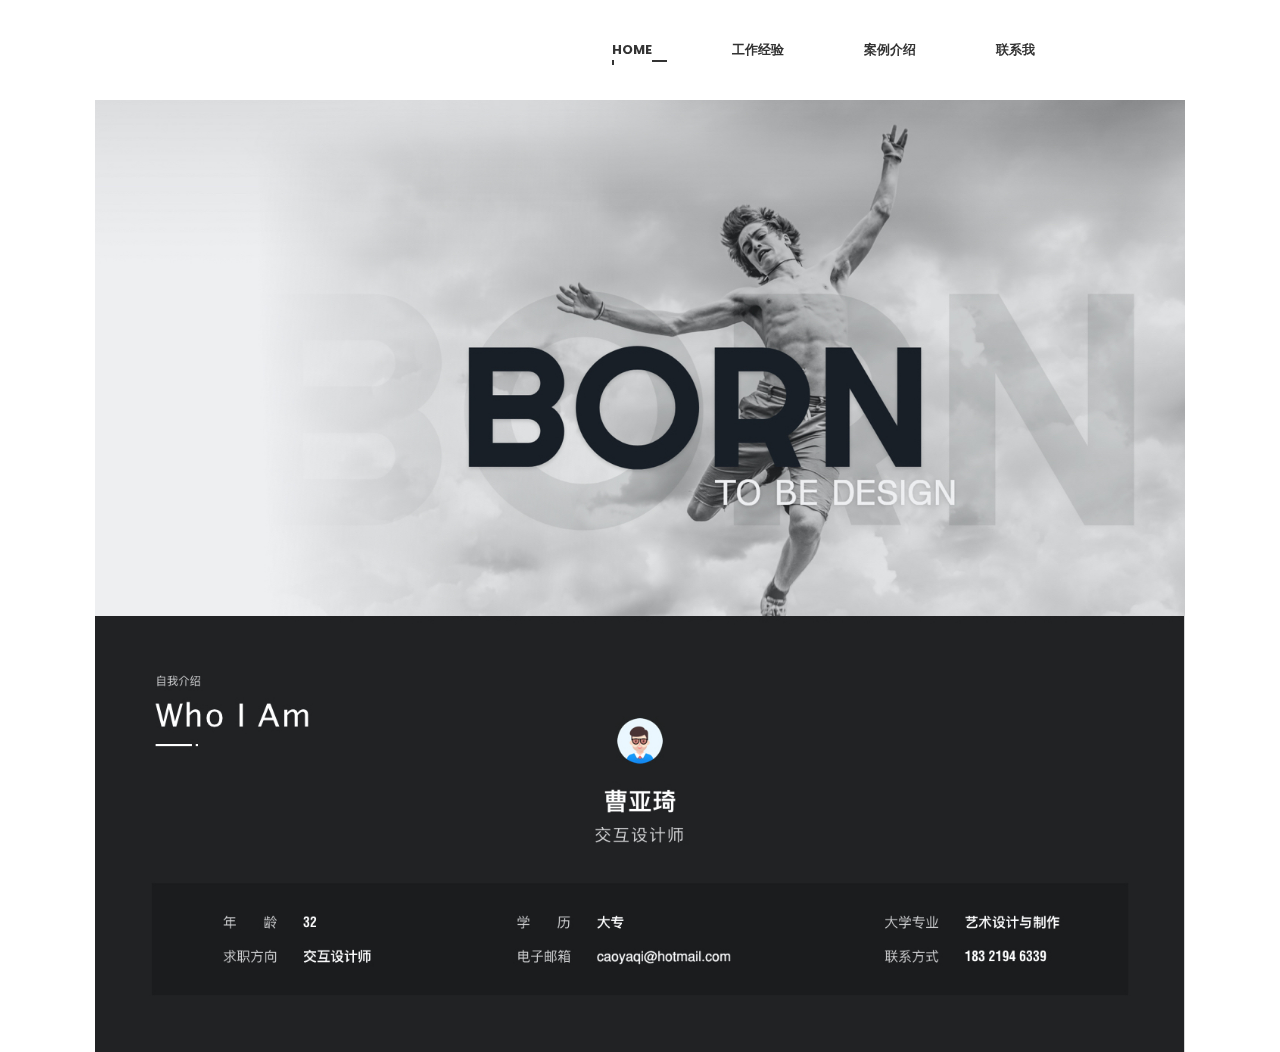
<file: index.html>
﻿<!DOCTYPE html>
<html dir="ltr" lang="en-US">

<head>
	<!-- Document Meta
    ============================================= -->
	<meta charset="utf-8">
	<meta http-equiv="X-UA-Compatible" content="IE=edge">
	<!--IE Compatibility Meta-->
	<meta name="author" content="zytheme" />
	<meta name="viewport" content="width=device-width, initial-scale=1, maximum-scale=1" />
	<meta name="description" content="construction html5 template">
	<link href="assets/images/favicon/favicon.ico" rel="icon">

	<!-- Fonts
    ============================================= -->
	<link
		href="http://fonts.googleapis.com/css?family=Poppins:400,400i,500,500i,600,600i,700,700i%7CDroid+Serif:400,400i,700,700i%7CLora:400,400italic,700,700italic"
		rel="stylesheet" type="text/css">

	<!-- Stylesheets
    ============================================= -->
	<link href="assets/css/external.css" rel="stylesheet">
	<link href="assets/css/style.css" rel="stylesheet">
	<!-- HTML5 shim, for IE6-8 support of HTML5 elements. All other JS at the end of file. -->
	<!--[if lt IE 9]>
      <script src="assets/js/html5shiv.js"></script>
      <script src="assets/js/respond.min.js"></script>
    <![endif]-->

	<!-- Document Title
    ============================================= -->
	<title>首页</title>
</head>

<body>
	<div class="preloader">
		<div class="spinner">
			<div class="double-bounce1"></div>
			<div class="double-bounce2"></div>
		</div>
	</div>
	<!-- Document Wrapper
	============================================= -->
	<div id="wrapper" class="wrapper  clearfix ">
		<header id="navbar-spy" class="header header-1 head-common">
			<nav id="primary-menu" class="navbar navbar-expand-lg navbar-light">
				<div class="container-fluid container-p0">
					<!-- <a class="navbar-brand" href="index.html">
                <img src="assets/images/logo/logo-white.png" alt="celia template">
            </a> -->
					<button class="navbar-toggler" type="button" data-toggle="collapse" data-target="#navbarContent"
						aria-controls="navbarContent" aria-expanded="false" aria-label="Toggle navigation">
						<span class="navbar-toggler-icon"></span>
					</button>

					<!-- Collect the nav links, forms, and other content for toggling -->
					<div class="collapse navbar-collapse" id="navbarContent">
						<ul class="navbar-nav ml-auto">
							<!-- Home Menu -->
							<li class="has-dropdown mega-dropdown active">
								<a href="javascript:void(0);" >HOME</a>
								<!-- .mega-dropdown-menu end -->
							</li>
							<!-- li end -->


							<!-- li end -->

							<!-- Portfolio Menu -->
							<li class="has-dropdown mega-dropdown">
								<a href="workExperience.html" >工作经验</a>
							</li>

							<!-- Blog Menu-->
							<li class="has-dropdown">
								<a  href="javascript:void(0);"    data-toggle="dropdown" class="dropdown-toggle menu-item">案例介绍</a>
								<ul class="dropdown-menu">
									<li class="dropdown-submenu">
										<a href="caseIntroductiononToB.html">B端商家产品</a>
									</li>
									<li>
										<a href="caseIntroductiononToC.html">C端用户产品</a>

									</li>
								</ul>
							</li>
							<!-- li end -->

							<!-- shop Menu -->
							<li class="has-dropdown">
								<a  href="javascript:void(0);"    data-toggle="dropdown" class="dropdown-toggle menu-item"
									data-hover="shop">联系我</a>
								<ul class="dropdown-menu" style="border:0;">
									<li class="phone-li" style="height:auto;">
										<a  href="javascript:void(0);"    style="margin: 0;">
											<img src="imgs/phone-me.png" class="phone-me" />
										</a>
									</li>
								</ul>
							</li>
							<!-- li end -->

						</ul>

					</div>
					<!-- /.navbar-collapse -->
				</div>
				<!-- /.container -->
			</nav>
		</header>
		<!-- Page Title #1
============================================= -->
		<section id="page-title" class="page-title page-wrap">
			<div class="container-fluid bg-overlay  my-container-fluid">
			</div><!-- .container end -->
		</section><!-- #page-title end -->


	</div><!-- #wrapper end -->
	<!-- Footer Scripts
============================================= -->
	<script src="assets/js/jquery-3.3.1.min.js"></script>
	<script src="assets/js/plugins.js"></script>
	<script src="assets/js/functions.js"></script>
	<script src="assets/js/common.js"></script>

</body>

</html>
</file>
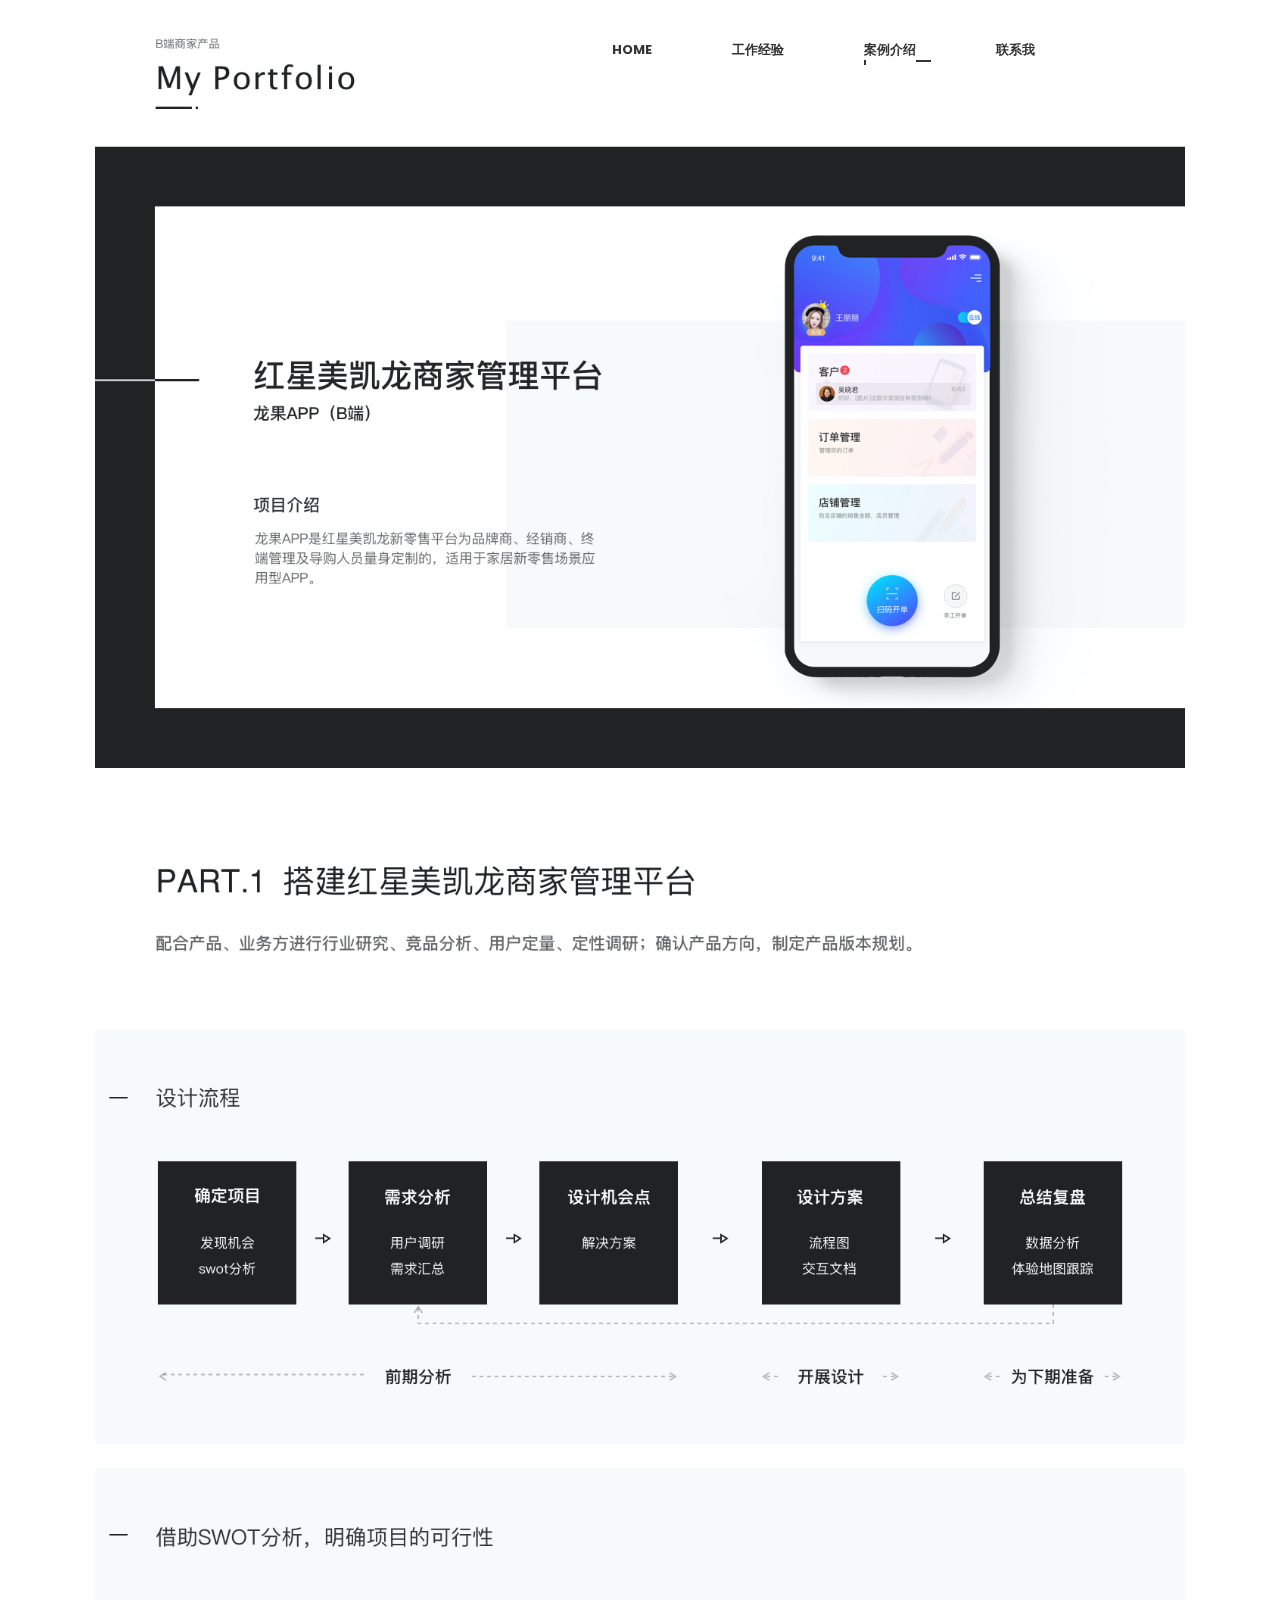
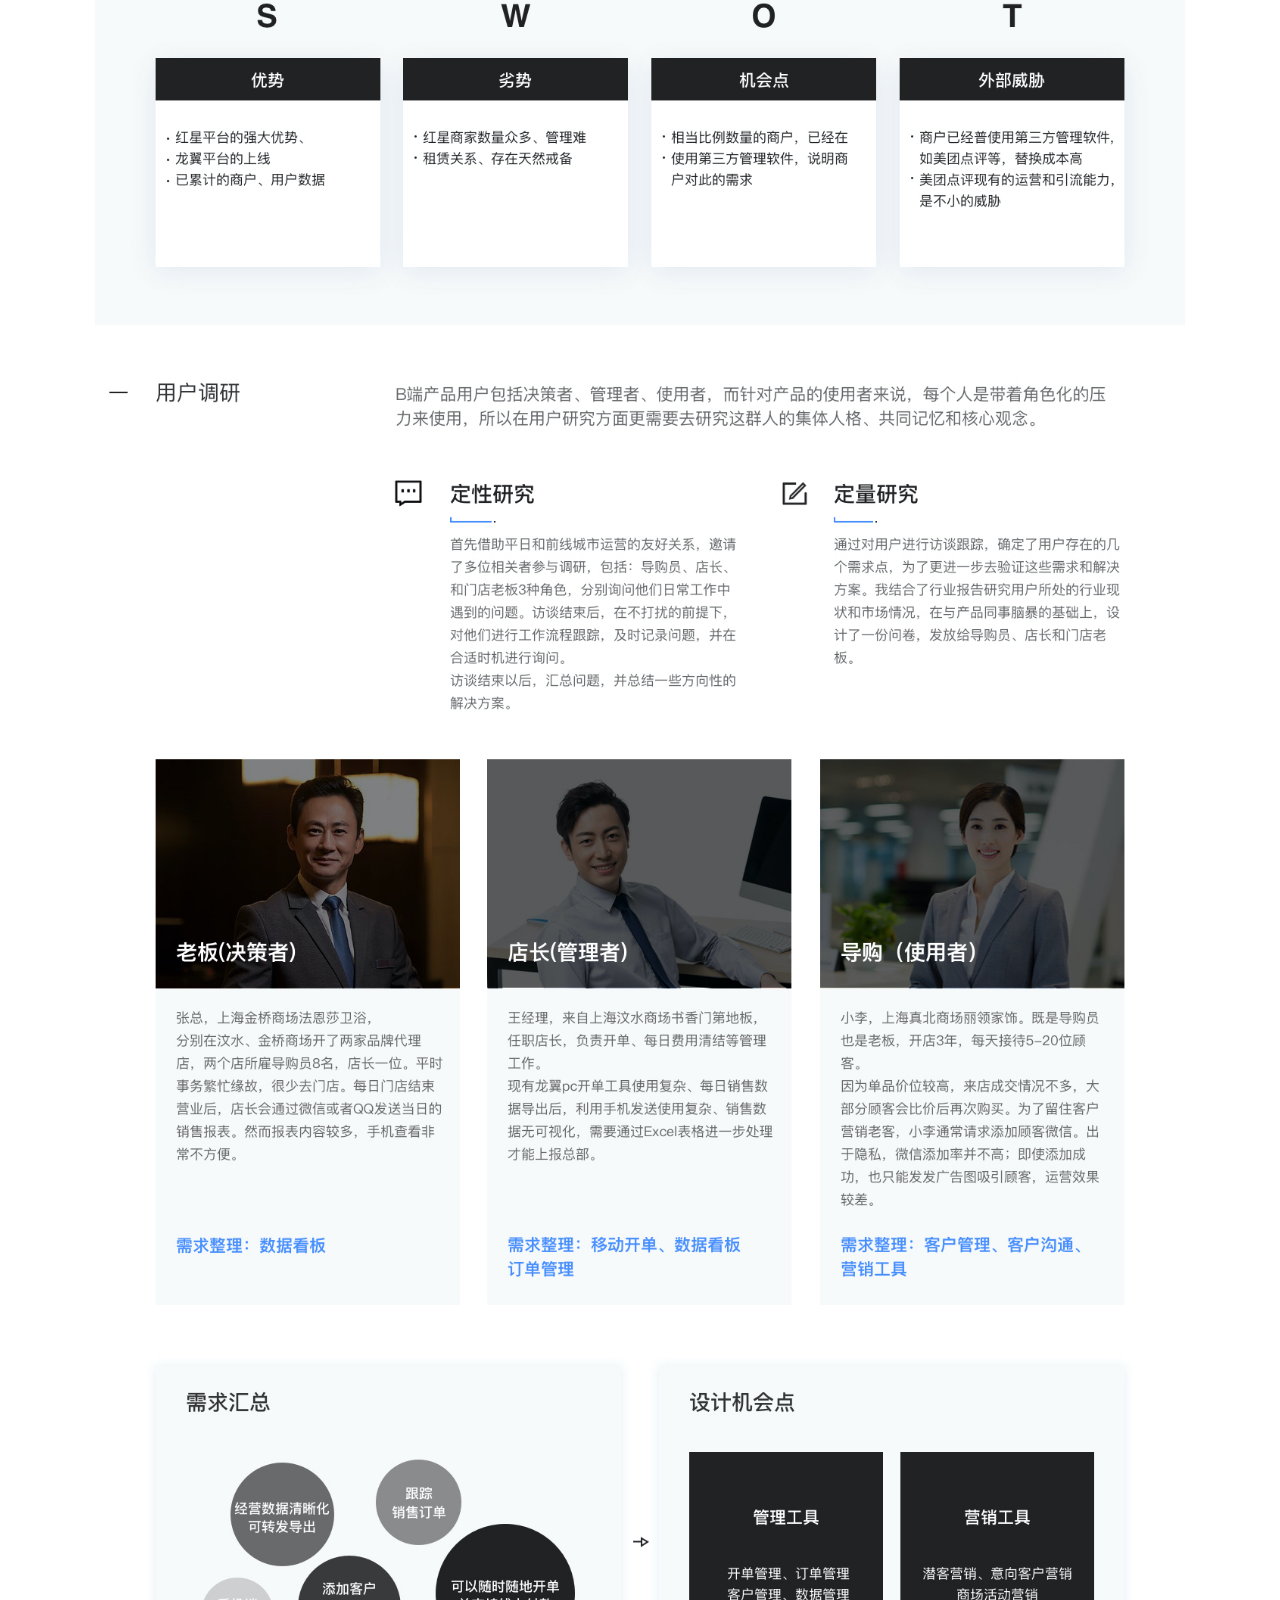
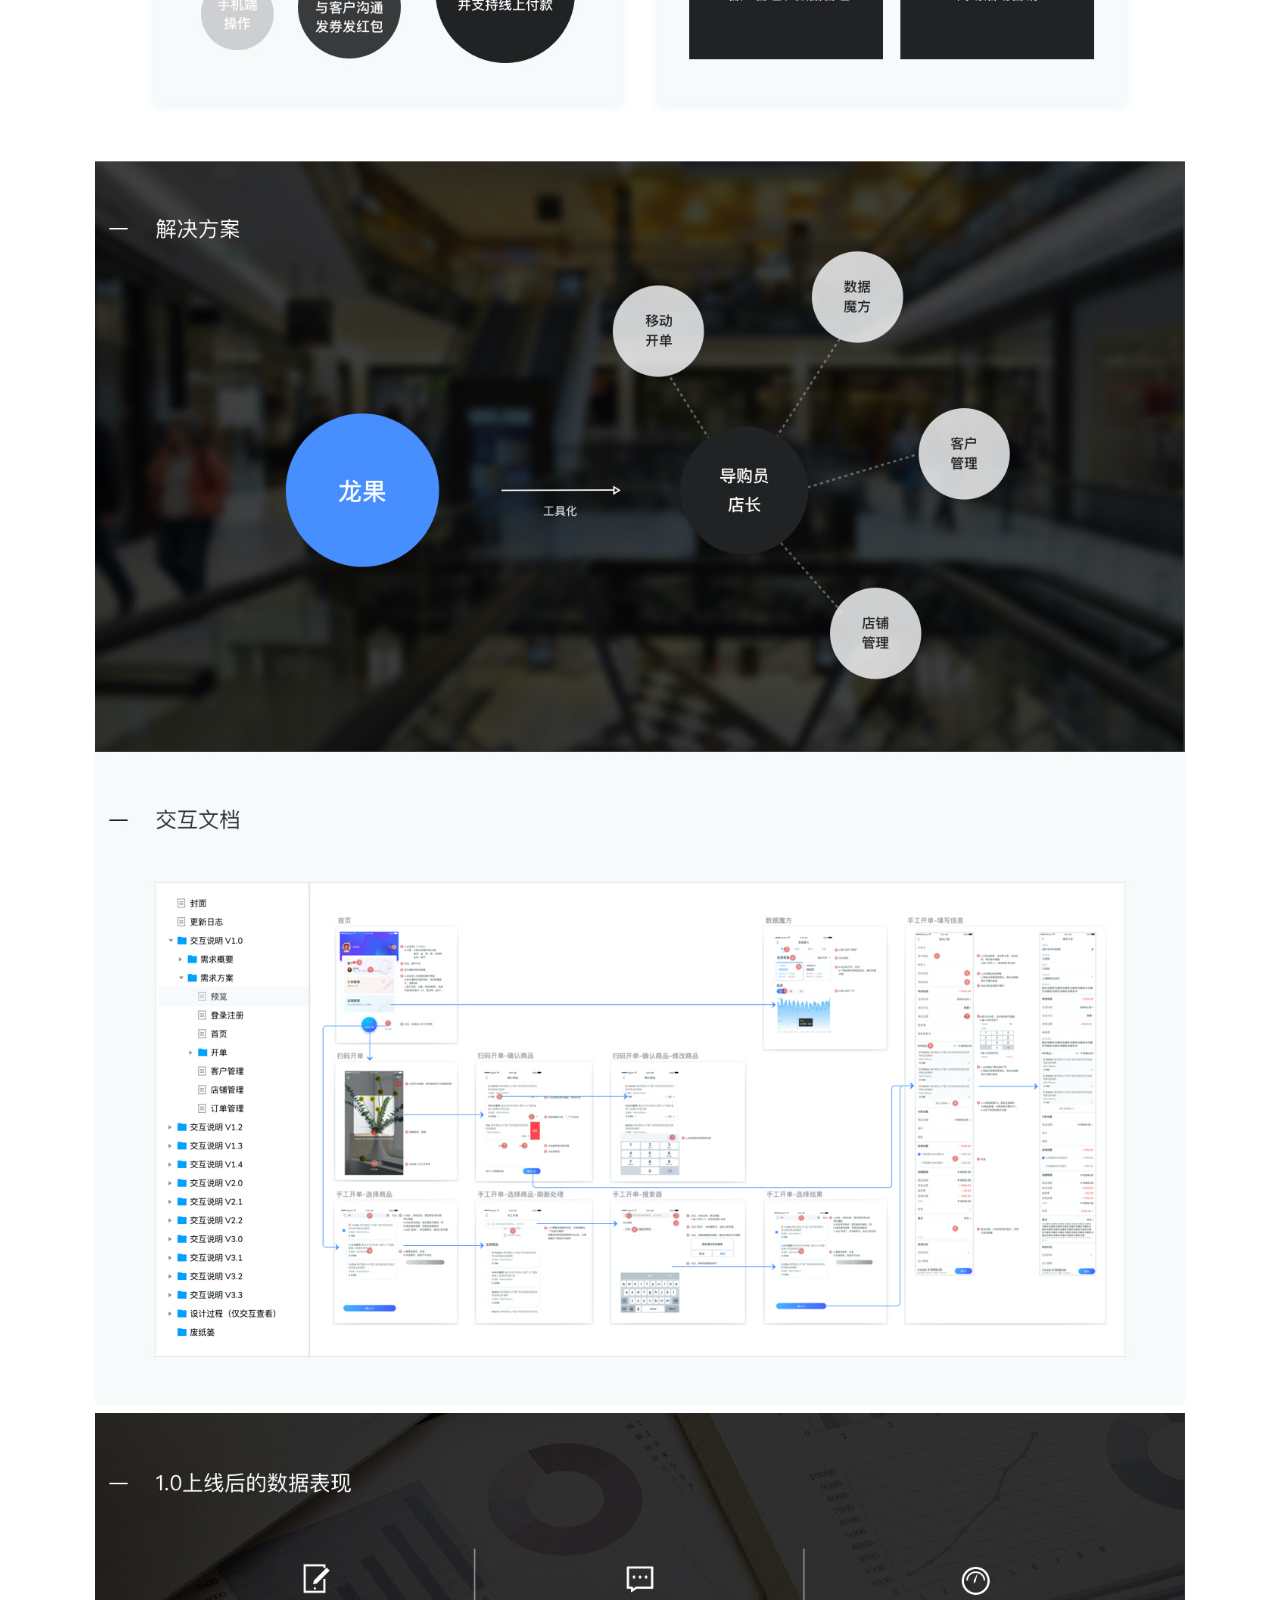
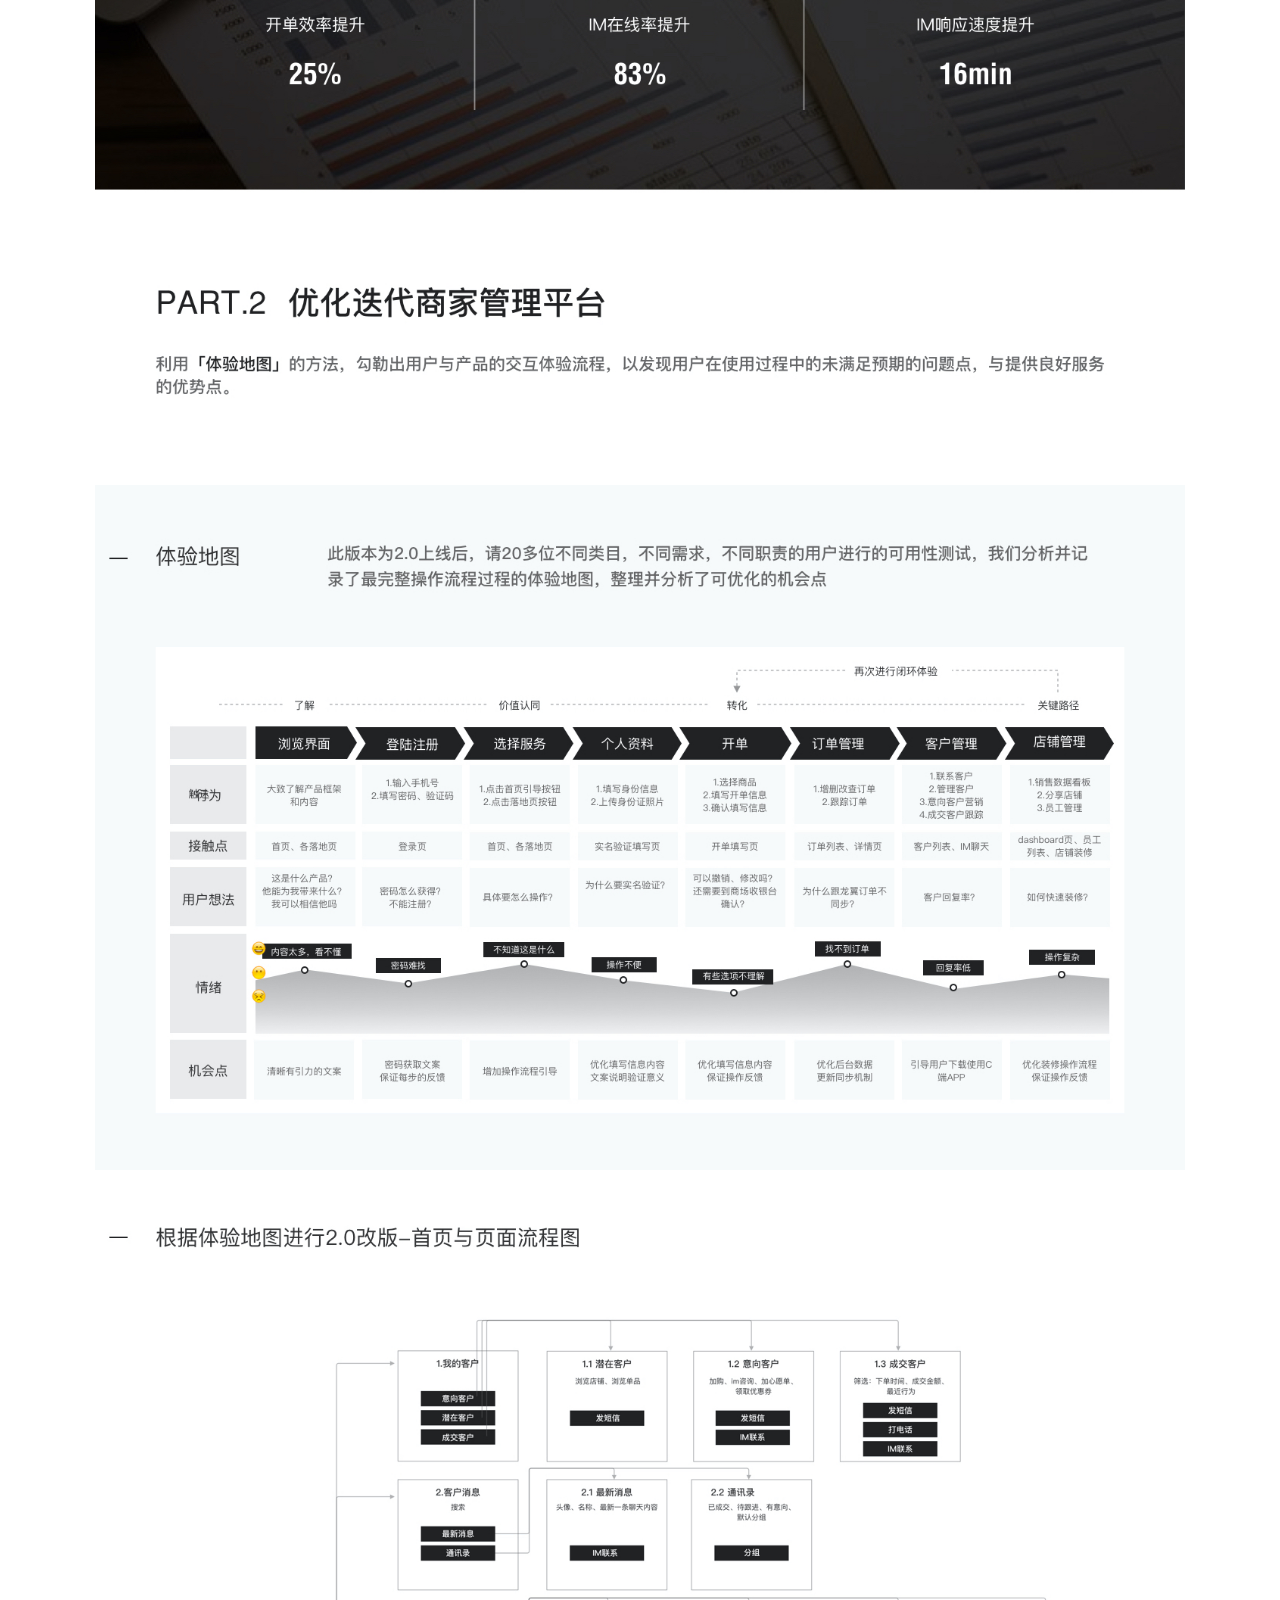
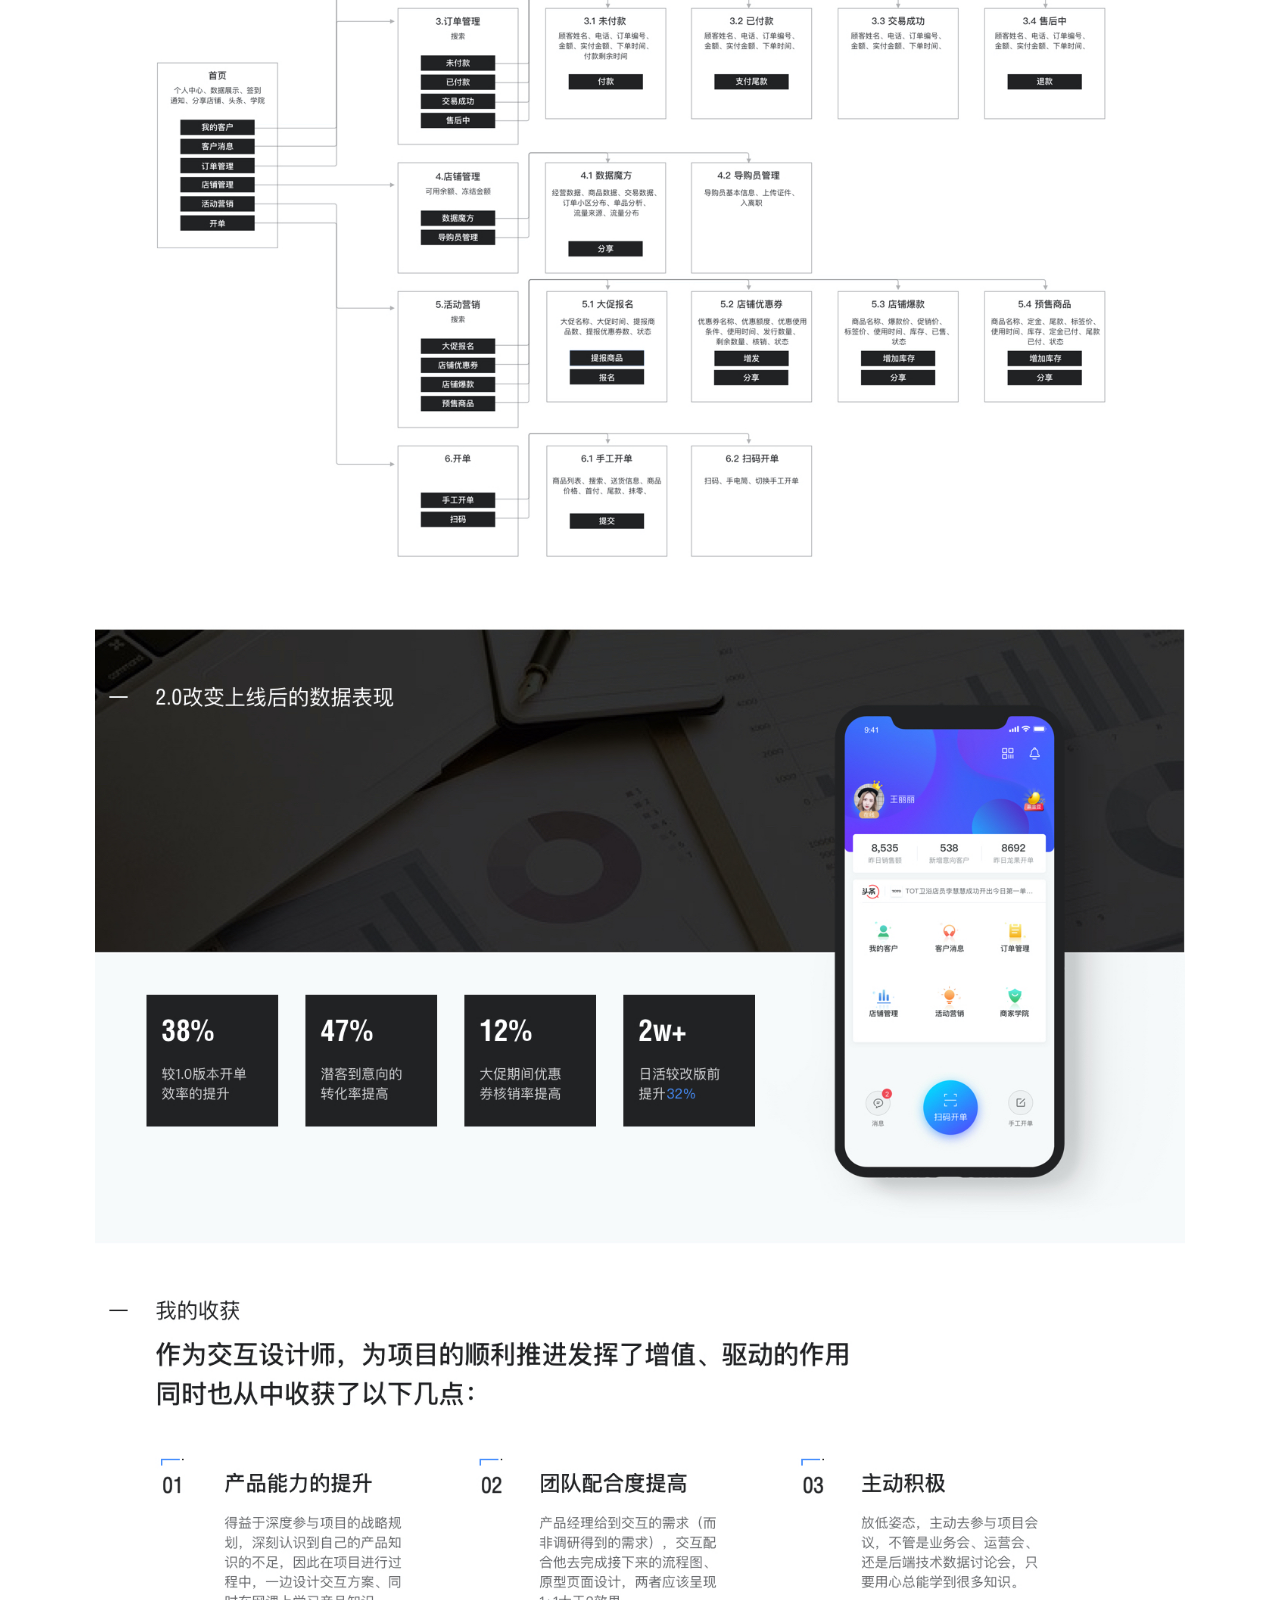
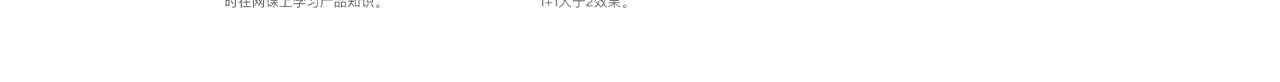
<file: caseIntroductiononToB.html>
﻿<!DOCTYPE html>
<html dir="ltr" lang="en-US">

<head>
	<!-- Document Meta
    ============================================= -->
	<meta charset="utf-8">
	<meta http-equiv="X-UA-Compatible" content="IE=edge">
	<!--IE Compatibility Meta-->
	<meta name="author" content="zytheme" />
	<meta name="viewport" content="width=device-width, initial-scale=1, maximum-scale=1" />
	<meta name="description" content="construction html5 template">
	<link href="assets/images/favicon/favicon.ico" rel="icon">

	<!-- Fonts
    ============================================= -->
	<link
		href="http://fonts.googleapis.com/css?family=Poppins:400,400i,500,500i,600,600i,700,700i%7CDroid+Serif:400,400i,700,700i%7CLora:400,400italic,700,700italic"
		rel="stylesheet" type="text/css">

	<!-- Stylesheets
    ============================================= -->
	<link href="assets/css/external.css" rel="stylesheet">
	<link href="assets/css/style.css" rel="stylesheet">
	<!-- HTML5 shim, for IE6-8 support of HTML5 elements. All other JS at the end of file. -->
	<!--[if lt IE 9]>
      <script src="assets/js/html5shiv.js"></script>
      <script src="assets/js/respond.min.js"></script>
    <![endif]-->

	<!-- Document Title
    ============================================= -->
	<title>首页</title>
</head>

<body>
	<div class="preloader">
		<div class="spinner">
			<div class="double-bounce1"></div>
			<div class="double-bounce2"></div>
		</div>
	</div>
	<!-- Document Wrapper
	============================================= -->
	<div id="wrapper" class="wrapper clearfix">
		<header id="navbar-spy" class="header header-1 head-common">
			<nav id="primary-menu" class="navbar navbar-expand-lg navbar-light">
				<div class="container-fluid container-p0">
					<!-- <a class="navbar-brand" href="index.html">
                <img src="assets/images/logo/logo-white.png" alt="celia template">
            </a> -->
					<button class="navbar-toggler" type="button" data-toggle="collapse" data-target="#navbarContent"
						aria-controls="navbarContent" aria-expanded="false" aria-label="Toggle navigation">
						<span class="navbar-toggler-icon"></span>
					</button>

					<!-- Collect the nav links, forms, and other content for toggling -->
					<div class="collapse navbar-collapse" id="navbarContent">
						<ul class="navbar-nav ml-auto">
							<!-- Home Menu -->
							<li class="has-dropdown mega-dropdown ">
								<a href="index.html" >HOME</a>
								<!-- .mega-dropdown-menu end -->
							</li>
							<!-- li end -->


							<!-- li end -->

							<!-- Portfolio Menu -->
							<li class="has-dropdown mega-dropdown">
								<a href="workExperience.html" >工作经验</a>
							</li>

							<!-- Blog Menu-->
							<li class="has-dropdown active">
								<a  href="javascript:void(0);"    data-toggle="dropdown" class="dropdown-toggle menu-item">案例介绍</a>
								<ul class="dropdown-menu">
									<li class="dropdown-submenu">
										<a href="caseIntroductiononToB.html">B端商家产品</a>
									</li>
									<li>
										<a href="caseIntroductiononToC.html">C端用户产品</a>

									</li>
								</ul>
							</li>
							<!-- li end -->

							<!-- shop Menu -->
							<li class="has-dropdown">
								<a  href="javascript:void(0);"    data-toggle="dropdown" class="dropdown-toggle menu-item"
									data-hover="shop">联系我</a>
								<ul class="dropdown-menu" style="border:0;">
									<li class="phone-li" style="height:auto;">
										<a  href="javascript:void(0);"    style="margin: 0;">
											<img src="imgs/phone-me.png" class="phone-me" />
										</a>
									</li>
								</ul>
							</li>
							<!-- li end -->

						</ul>

					</div>
					<!-- /.navbar-collapse -->
				</div>
				<!-- /.container -->
			</nav>
		</header>
		<!-- Page Title #1
============================================= -->
		<section id="page-title" class="page-title">
			<div class="container-fluid bg-overlay  my-container-fluid">
			</div><!-- .container end -->
		</section><!-- #page-title end -->


	</div><!-- #wrapper end -->
	<!-- Footer Scripts
============================================= -->
	<script src="assets/js/jquery-3.3.1.min.js"></script>
	<script src="assets/js/plugins.js"></script>
	<script src="assets/js/functions.js"></script>
	<script src="assets/js/common.js"></script>

</body>

</html>
</file>
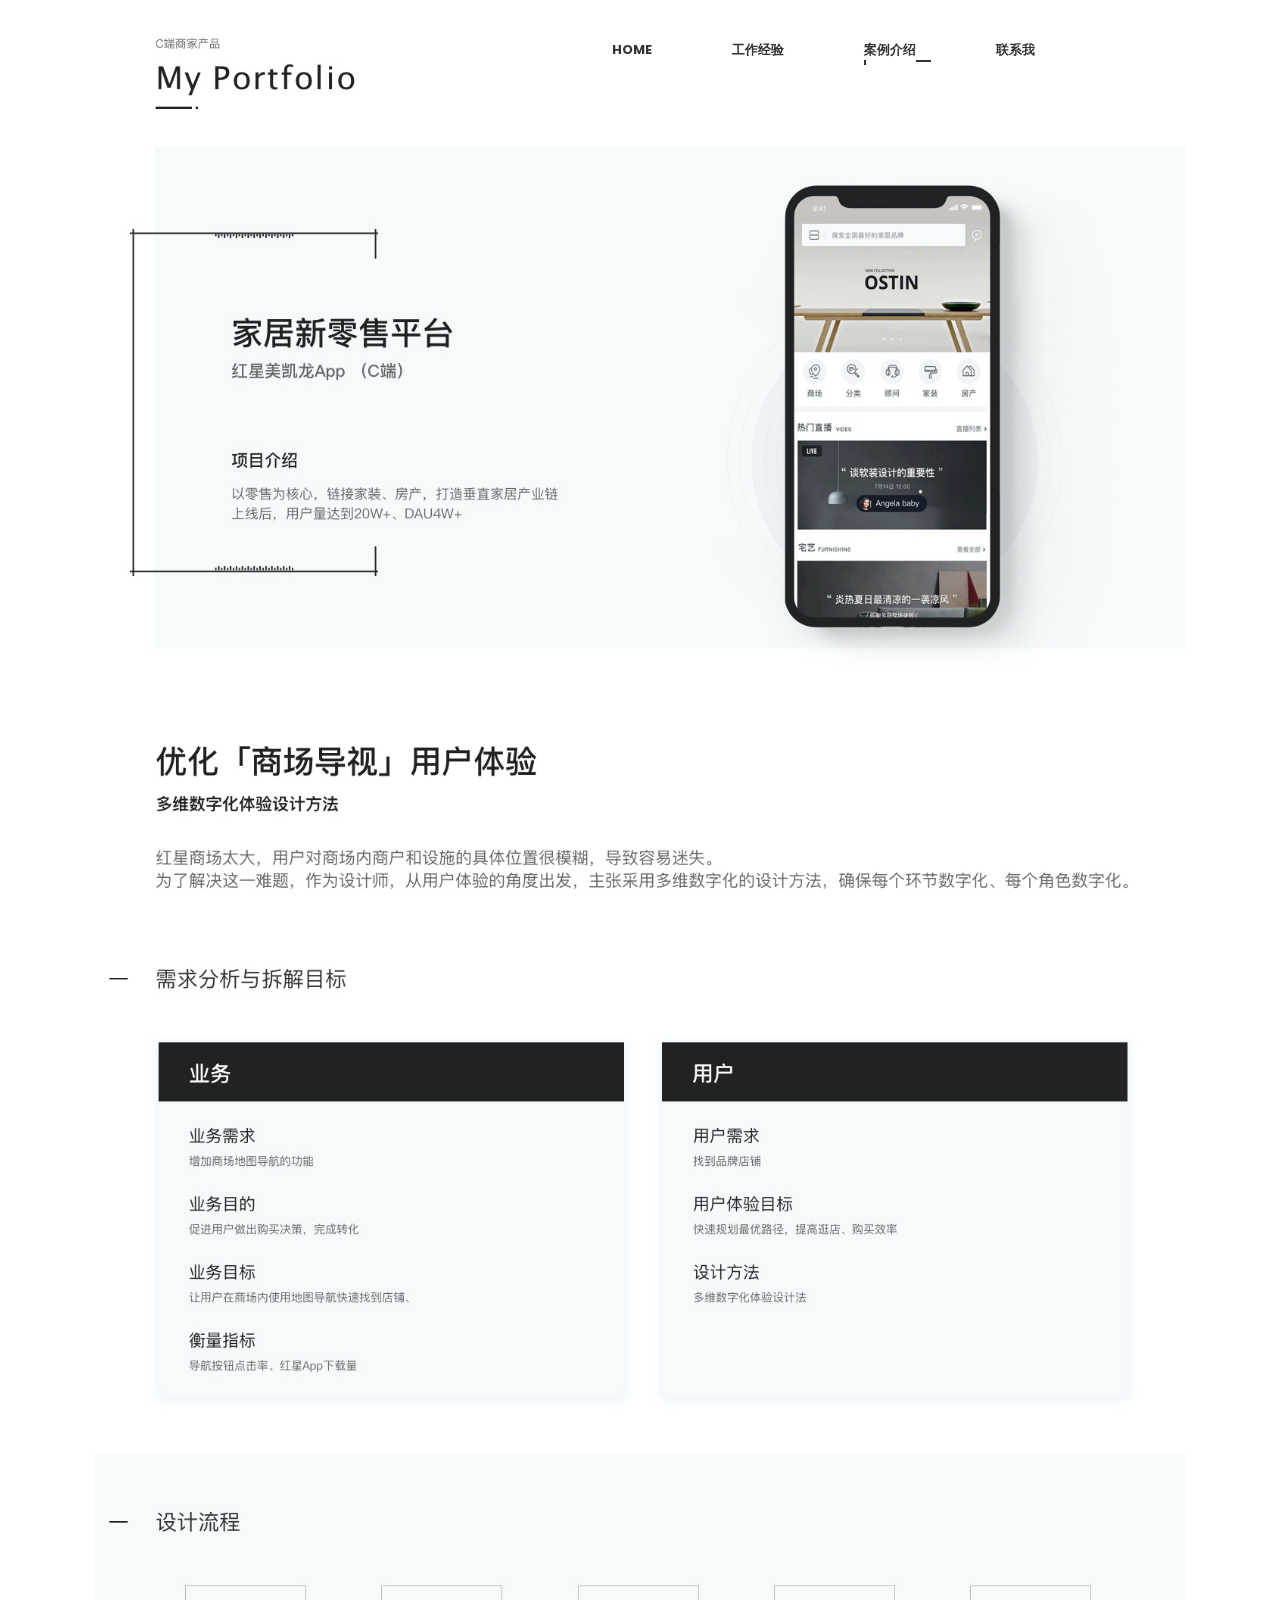
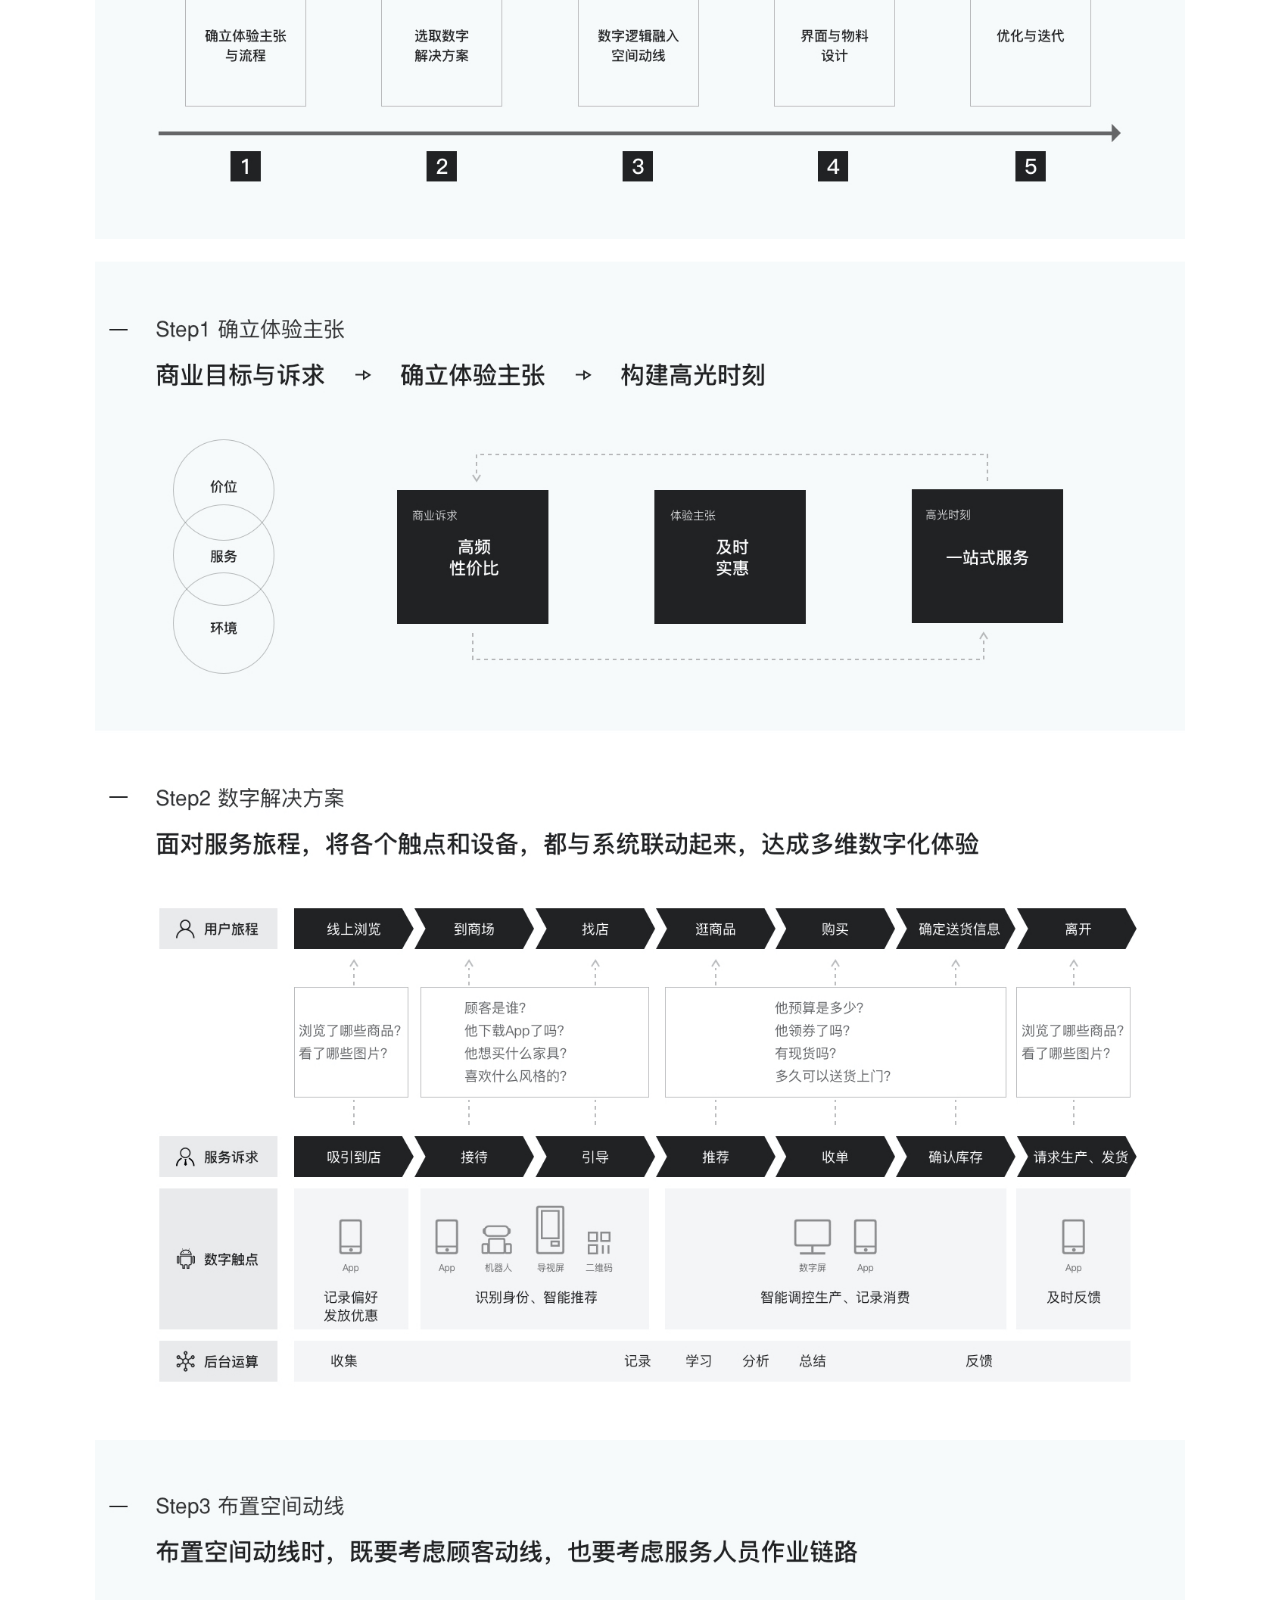
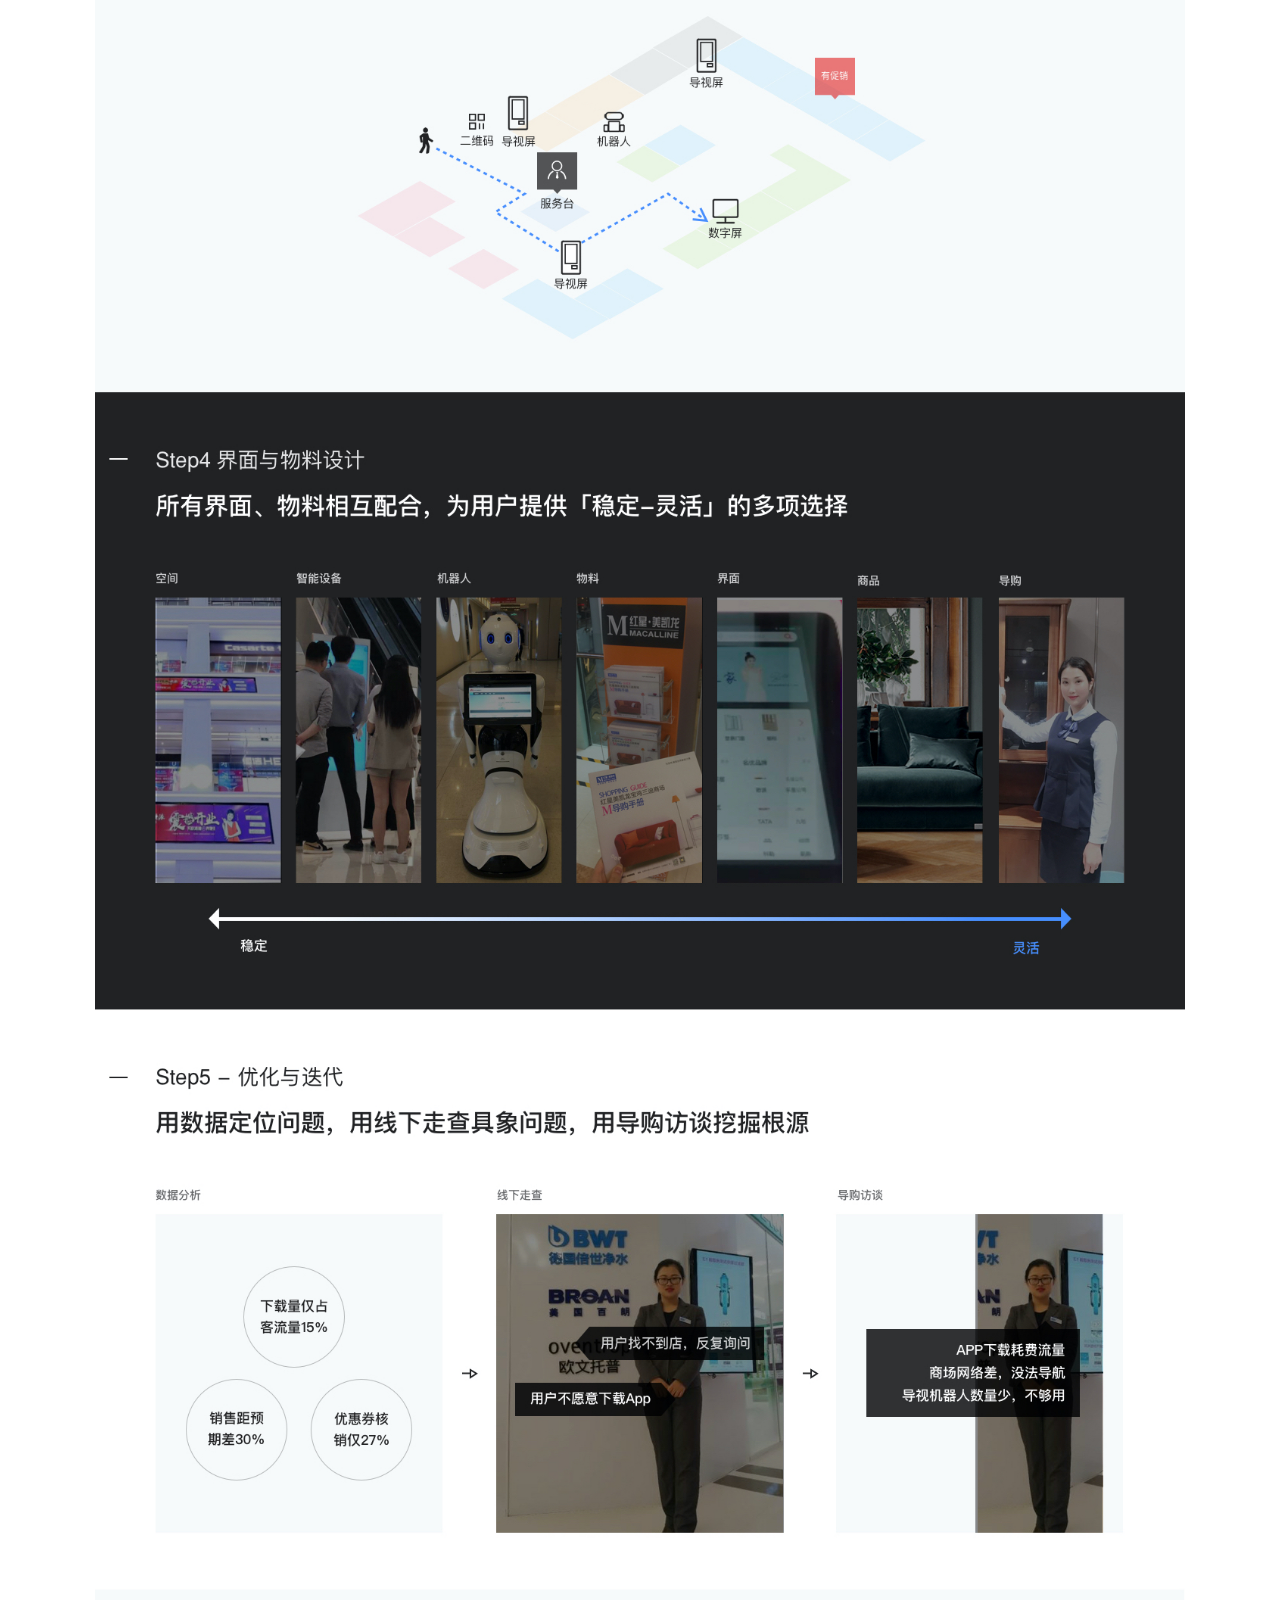
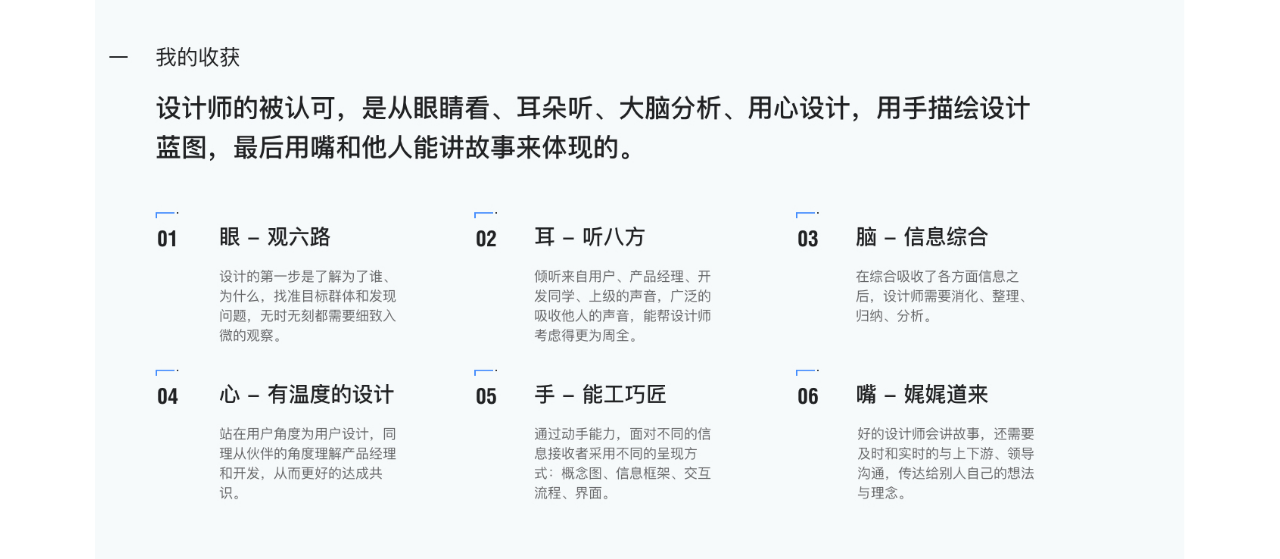
<file: caseIntroductiononToC.html>
﻿<!DOCTYPE html>
<html dir="ltr" lang="en-US">

<head>
	<!-- Document Meta
    ============================================= -->
	<meta charset="utf-8">
	<meta http-equiv="X-UA-Compatible" content="IE=edge">
	<!--IE Compatibility Meta-->
	<meta name="author" content="zytheme" />
	<meta name="viewport" content="width=device-width, initial-scale=1, maximum-scale=1" />
	<meta name="description" content="construction html5 template">
	<link href="assets/images/favicon/favicon.ico" rel="icon">
	<!-- Fonts
    ============================================= -->
	<link
		href="http://fonts.googleapis.com/css?family=Poppins:400,400i,500,500i,600,600i,700,700i%7CDroid+Serif:400,400i,700,700i%7CLora:400,400italic,700,700italic"
		rel="stylesheet" type="text/css">

	<!-- Stylesheets
    ============================================= -->
	<link href="assets/css/external.css" rel="stylesheet">
	<link href="assets/css/style.css" rel="stylesheet">
	<!-- HTML5 shim, for IE6-8 support of HTML5 elements. All other JS at the end of file. -->
	<!--[if lt IE 9]>
      <script src="assets/js/html5shiv.js"></script>
      <script src="assets/js/respond.min.js"></script>
    <![endif]-->

	<!-- Document Title
    ============================================= -->
	<title>首页</title>
</head>

<body>
	<div class="preloader">
		<div class="spinner">
			<div class="double-bounce1"></div>
			<div class="double-bounce2"></div>
		</div>
	</div>
	<!-- Document Wrapper
	============================================= -->
	<div id="wrapper" class="wrapper clearfix">
		<header id="navbar-spy" class="header header-1 head-common">
			<nav id="primary-menu" class="navbar navbar-expand-lg navbar-light">
				<div class="container-fluid container-p0">
					<!-- <a class="navbar-brand" href="index.html">
                <img src="assets/images/logo/logo-white.png" alt="celia template">
            </a> -->
					<button class="navbar-toggler" type="button" data-toggle="collapse" data-target="#navbarContent"
						aria-controls="navbarContent" aria-expanded="false" aria-label="Toggle navigation">
						<span class="navbar-toggler-icon"></span>
					</button>

					<!-- Collect the nav links, forms, and other content for toggling -->
					<div class="collapse navbar-collapse" id="navbarContent">
						<ul class="navbar-nav ml-auto">
							<!-- Home Menu -->
							<li class="has-dropdown mega-dropdown ">
								<a href="index.html" >HOME</a>
								<!-- .mega-dropdown-menu end -->
							</li>
							<!-- li end -->


							<!-- li end -->

							<!-- Portfolio Menu -->
							<li class="has-dropdown mega-dropdown">
								<a href="workExperience.html" >工作经验</a>
							</li>

							<!-- Blog Menu-->
							<li class="has-dropdown active">
								<a href="javascript:void(0);" data-toggle="dropdown" class="dropdown-toggle menu-item">案例介绍</a>
								<ul class="dropdown-menu">
									<li class="dropdown-submenu">
										<a href="caseIntroductiononToB.html">B端商家产品</a>
									</li>
									<li>
										<a href="caseIntroductiononToC.html">C端用户产品</a>

									</li>
								</ul>
							</li>
							<!-- li end -->

							<!-- shop Menu -->
							<li class="has-dropdown">
								<a href="javascript:void(0);" data-toggle="dropdown" class="dropdown-toggle menu-item"
									data-hover="shop">联系我</a>
								<ul class="dropdown-menu" style="border:0;">
									<li class="phone-li" style="height:auto;">
										<a href="javascript:void(0);" style="margin: 0;">
											<img src="imgs/phone-me.png" class="phone-me" />
										</a>
									</li>
								</ul>
							</li>
							<!-- li end -->

						</ul>

					</div>
					<!-- /.navbar-collapse -->
				</div>
				<!-- /.container -->
			</nav>
		</header>
		<!-- Page Title #1
============================================= -->
		<section id="page-title" class="page-title">
			<div class="container-fluid bg-overlay  my-container-fluid">
			</div><!-- .container end -->
		</section><!-- #page-title end -->


	</div><!-- #wrapper end -->
	<!-- Footer Scripts
============================================= -->
	<script src="assets/js/jquery-3.3.1.min.js"></script>
	<script src="assets/js/plugins.js"></script>
	<script src="assets/js/functions.js"></script>
	<script src="assets/js/common.js"></script>

</body>

</html>
</file>
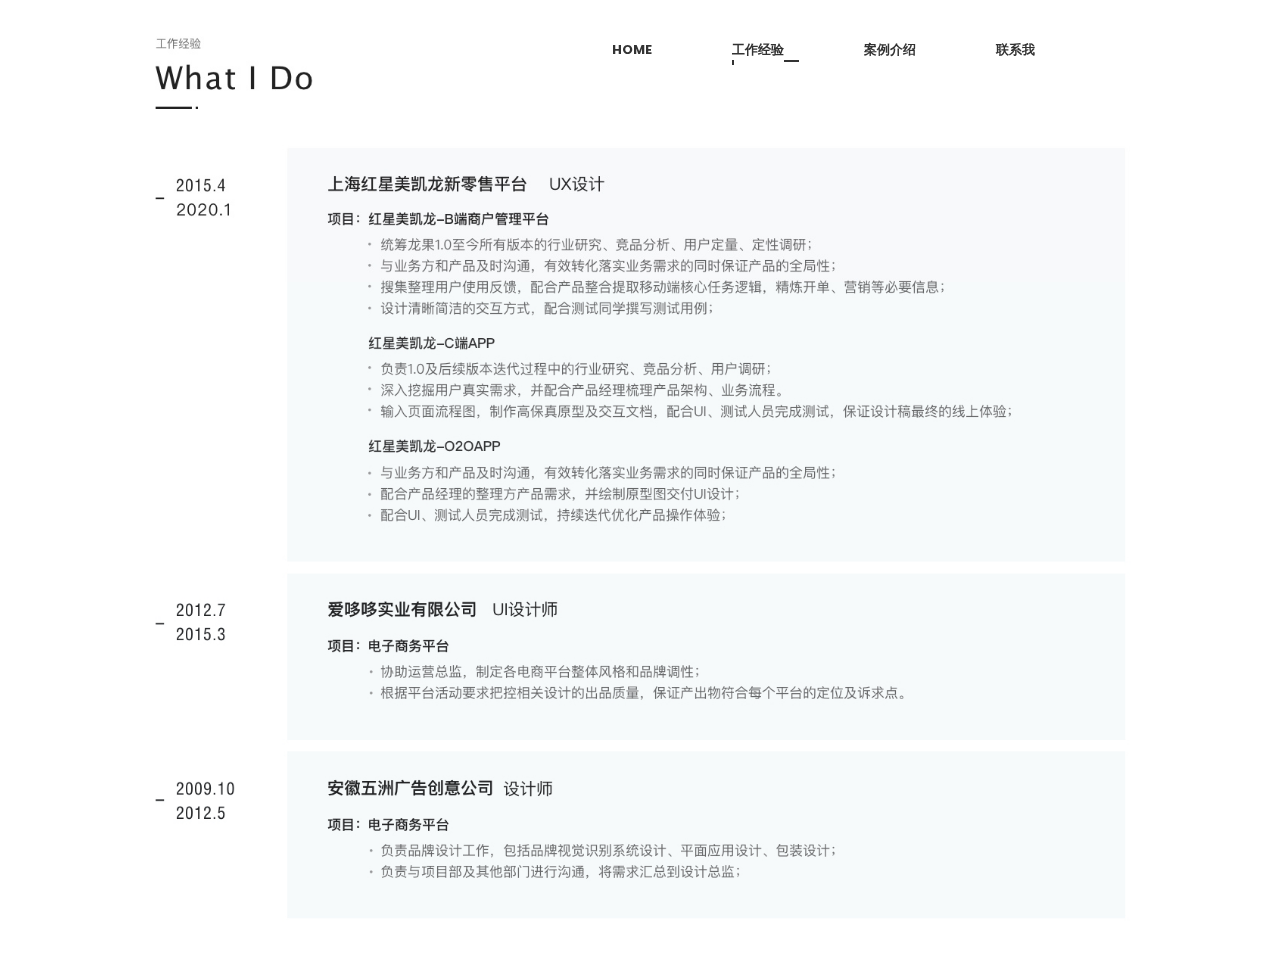
<file: workExperience.html>
﻿<!DOCTYPE html>
<html dir="ltr" lang="en-US">

<head>
	<!-- Document Meta
    ============================================= -->
	<meta charset="utf-8">
	<meta http-equiv="X-UA-Compatible" content="IE=edge">
	<!--IE Compatibility Meta-->
	<meta name="author" content="zytheme" />
	<meta name="viewport" content="width=device-width, initial-scale=1, maximum-scale=1" />
	<meta name="description" content="construction html5 template">
	<link href="assets/images/favicon/favicon.ico" rel="icon">

	<!-- Fonts
    ============================================= -->
	<link
		href="http://fonts.googleapis.com/css?family=Poppins:400,400i,500,500i,600,600i,700,700i%7CDroid+Serif:400,400i,700,700i%7CLora:400,400italic,700,700italic"
		rel="stylesheet" type="text/css">

	<!-- Stylesheets
    ============================================= -->
	<link href="assets/css/external.css" rel="stylesheet">
	<link href="assets/css/style.css" rel="stylesheet">
	<!-- HTML5 shim, for IE6-8 support of HTML5 elements. All other JS at the end of file. -->
	<!--[if lt IE 9]>
      <script src="assets/js/html5shiv.js"></script>
      <script src="assets/js/respond.min.js"></script>
    <![endif]-->

	<!-- Document Title
    ============================================= -->
	<title>首页</title>
</head>

<body>
	<div class="preloader">
		<div class="spinner">
			<div class="double-bounce1"></div>
			<div class="double-bounce2"></div>
		</div>
	</div>
	<!-- Document Wrapper
	============================================= -->
	<div id="wrapper" class="wrapper clearfix">
		<header id="navbar-spy" class="header header-1 head-common">
			<nav id="primary-menu" class="navbar navbar-expand-lg navbar-light">
				<div class="container-fluid container-p0">
					<!-- <a class="navbar-brand" href="index.html">
                <img src="assets/images/logo/logo-white.png" alt="celia template">
            </a> -->
					<button class="navbar-toggler" type="button" data-toggle="collapse" data-target="#navbarContent"
						aria-controls="navbarContent" aria-expanded="false" aria-label="Toggle navigation">
						<span class="navbar-toggler-icon"></span>
					</button>

					<!-- Collect the nav links, forms, and other content for toggling -->
					<div class="collapse navbar-collapse" id="navbarContent">
						<ul class="navbar-nav ml-auto">
							<!-- Home Menu -->
							<li class="has-dropdown mega-dropdown">
								<a href="index.html" >HOME</a>
								<!-- .mega-dropdown-menu end -->
							</li>
							<!-- li end -->


							<!-- li end -->

							<!-- Portfolio Menu -->
							<li class="has-dropdown mega-dropdown active">
								<a href="javascript:void(0);" >工作经验</a>
							</li>

							<!-- Blog Menu-->
							<li class="has-dropdown">
								<a  href="javascript:void(0);"    data-toggle="dropdown" class="dropdown-toggle menu-item">案例介绍</a>
								<ul class="dropdown-menu">
									<li class="dropdown-submenu">
										<a href="caseIntroductiononToB.html">B端商家产品</a>
									</li>
									<li>
										<a href="caseIntroductiononToC.html">C端用户产品</a>

									</li>
								</ul>
							</li>
							<!-- li end -->

							<!-- shop Menu -->
							<li class="has-dropdown">
								<a  href="javascript:void(0);"    data-toggle="dropdown" class="dropdown-toggle menu-item"
									data-hover="shop">联系我</a>
								<ul class="dropdown-menu" style="border:0;">
									<li class="phone-li" style="height:auto;">
										<a href="javascript:void(0);" style="margin: 0;">
											<img src="imgs/phone-me.png" class="phone-me" />
										</a>
									</li>
								</ul>
							</li>
							<!-- li end -->

						</ul>

					</div>
					<!-- /.navbar-collapse -->
				</div>
				<!-- /.container -->
			</nav>
		</header>
		<!-- Page Title #1
============================================= -->
		<section id="page-title" class="page-title">
			<div class="container-fluid bg-overlay  my-container-fluid">
		
			</div><!-- .container end -->
		</section><!-- #page-title end -->


	</div><!-- #wrapper end -->
	<!-- Footer Scripts
============================================= -->
	<script src="assets/js/jquery-3.3.1.min.js"></script>
	<script src="assets/js/plugins.js"></script>
	<script src="assets/js/functions.js"></script>
	<script src="assets/js/common.js"></script>

</body>

</html>
</file>
<file: assets/css/style.css>
/*-----------------------------------------------------------------------------------

	Theme Name: Celia
	Description: Celia is a pixel perfect creative multi purpose html5 tempalte  based on designed with great attention to details, flexibility and performance. It is ultra professional, smooth and sleek, with a clean modern layout.
	Author: zytheme
	���ྫƷBootstrapģ������ʣ�http://www.bootstrapmb.com
	Version: 1.0

-----------------------------------------------------------------------------------*/
/*!
// Contents
// ------------------------------------------------>

  1.  Global Styles
 2.  Typography
 3.	 Blockquotes
 4.	 List
 5.	 Colors
 6.	 Hepers
 7.	 Background
 8.	 Buttons
 9.	 Forms
 10. Icons
 11. Media
 12. Tabs
 13. Accordions
 14. Heading
 15. Page Title
 16. Pagination
 17. Columns
 18. Alerts
 19. Backtop
 20. Social
 21. Loading
 22. Header
 23. Menu
 24. Hero
 25. shortcode
 26. Team
 27. Testimonial
 28. Services
 29. Portfolio
 30. Feature
 31. Call To Action
 32. Counter
 33. Pricing Tables
 34. Blog
 35. Shop
 36. Contact
 37. Sidebar
 38. Footer
 39. 404
 40. Soon
 41. Maintenance
 42. faQs
 43. Login
 44. Process
 45. Clients
 46. Skills
 47. Landing
 48. Side Nav
 49. Layout Boxed
 50. Layout Split

/*
WARNING! DO NOT EDIT THIS FILE!

To make it easy to update your theme, you should not edit the styles in this file. Instead use 
the custom.css file to add your styles. You can copy a style from this file and paste it in 
custom.css and it will override the style in this file. You have been warned! :)
*/
/*
NOTES! QUICK SEARCH IN THIS FIKE!

To make it easy to search about class or section, you do not need scroll in this file. Instead use 
use [ CTR + F ] and type [ SECTION NAME ] or [ .class-name ] You can find it quickly and save your time. You have been noted! :)
*/
/*------------------------------------*\
    #RESET
\*------------------------------------*/
*,
h1,
h2,
h3,
h4,
h5,
h6,
p,
ul,
a,
dl,
dt,
dd,
ol,
ul,
li {
	margin: 0;
	padding: 0;
}

*,
:active,
:focus {
	outline: none !important;
}

ul,
ol {
	list-style: none;
}

textarea {
	resize: none;
}

::selection {
	text-shadow: none;
}
::-moz-selection {
 text-shadow: none;
}
::-webkit-selection {
 text-shadow: none;
}

.form-control {
	-moz-box-shadow: none;
	-webkit-box-shadow: none;
	box-shadow: none;
}

.form-control:focus {
	-moz-box-shadow: none;
	-webkit-box-shadow: none;
	box-shadow: none;
}

.nav-tabs .nav-item {
	margin-bottom: 0;
}

/*------------------------------------*\
    #BASE
\*------------------------------------*/
::selection {
	background: #ff7a5e;
	color: #ffffff;
}
::-moz-selection {
 background: #ff7a5e;
  /* Firefox */
  color: #ffffff;
}
::-webkit-selection {
 background: #ff7a5e;
  /* Safari */
  color: #ffffff;
}

html {
	font-size: 14px;
}

body {
	background-color: #ffffff;
	font-family: 'Droid Serif', serif;
	font-size: 14px;
	font-weight: 400;
	color: #9b9b9b;
	line-height: 1.5;
	margin: 0;
}

.wrapper {
	background-color: #ffffff;
	padding: 0 80px;
	overflow-x: hidden;
}

/* Custom, iPhone Retina */
@media only screen and (min-width: 320px) and (max-width: 991px) {

.wrapper {
	padding: 0;
}
}

a {
	-webkit-transition: all 0.3s ease;
	-moz-transition: all 0.3s ease;
	-o-transition: all 0.3s ease;
	transition: all 0.3s ease;
	color: #ff7a5e;
}

a:hover {
	color: #ff502b;
	text-decoration: none;
}

a:focus {
	color: #ff502b;
	text-decoration: none;
}

a:active {
	color: #ff502b;
	text-decoration: none;
}

p,
pre,
ul,
ol,
dl,
dd,
blockquote,
address,
table,
fieldset,
form {
	margin-bottom: 20px;
}

button,
button:focus,
.btn,
.btn:focus,
.btn-primary:not(:disabled):not(.disabled).active:focus,
.btn-primary:not(:disabled):not(.disabled):active:focus,
.show > .btn-primary.dropdown-toggle:focus,
.btn-secondary:not(:disabled):not(.disabled).active:focus,
.btn-secondary:not(:disabled):not(.disabled):active:focus,
.show > .btn-secondary.dropdown-toggle:focus {
	box-shadow: none;
	outline: none;
}

section {
	padding-top: 100px;
	padding-bottom: 100px;
	overflow: hidden;
}

@media only screen and (max-width: 767px) {

section {
	padding-top: 60px;
	padding-bottom: 60px;
}
}

/*------------------------------------*\
    #TYPOGRAPHY
\*------------------------------------*/
h1,
h2,
h3,
h4,
h5,
h6,
.h1,
.h2,
.h3,
.h4,
.h5,
.h6 {
	color: #222222;
	font-family: 'Poppins', sans-serif;
	font-weight: 700;
	margin: 0 0 20px 0;
}

h1,
.h1 {
	font-size: 32px;
	line-height: 1;
}

h2,
.h2 {
	font-size: 28px;
	line-height: 1;
}

h3,
.h3 {
	font-size: 25px;
	line-height: 1;
}

h4,
.h4 {
	font-size: 22px;
	line-height: 1;
}

h5,
.h5 {
	font-size: 18px;
	line-height: 1;
}

h6,
.h6 {
	font-size: 14px;
	line-height: 1;
}

p {
	font-family: 'Droid Serif', serif;
	color: #9b9b9b;
	font-size: 14px;
	font-weight: 400;
	line-height: 22px;
}

.lead {
	font-size: 16px;
	line-height: 1.8;
}

.fz-50 {
	font-size: 50px !important;
}

/*------------------------------------*\
    #Blockquote
\*------------------------------------*
/* quotes style */
blockquot,
.blockquote {
	font-size: 20px;
	font-family: 'Droid Serif', serif;
	font-style: italic;
	line-height: 28px;
	font-weight: 500;
	padding: 30px 0 30px 30px;
}

.quote-author {
	display: block;
	font-size: 13px;
	font-style: normal;
	font-weight: 400;
	margin-top: 20px;
	line-height: 28px;
	color: #222222;
}

.blockquote-1 {
	border-left: 6px solid #222222;
	color: #9b9b9b;
}

.blockquote-3,
.blockquote-4 {
	padding-right: 30px;
}

.blockquote-2,
.blockquote-3,
.blockquote-4 {
	border-left: none;
}

.blockquote-2:before {
	content: "\f10d";
	font-family: fontawesome;
	font-size: 16px;
	position: absolute;
	top: 0;
	left: 0;
	color: #222222;
	line-height: 1.8;
}

.blockquote-2:after {
	content: "\f10e";
	font-family: fontawesome;
	font-size: 16px;
	color: #222222;
	position: absolute;
	right: 0;
	bottom: 0;
	line-height: 1.8;
}

.blockquote-3 {
	color: #ff7a5e;
	background-color: #f9f9f9;
	-webkit-border-radius: 0;
	-moz-border-radius: 0;
	border-radius: 0;
}

.blockquote-4 .quote-author {
	color: #9b9b9b;
}

.blockquote-4 {
	color: #ffffff;
	background-color: #222222;
	-webkit-border-radius: 5px;
	-moz-border-radius: 5px;
	border-radius: 5px;
}

/*------------------------------------*\
    #Icon List
\*------------------------------------*/
ul.list {
	padding: 0;
	font-size: 13px;
	list-style-type: none;
}

ul.list li {
	font-size: 13px;
	font-weight: 400;
	line-height: 30px;
}

ul.icon-list li i {
	font-size: 15px;
	font-weight: 400;
	line-height: 30px;
	margin-right: 10px;
	color: #222222;
}

ul.number-list li {
	line-height: 33px;
}

ul.number-list li span {
	font-size: 13px;
	font-weight: 700;
	line-height: 30px;
	margin-right: 15px;
	color: #222222;
}

ul.dot-list li i {
	font-size: 7px;
	font-weight: 400;
	line-height: 30px;
	margin-right: 19px;
	color: #222222;
}

/*------------------------------------*\
    #COLORS
\*------------------------------------*/
.color-heading {
	color: #222222 !important;
}

.color-theme {
	color: #ff7a5e !important;
}

.color-white {
	color: #ffffff !important;
}

.color-gray {
	color: #f9f9f9 !important;
}

/*------------------------------------*\
    #HELPER CLASSES
\*------------------------------------*/
/* Typography Helpers */
.text-uppercase {
	text-transform: uppercase;
}

.text-capitalize {
	text-transform: capitalize;
}

.text-lowercase {
	text-transform: lowercase;
}

.text-normal {
	text-transform: inherit;
}

.text-right {
	text-align: right;
}

.text-left {
	text-align: left;
}

.text-center {
	text-align: center;
}

.text-just {
	text-align: justify;
}

@media only screen and (min-width: 320px) and (max-width: 767px) {

.text-center-xs {
	text-align: center !important;
}

.text-left-xs {
	text-align: left;
}

.text-right-xs {
	text-align: right;
}

.pull-none-xs {
	float: none;
	text-align: center !important;
}
}

@media only screen and (min-width: 768px) and (max-width: 991px) {

.text-center-sm {
	text-align: center !important;
}

.text-left-sm {
	text-align: left;
}

.text-right-sm {
	text-align: right;
}

.pull-none-sm {
	float: none;
	text-align: center !important;
}
}

.text-bold {
	font-weight: bold;
}

.text-italic {
	font-weight: italic;
}

.text-regular {
	font-weight: normal;
}

.text-underline {
	text-decoration: underline;
}

.text-break-word {
	word-wrap: break-word;
}

.text-no-wrap {
	white-space: nowrap;
}

.text-font-heading {
	font-family: 'Poppins', sans-serif;
}

.text-font-body {
	font-family: 'Droid Serif', serif;
}

.text-white {
	color: #ffffff;
}

.text-black {
	color: #222222;
}

.text-body {
	color: #9b9b9b;
}

/* Postion Helpers */
.pos-fixed {
	position: fixed;
}

.pos-relative {
	position: relative;
}

.pos-absolute {
	position: absolute;
}

.pos-static {
	position: static;
}

.pos-top {
	top: 0;
}

.pos-bottom {
	bottom: 0;
}

.pos-right {
	right: 0;
}

.pos-left {
	left: 0;
}

.pos-vertical-center {
	position: relative;
	top: 50%;
	-webkit-transform: perspective(1px) translateY(-50%);
	transform: perspective(1px) translateY(-50%);
}

.pos-vertical-bottom {
	position: relative;
	bottom: 50%;
	-webkit-transform: perspective(1px) translateY(50%);
	transform: perspective(1px) translateY(50%);
}

/* white spacing Helpers */
.m-0 {
	margin: 0;
}

.m-xs {
	margin: 10px;
}

.m-sm {
	margin: 20px;
}

.m-md {
	margin: 40px;
}

.m-lg {
	margin: 80px;
}

.mt-0 {
	margin-top: 0;
}

.mt-xs {
	margin-top: 10px;/* 10px */
}

.mt-sm {
	margin-top: 20px;/* 20px */
}

.mt-md {
	margin-top: 40px;/* 40px */
}

.mt-lg {
	margin-top: 80px;/* 80px */
}

.mt-30 {
	margin-top: 30px;
}

.mt-50 {
	margin-top: 50px;
}

.mt-60 {
	margin-top: 60px;
}

.mt-70 {
	margin-top: 70px;
}

.mt-100 {
	margin-top: 100px;
}

.mt-150 {
	margin-top: 150px;
}

.mb-0 {
	margin-bottom: 0 !important;
}

.mb-xs {
	margin-bottom: 10px;
}

.mb-sm {
	margin-bottom: 20px;
}

.mb-md {
	margin-bottom: 40px;
}

.mb-lg {
	margin-bottom: 80px;
}

.mb-20 {
	margin-bottom: 20px !important;
}

.mb-25 {
	margin-bottom: 25px !important;
}

.mb-30 {
	margin-bottom: 30px !important;
}

.mb-40 {
	margin-bottom: 40px !important;
}

.mb-50 {
	margin-bottom: 50px !important;
}

.mb-60 {
	margin-bottom: 60px;
}

.mb-70 {
	margin-bottom: 70px !important;
}

.mb-100 {
	margin-bottom: 100px;
}

.mb-150 {
	margin-bottom: 150px;
}

.mr-0 {
	margin-right: 0;
}

.mr-xs {
	margin-right: 10px;
}

.mr-sm {
	margin-right: 20px;
}

.mr-md {
	margin-right: 40px;
}

.mr-lg {
	margin-right: 80px;
}

.mr-30 {
	margin-right: 30px;
}

.mr-50 {
	margin-right: 50px;
}

.mr-60 {
	margin-right: 60px;
}

.mr-100 {
	margin-right: 100px;
}

.mr-150 {
	margin-right: 150px;
}

.ml-0 {
	margin-left: 0 !important;
}

.ml-xs {
	margin-left: 10px;
}

.ml-sm {
	margin-left: 20px;
}

.ml-md {
	margin-left: 40px;
}

.ml-lg {
	margin-left: 80px;
}

.ml-30 {
	margin-left: 30px;
}

.ml-50 {
	margin-left: 50px;
}

.ml-60 {
	margin-left: 60px;
}

.ml-100 {
	margin-left: 100px;
}

.ml-150 {
	margin-left: 150px;
}

.p-0 {
	padding: 0;
}

.p-xs {
	padding: 10px;
}

.p-sm {
	padding: 20px;
}

.p-md {
	padding: 40px;
}

.p-lg {
	padding: 80px;
}

.pt-0 {
	padding-top: 0 !important;
}

.pt-xs {
	padding-top: 10px;
}

.pt-sm {
	padding-top: 20px;
}

.pt-md {
	padding-top: 40px;
}

.pt-lg {
	padding-top: 80px;
}

.pt-15 {
	padding-top: 15px !important;
}

.pt-20 {
	padding-top: 20px !important;
}

.pt-30 {
	padding-top: 30px !important;
}

.pt-50 {
	padding-top: 50px !important;
}

.pt-60 {
	padding-top: 60px !important;
}

.pt-80 {
	padding-top: 80px !important;
}

.pt-90 {
	padding-top: 90px !important;
}

.pt-100 {
	padding-top: 100px !important;
}

.pt-150 {
	padding-top: 150px !important;
}

.pb-0 {
	padding-bottom: 0 !important;
}

.pb-xs {
	padding-bottom: 10px;
}

.pb-sm {
	padding-bottom: 20px;
}

.pb-md {
	padding-bottom: 40px;
}

.pb-lg {
	padding-bottom: 80px;
}

.pb-30 {
	padding-bottom: 30px !important;
}

.pb-40 {
	padding-bottom: 40px;
}

.pb-50 {
	padding-bottom: 50px;
}

.pb-60 {
	padding-bottom: 60px;
}

.pb-70 {
	padding-bottom: 70px;
}

.pb-80 {
	padding-bottom: 80px;
}

.pb-90 {
	padding-bottom: 90px;
}

.pb-100 {
	padding-bottom: 100px;
}

.pb-150 {
	padding-bottom: 150px;
}

.pr-0 {
	padding-right: 0;
}

.pr-xs {
	padding-right: 10px;
}

.pr-sm {
	padding-right: 20px;
}

.pr-md {
	padding-right: 40px;
}

.pr-lg {
	padding-right: 80px;
}

.pr-30 {
	padding-right: 30px;
}

.pr-50 {
	padding-right: 50px;
}

.pr-60 {
	padding-right: 60px;
}

.pr-100 {
	padding-right: 100px;
}

.pr-150 {
	padding-right: 150px;
}

.pl-0 {
	padding-left: 0;
}

.pl-xs {
	padding-left: 10px;
}

.pl-sm {
	padding-left: 20px;
}

.pl-md {
	padding-left: 40px;
}

.pl-lg {
	padding-left: 80px;
}

.pl-30 {
	padding-left: 30px;
}

.pl-50 {
	padding-left: 50px;
}

.pl-60 {
	padding-left: 60px;
}

.pl-100 {
	padding-left: 100px;
}

.pl-150 {
	padding-left: 150px;
}

@media only screen and (max-width: 767px) {

.mb-15-xs {
	margin-bottom: 15px;
}

.mb-30-xs {
	margin-bottom: 30px;
}

.mb-50-xs {
	margin-bottom: 50px;
}

.mb-60-xs {
	margin-bottom: 60px;
}

.p-none-xs {
	padding-right: 0;
	padding-left: 0;
}
}

@media only screen and (min-width: 768px) and (max-width: 991px) {

.mb-0-sm {
	margin-bottom: 0;
}

.mb-15-sm {
	margin-bottom: 15px;
}

.mb-30-sm {
	margin-bottom: 30px;
}

.mb-50-sm {
	margin-bottom: 50px;
}

.mb-60-sm {
	margin-bottom: 60px;
}

.pb-15-sm {
	padding-bottom: 15px;
}

.pb-30-sm {
	padding-bottom: 30px;
}

.pb-50-sm {
	padding-bottom: 50px;
}

.pb-60-sm {
	padding-bottom: 60px;
}

.p-none-sm {
	padding-right: 0;
	padding-left: 0;
}
}

/* Display Helpers */
.inline {
	display: inline;
}

.block {
	display: block;
}

.inline-block {
	display: inline-block;
}

.hide {
	display: none;
}

.flex {
	display: flex;
}

@media only screen and (min-width: 992px) {

.hidden-md {
	display: none;
}
}

@media only screen and (min-width: 1200px) {

.hidden-lg {
	display: none;
}
}

/* Order Helpers */
.zindex-1 {
	z-index: 1;
}

.zindex-2 {
	z-index: 2;
}

.zindex-3 {
	z-index: 3;
}

/* Height Helpers */
.fullscreen {
	height: 100vh;
}

@media only screen and (max-width: 992px) {

.fullscreen {
	height: auto;
}
}

/*------------------------------------*\
    #BACKGROUNDS
\*------------------------------------*/
.bg-theme {
	background-color: #ff7a5e !important;
}

.bg-gray {
	background-color: #f9f9f9 !important;
}

.bg-white {
	background-color: #ffffff !important;
}

.bg-dark {
	background-color: #222222 !important;
}

.bg-dark3 {
	background-color: #1f2127 !important;
}

/* Background Image */
.bg-section {
	position: relative;
	overflow: hidden;
	z-index: 1;
	-webkit-background-size: cover;
	-moz-background-size: cover;
	-ms-background-size: cover;
	-o-background-size: cover;
	background-size: cover;
	/*background-attachment: fixed;*/
	background-repeat: no-repeat;
	background-position: center center;
	width: 100%;
	height: 100%;
}

.bg-overlay:before {
	content: "";
	display: inline-block;
	height: 100%;
	left: 0;
	position: absolute;
	top: 0;
	width: 100%;
	z-index: -1;
}

.bg-overlay-light:before {
	background-color: rgba(246, 246, 247, 0.92);
}

.bg-overlay-dark:before {
	background-color: rgba(39, 41, 48, 0.45);
}

.bg-overlay-theme:before {
	background-color: rgba(70, 161, 240, 0.8);
}

.bg-overlay-gradient:before {
	background: rgba(25, 23, 23, 0.8);
	/* fallback for old browsers */
	background: -webkit-linear-gradient(to bottom, rgba(25, 23, 23, 0.8), rgba(34, 34, 34, 0.2));
	/* Chrome 10-25, Safari 5.1-6 */
	background: linear-gradient(to bottom, rgba(25, 23, 23, 0.8), rgba(34, 34, 34, 0.2));/* W3C, IE 10+/ Edge, Firefox 16+, Chrome 26+, Opera 12+, Safari 7+ */
}

.bg-parallex {
	background-attachment: fixed;
}

/*------------------------------------*\
    #BUTTONS
\*------------------------------------*/
.btn {
	position: relative;
	z-index: 2;
	font-family: 'Poppins', sans-serif;
	font-weight: 700;
	font-size: 13px;
	line-height: 50px;
	text-transform: capitalize;
	border-radius: 0;
	padding: 0;
	width: 180px;
	height: 50px;
	text-align: center;
	border: none;
	font-style: normal;
	-webkit-transition: all 0.3s;
	-moz-transition: all 0.3s;
	transition: all 0.3s;
}

.btn-primary {
	background-color: #ff7a5e;
	color: #ffffff;
}

.btn-primary:hover,
.btn-primary:focus,
.btn-primary:active,
.btn-primary:not(:disabled):not(.disabled).active,
.btn-primary:not(:disabled):not(.disabled):active {
	background-color: #ff7a5e;
	color: #ffffff;
}

.btn-secondary {
	background-color: #222222;
	color: #ffffff;
}

.btn-secondary:hover,
.btn-secondary:focus,
.btn-secondary:active {
	background-color: #222222;
	color: #ffffff;
}

.btn i {
	margin-right: 16px;
	position: relative;
	padding-right: 17px;
}

.btn i:after {
	position: absolute;
	top: 50%;
	margin-top: -5px;
	right: 0;
	content: "";
	width: 2px;
	height: 10px;
	background-color: rgba(255, 255, 255, 0.2);
	-webkit-transition: all 0.3s;
	-moz-transition: all 0.3s;
	transition: all 0.3s;
}

.btn:hover i:after {
	background-color: #fff;
}

.btn-block {
	width: 100%;
}

.btn.focus,
.btn:focus {
	outline: 0;
	box-shadow: none;
}

.btn-hover:before {
	content: '';
	position: absolute;
	top: 0;
	left: 0;
	width: 0;
	height: 100%;
	z-index: -1;
	transition: width .3s linear;
}

.btn-hover:hover:before {
	width: 100%;
}

.btn-secondary.btn-hover:before {
	background-color: #ff7a5e;
}

.btn-primary.btn-hover:before {
	background-color: #ffffff;
}

.btn-primary.btn-hover-inverse:before {
	background-color: #222222;
}

.btn-primary.btn-hover:hover {
	color: #ff7a5e;
}

.btn-primary.btn-hover-inverse:hover {
	color: #ffffff;
}

.btn-primary.btn-hover:hover i:after {
	background-color: #ff7a5e;
}

/*------------------------------------*\
    #FORMS
\*------------------------------------*/
.form-control {
	color: #474747;
	font-family: 'Poppins', sans-serif;
	font-size: 13px;
	line-height: 49px;
	text-transform: uppercase;
	border-radius: 0;
	background-color: transparent;
	border: none;
	border-bottom: 2px solid rgba(34, 34, 34, 0.08);
	padding-left: 0;
}

.form-control:focus {
	border-bottom-color: #ff7a5e;
	background-color: transparent;
}
.form-control::-webkit-input-placeholder {
 color: #474747;
}
.form-control:-moz-placeholder {
 color: #474747;
}
.form-control::-moz-placeholder {
 color: #474747;
}
.form-control:-ms-input-placeholder {
 color: #474747;
}

/*------------------------------------*\
    #ICONS
\*------------------------------------*/
.entry-prev-arrow {
	width: 17px;
	height: 10px;
	background-image: url(../icons/entry-prev.png);
	background-repeat: no-repeat;
	background-position: center;
	display: inline-block;
}

.entry-next-arrow {
	width: 17px;
	height: 10px;
	background-image: url(../icons/entry-next.png);
	background-repeat: no-repeat;
	background-position: center;
	display: inline-block;
}

.entry-more-arrow {
	width: 17px;
	height: 10px;
	background-image: url(../icons/entry-more.png);
	background-repeat: no-repeat;
	background-position: center;
	display: inline-block;
}

.celia-zoom-border {
	width: 59px;
	height: 59px;
	background-image: url(../icons/zoom-icon-2.png);
	background-repeat: no-repeat;
	background-position: center;
	display: inline-block;
}

/*------------------------------------*\
    #LIST
\*------------------------------------*/
.list-inline li {
	display: inline-block;
}

/*------------------------------------*\
    #MEDIA
\*------------------------------------*/
.screen-img {
	position: relative;
	display: block;
	overflow: hidden;
}

.screen-img img {
	-webkit-transition: all 0.2s linear;
	-moz-transition: all 0.2s linear;
	-o-transition: all 0.2s linear;
	transition: all 0.2s linear;
}

.screen-img .screen-hover {
	overflow: hidden;
	position: absolute;
	top: 0;
	left: 0;
	width: 100%;
	height: 100%;
	background-color: rgba(255, 255, 255, 0.8);
	webkit-transition: all 0.4s ease-in-out;
	-moz-transition: all 0.4s ease-in-out;
	-o-transition: all 0.4s ease-in-out;
	transition: all 0.4s ease-in-out;
	padding: 30px;
	opacity: 0;
}

.screen-img .screen-hover a {
	top: 50%;
	left: 50%;
	margin-top: -22px;
	margin-left: -90px;
	webkit-transition: all 0.4s 0.4s ease-in-out;
	-moz-transition: all 0.4s 0.4s ease-in-out;
	-o-transition: all 0.4s 0.4s ease-in-out;
	transition: all 0.4s 0.4s ease-in-out;
	opacity: 0;
}

.screen-img .screen-hover a:hover {
	border-color: #ff7a5e;
}

/* screen Hover Effect */
.screen-img:hover .screen-hover {
	opacity: 1;
}

.screen-img:hover .screen-hover a {
	opacity: 1;
}

/*------------------------------------*\
    #Tabs
\*------------------------------------*/
.nav {
	display: block;
}

/*------------------------------------*\
    #HEADING
\*------------------------------------*/
.heading .subheading {
	color: #616161;
	font-family: 'Droid Serif', serif;
	font-size: 18px;
	font-weight: 700;
	font-style: italic;
	line-height: 1;
	margin-bottom: 19px;
}

.heading h2 {
	color: #222;
	font-family: 'Poppins', sans-serif;
	font-size: 40px;
	font-weight: 600;
	line-height: 53px;
	margin-bottom: 0;
	text-transform: capitalize;
}

.heading p {
	color: #616161;
	font-family: 'Droid Serif', serif;
	font-size: 14px;
	font-style: italic;
	line-height: 23px;
	margin-bottom: 0;
}

.heading .more {
	color: #333;
	font-family: 'Poppins', sans-serif;
	font-weight: 700;
	font-size: 13px;
	line-height: 24px;
	text-transform: capitalize;
	font-style: normal;
	position: relative;
	padding-bottom: 4px;
}

.heading .more:after {
	content: "";
	position: absolute;
	left: 0;
	bottom: 0;
	width: 100%;
	height: 2px;
	background-color: #333;
}

.heading .more:before {
	content: "";
	position: absolute;
	left: 0;
	bottom: 0;
	width: 0;
	height: 2px;
	background-color: #ff7a5e;
	z-index: 2;
	-webkit-transition: .3s ease;
	-moz-transition: .3s ease;
	transition: .3s ease;
}

.heading .more:hover:before {
	width: 100%;
}

.heading .more:hover {
	color: #ff7a5e;
}

.heading .more i {
	margin-left: 5px;
}

.iarrow {
	width: 16px;
	height: 10px;
	background-image: url(../images/heading/arrow.png);
	background-repeat: no-repeat;
	background-position: center;
	display: inline-block;
}

.heading .iarrow {
	margin-left: 8px;
}

/* Heading #2 */
.heading-2 h2 {
	position: relative;
	padding-bottom: 8px;
}

.heading-2 h2:before {
	position: absolute;
	content: "";
	width: 46px;
	height: 2px;
	background-color: #282828;
	left: 0;
	bottom: 0;
}

.heading-2 h2:after {
	position: absolute;
	content: "";
	width: 2px;
	height: 2px;
	background-color: #282828;
	left: 48px;
	bottom: 0;
}

.heading-2 .subheading {
	font-size: 13px;
	margin-bottom: 10px;
}

/* Heading #3 */
.heading-3 h2 {
	margin-bottom: 30px;
}

/* Heading #4 */
.heading-4 h2 {
	margin-bottom: 10px;
}

.heading-4 .subheading {
	position: relative;
	padding-bottom: 14px;
	margin-bottom: 2px;
}

.heading-4 .subheading:before {
	position: absolute;
	content: "";
	width: 46px;
	height: 2px;
	background-color: #ff7a5e;
	left: -19px;
	bottom: 0;
}

.heading-4 .subheading:after {
	position: absolute;
	content: "";
	width: 2px;
	height: 2px;
	background-color: #282828;
	left: 29px;
	bottom: 0;
}

/* Heading #6 */
.heading-6 h2 {
	margin-bottom: 25px;
}

.heading-6 p {
	margin-bottom: 15px;
}

.heading-6 h2:before {
	left: 50%;
	margin-left: -23px;
}

.heading-6 h2:after {
	display: none;
}

/* Heading #10 */
.heading-10 h2 {
	line-height: 1;
	padding-top: 12px;
}

.heading-10 h2:after {
	position: absolute;
	content: "";
	width: 2px;
	height: 26px;
	background-color: #282828;
	right: 30px;
	top: 50%;
	margin-top: -6px;
}

/* Heading #11 */
.heading-11 p {
	color: #616161;
	font-family: 'Droid Serif', serif;
	font-size: 15px;
	font-weight: 700;
	font-style: italic;
	line-height: 27px;
	margin-bottom: 0;
}

/* Heading #12 */
.heading-12 h2 {
	font-size: 34px;
	color: #222;
	font-family: 'Poppins', sans-serif;
	margin-bottom: 10px;
}

/* Heading #13 */
.heading-13 h2 {
	font-size: 60px;
	color: #222;
	font-weight: 800;
	line-height: 73px;
	margin-bottom: 18px;
}

/* Custom, iPhone Retina */
@media only screen and (min-width: 320px) and (max-width: 767px) {

.heading h2 {
	font-size: 35px;
	line-height: 45px;
}

.heading h2 {
	margin-bottom: 15px;
}

.heading-12 h2 {
	font-size: 30px;
	line-height: 40px;
}

.heading-13 h2 {
	font-size: 45px;
	line-height: 55px;
}
}

/* Small Devices, Tablets */
@media only screen and (min-width: 768px) and (max-width: 991px) {

.heading h2 {
	margin-bottom: 15px;
}
}

@media only screen and (min-width: 992px) and (max-width: 1200px) {

.heading h2 {
	font-size: 31px;
	line-height: 43px;
}
}

/*------------------------------------*\
    #PageTitle
\*------------------------------------*/
.page-title {
	padding-top: 0;
	padding-bottom: 0;
	overflow: visible;
}

.page-title .container-fluid {
	padding-top: 100px;
	padding-bottom: 100px;
	overflow: visible;
}

.page-title .title {
	min-height: 187px;
	background: url(../images/page-title/title-bg.png) no-repeat;
	padding: 10px 15px;
	transform: translateX(-48px);
}

.page-title .title .title-content {
	position: relative;
	padding-left: 88px;
	padding-top: 40px;
}

.page-title .title .title-content:before {
	content: '';
	background-color: #fff;
	position: absolute;
	top: 6px;
	left: 0;
	width: 247px;
	height: 157px;
	z-index: -1;
}

.page-title .title .title-content h1 {
	font-family: 'Poppins', sans-serif;
	font-size: 55px;
	line-height: 50px;
	margin-bottom: 10px;
	white-space: nowrap;
	text-transform: capitalize;
}

.page-title .title .title-content .breadcrumb {
	padding: 0;
	background-color: transparent;
	font-family: 'Poppins', sans-serif;
	font-size: 13px;
	font-weight: 700;
	line-height: 24px;
	text-transform: uppercase;
}

.page-title .title .title-content .breadcrumb a,
.breadcrumb > li + li:before {
	color: #333333;
}

.page-title .title .title-content .breadcrumb .active {
	color: #616161;
}

.breadcrumb li {
	position: relative;
	padding-right: 18px;
}

.breadcrumb li:before {
	position: absolute;
	top: 0;
	right: 4px;
	content: "/";
}

.breadcrumb li.active:before {
	display: none;
}

/* Title #2 */
.page-title .title-2 .title-content:before {
	background-color: transparent;
}

/* Title #3 */
.page-title .title-3 {
	transform: translateX(115px);
}

/* Title #4 */
.page-title .title-4 {
	background: url(../images/page-title/title-bg-2.png) no-repeat center center;
	transform: none;
	margin: 0 auto;
}

.page-title .title-4 .title-content {
	text-align: center;
	padding-left: 0;
	padding-top: 40px;
}

.page-title .title-4 .title-content:before {
	left: 50%;
	margin-left: -123px;
}

.page-title .title-4 .title-content .breadcrumb {
	justify-content: center;
}

/* Title #5 */
.page-title .title-5 .title-content:before {
	background-color: transparent;
}

/* Title #6 */
.page-title .title-6 {
	background-image: none;
}

/* Title #7 */
.page-title .title-7 {
	background-image: none;
	padding: 0;
	width: 400px;
	height: 281px;
}

.page-title .title-7 .title-heading {
	margin-left: 0;
}

.page-title .title-7 .title-content {
	background-color: #ffffff;
	padding: 100px 0;
}

/* Title #8 */
.page-title .title-8 .title-content:before {
	background-color: transparent;
	padding: 100px 0;
}

/* Title #9 */
.page-title .title-9 {
	background-image: none;
}

.page-title .title-9 {
	text-align: center;
}

.page-title .title-9 .title-content:before {
	background-color: transparent;
}

.page-title .title-9 .title-content .breadcrumb {
	justify-content: center;
}

.page-title-2 .container-fluid {
	padding-top: 240px;
	padding-bottom: 240px;
}

/* Custom, iPhone Retina */
@media only screen and (min-width: 320px) and (max-width: 767px) {

.page-title .title .title-content h1 {
	font-size: 28px;
}

.page-title .title-7 {
	width: 100%;
}

.page-title .title-3 {
	transform: translateX(0);
}

.page-title .title {
	transform: translateX(0);
}

.page-title .title .title-content {
	padding-left: 30px;
}
}

/* Small Devices, Tablets */
@media only screen and (min-width: 768px) and (max-width: 991px) {

.page-title .title {
	transform: translateX(0);
}
}

/*------------------------------------*\
    #Pagination
\*------------------------------------*/
.pagination {
	margin: 0;
	border-radius: 0;
	display: block;
}

.pagination > li {
	display: inline-block;
}

.pagination > li > a,
.pagination > li > span {
	color: #9b9b9b;
	font-family: 'Poppins', sans-serif;
	font-size: 13px;
	line-height: 24px;
	border: none;
	padding: 0;
	margin-right: 16px;
	font-weight: 700;
}

.pagination > li:last-child > a {
	margin-right: 0;
}

.pagination > .active > a,
.pagination > .active > a:focus,
.pagination > .active > a:hover,
.pagination > .active > span,
.pagination > .active > span:focus,
.pagination > .active > span:hover,
.pagination > li > a:focus,
.pagination > li > a:hover,
.pagination > li > span:focus,
.pagination > li > span:hover {
	color: #333;
	background-color: transparent;
	border: none;
}

/*------------------------------------*\
    #ALERT MESSAGE
\*------------------------------------*/
.alerts {
	background-color: #ffffff;
	padding: 20px;
	margin-bottom: 60px;
	border: 1px solid #eee;
	border-radius: 1px;
}

.alerts .alert-icon {
	width: 46px;
	height: 46px;
	line-height: 46px;
	background-color: #ff7a5e;
	-moz-border-radius: 2px 1px 1px 2px;
	-webkit-border-radius: 2px 1px 1px 2px;
	border-radius: 2px 1px 1px 2px;
	text-align: center;
	position: absolute;
}

.alerts .alert-icon i {
	color: #ffffff;
	font-size: 15px;
	font-weight: 400;
	line-height: 28px;
}

.alerts .alert-content {
	padding-left: 68px;
}

.alerts .alert-content h4 {
	color: #ff7a5e;
	font-family: 'Poppins', sans-serif;
	font-size: 15px;
	line-height: 32px;
	text-transform: uppercase;
	margin-bottom: 0;
	margin-top: -6px;
}

.alerts .alert-content p {
	color: #9b9b9b;
	font-size: 12px;
	font-style: italic;
	line-height: 20px;
	margin-bottom: 0;
}

.alerts.alert-warning h4 {
	color: #8a6d3b;
}

.alerts.alert-warning .alert-icon {
	background-color: #fcf8e3;
}

.alerts.alert-warning .alert-icon i {
	color: #8a6d3b;
}

.alerts.alert-danger h4 {
	color: #a94442;
}

.alerts.alert-danger .alert-icon {
	background-color: #f2dede;
}

.alerts.alert-danger .alert-icon i {
	color: #a94442;
}

/*------------------------------------*\
    #Social
\*------------------------------------*/
.social-text-hover.social-icon-facebook:hover {
	color: #3B5998;
}

.social-text-hover.social-icon-twitter:hover {
	color: #00ACEE;
}

.social-text-hover.social-icon-instagram:hover {
	color: #2E5E86;
}

.social-text-hover.social-icon-behance:hover {
	color: #045EFC;
}

/*------------------------------------*\
    #LOADING-SECTION
\*------------------------------------*/
.preloader {
	width: 100%;
	height: 100%;
	left: 0;
	top: 0;
	position: fixed;
	z-index: 99999;
	background-color: #ffffff;
	overflow: hidden;
}

.spinner {
	width: 40px;
	height: 40px;
	position: absolute;
	left: 50%;
	top: 50%;
	margin-top: -20px;
	margin-left: -20px;
}

.double-bounce1,
.double-bounce2 {
	width: 100%;
	height: 100%;
	border-radius: 50%;
	background-color: #ff7a5e;
	opacity: 0.6;
	position: absolute;
	top: 0;
	left: 0;
	-webkit-animation: sk-bounce 2s infinite ease-in-out;
	animation: sk-bounce 2s infinite ease-in-out;
}

.double-bounce2 {
	-webkit-animation-delay: -1s;
	animation-delay: -1s;
}
@-webkit-keyframes sk-bounce {
 0%,  100% {
 -webkit-transform: scale(0);
 transform: scale(0);
}
 50% {
 -webkit-transform: scale(1);
 transform: scale(1);
}
}
@keyframes sk-bounce {
 0%,  100% {
 -webkit-transform: scale(0);
 transform: scale(0);
}
 50% {
 -webkit-transform: scale(1);
 transform: scale(1);
}
}

/*------------------------------------*\
    #Header
\*------------------------------------*/
.module {
	display: inline-block;
	position: relative;
}

.module span.title {
	display: none;
}

.module .module-icon {
	margin-right: 20px;
	cursor: pointer;
}

.module .module-icon i {
	font-size: 14px;
	line-height: 24px;
	color: #333333;
	font-weight: 400;
}

.module .module-icon:hover i {
	color: #ff7a5e;
}

.module.active i {
	color: #ff7a5e;
}

/* Module Shop */
.module-cart .cart-label {
	background-color: #ff7a5e;
	color: #ffffff;
	font-size: 9px;
	font-weight: bold;
	padding: 1px 3px;
}

.cart-box .cart-overview li {
	position: relative;
}

.cart-box .cart-overview li:last-child {
	margin-bottom: 0;
}

.cart-box .cart-overview li a {
	font-size: 0;
}

.cart-box .cart-overview li a:after {
	font-family: fontawesome;
	content: "\f00d";
	font-size: 12px;
	position: absolute;
	text-align: center;
	right: 0;
	top: 0;
	width: 19px;
	height: 19px;
	line-height: 19px;
	-moz-border-radius: 1px;
	-webkit-border-radius: 1px;
	border-radius: 1px;
	background-color: #f3695f;
	color: #ffffff;
}

.cart-box .cart-overview img {
	width: 70px;
	height: 70px;
	margin-right: 15px;
	position: absolute;
}

.cart-box .cart-overview .product-meta {
	padding-left: 90px;
}

.cart-box .cart-overview h5 {
	font-size: 15px;
	text-transform: uppercase;
	color: #222222;
	margin-bottom: 0;
	line-height: 28px;
}

.cart-box .cart-overview p {
	font-family: 'Poppins', sans-serif;
	font-size: 12px;
	line-height: 20px;
	font-weight: 400;
	color: #aaaaaa;
	margin-bottom: 0;
}

.cart-total .total-desc {
	float: left;
	text-align: left;
}

.cart-total .total-desc h5,
.cart-total .total-price h5 {
	color: #aaaaaa;
	font-family: 'Poppins', sans-serif;
	font-size: 14px;
	line-height: 1;
	text-transform: uppercase;
	margin-bottom: 30px;
	margin-top: 10px;
}

.cart-total .total-price {
	float: right;
	text-align: right;
}

.cart-box .cart-control .btn {
	height: 42px;
	line-height: 42px;
	width: 140px;
}

.cart-box .cart-control .btn.btn-secondary {
	background-color: #222222;
	border: none;
	color: #ffffff;
	font-family: 'Poppins', sans-serif;
	font-size: 14px;
	font-weight: 400;
	text-transform: uppercase;
}

.cart-box .cart-control .btn.btn-secondary:hover {
	background-color: #222222;
	color: #ffffff;
	border-color: #222222;
}

.cart-box .cart-control .btn.btn-primary {
	font-family: 'Poppins', sans-serif;
	font-size: 14px;
	font-weight: 400;
	text-transform: uppercase;
}

.cart-box .cart-control .btn::before {
	content: '';
	position: absolute;
	top: 0;
	left: 0;
	width: 0;
	height: 100%;
	z-index: -1;
	background-color: #ff7a5e;
	transition: .3s ease;
}

.cart-box .cart-control .btn.btn-primary::before {
	background-color: #222222;
}

.cart-box .cart-control .btn:hover::before {
	width: 100%;
}

/* Module Language */
.module-lang {
	margin-bottom: 14px;
	padding-top: 3px;
	display: block;
}

.module-lang,
.module-lang a {
	color: #5d5d5d;
	font-size: 10px;
	font-weight: 400;
	line-height: 1;
	text-transform: uppercase;
	text-align: right;
}

.module-lang a:first-child {
	margin-right: 6px;
}

.module-lang a:last-child {
	margin-left: 6px;
}

.module-lang a.twitter-icon:hover {
	color: #ff7a5e;
}

.module-lang a:hover {
	color: #ff7a5e;
}

.module-lang a:hover {
	color: #ff7a5e;
}

.module-lang a:hover {
	color: #ff7a5e;
}

/* Module Social */
.module-social a {
	color: #333333;
	font-size: 14px;
	font-weight: 400;
	line-height: 1;
	margin-right: 14px;
}

.module-social a:last-child {
	margin-right: 0;
}

.module-social a:hover {
	color: #ff7a5e;
}

/* Module Search */
.module-search .search-icon {
	line-height: 100px;
	cursor: pointer;
	padding: 0;
}

.module-search .search-icon i {
	font-size: 14px;
	color: #404040;
	border-left: 1px solid #ffffff;
	line-height: 23px;
}

.module-search .search-icon:hover i {
	color: #ff7a5e;
}

.search-close {
	position: absolute;
	right: 20px;
	top: 10px;
	font-size: 20px;
	color: #ffffff;
	cursor: pointer;
}

.module-search-box .search-box {
	background-color: rgba(34, 34, 34, 0.99);
	margin: 0 48px;
	position: absolute;
	display: block;
	height: 480px;
	line-height: 56px;
	opacity: 0;
	visibility: hidden;
	-webkit-transition: all 0.3s ease;
	-moz-transition: all 0.3s ease;
	transition: all 0.3s ease;
	right: 0;
	left: 0;
	top: auto;
	z-index: 99;
	-webkit-transform: translateY(10%);
	-moz-transform: translateY(10%);
	-o-transform: translateY(10%);
	-ms-transform: translateY(10%);
	transform: translateY(10%);
}

.module-search-box .search-box .search-form {
	padding: 150px 215px;
}

.module-search-box .search-box .search-form h5 {
	color: #616161;
	font-size: 13px;
	font-style: italic;
	line-height: 1;
	margin-bottom: 20px;
}

.module-search-box .search-box .search-form input {
	border: none;
	font-size: 60px;
	font-weight: 500;
	text-transform: capitalize;
	margin-bottom: 0;
	color: #fff;
	font-family: 'Poppins', sans-serif;
	height: 100%;
	padding: 0;
	-moz-border-radius: 0;
	-webkit-border-radius: 0;
	border-radius: 0;
	-moz-box-shadow: none;
	-webkit-box-shadow: none;
	box-shadow: none;
	display: inline-block;
	width: 90%;
}
.module-search-box .search-box .search-form .form-control::-webkit-input-placeholder {
 color: #fff;
}
.module-search-box .search-box .search-form .form-control:-moz-placeholder {
 color: #fff;
}
.module-search-box .search-box .search-form .form-control::-moz-placeholder {
 color: #fff;
}
.module-search-box .search-box .search-form .form-control:-ms-input-placeholder {
 color: #fff;
}

.module-search-box .search-box .search-form button {
	color: #7f7f7f;
	background-color: transparent;
	border: none;
	font-size: 28px;
	cursor: pointer;
}

.module-search-box .search-box .search-form button:hover {
	color: #ff7a5e;
}

.search-active .search-box {
	opacity: 1;
	visibility: visible;
	display: block;
	-webkit-transform: translateY(0px);
	-moz-transform: translateY(0px);
	transform: translateY(0px);
}

.module-search-box .search-box .search-cancel i {
	float: right;
	width: 36px;
	height: 36px;
	border: 1px solid #f3695f;
	border-radius: 2px;
	color: #f3695f;
	font-size: 15px;
	font-weight: 400;
	line-height: 36px;
	text-align: center;
}

/* Module Menu Popup */
.module-menu-popup .menu-icon {
	color: #333333;
	font-family: 'Poppins', sans-serif;
	font-weight: 700;
	font-size: 13px;
	line-height: 20px;
	text-transform: uppercase;
	margin-right: 30px;
	padding-right: 30px;
	position: relative;
}

.module-menu-popup .menu-icon:hover {
	color: #ff7a5e;
}

.module-menu-popup .menu-icon:after {
	position: absolute;
	right: 0;
	top: 50%;
	margin-top: -10px;
	content: "";
	width: 2px;
	height: 20px;
	background-color: #dadada;
}

.module-menu-box .menu-box {
	background-color: rgba(34, 34, 34, 0.99);
	margin: 0 80px;
	position: fixed;
	display: block;
	height: 480px;
	line-height: 56px;
	opacity: 0;
	visibility: hidden;
	-webkit-transition: all 0.3s ease;
	-moz-transition: all 0.3s ease;
	transition: all 0.3s ease;
	right: 0;
	left: 0;
	top: 100px;
	z-index: 1050;
	-webkit-transform: translateY(10%);
	-moz-transform: translateY(10%);
	-o-transform: translateY(10%);
	-ms-transform: translateY(10%);
	transform: translateY(10%);
}

.module-menu-popup.module-active .module-menu-box .menu-box {
	opacity: 1;
	visibility: visible;
	display: block;
	-webkit-transform: translateY(0px);
	-moz-transform: translateY(0px);
	transform: translateY(0px);
}

.module-menu-box .menu-box .container-fluid {
	height: 480px;
	padding-top: 150px;
}

.module-menu-box .menu-box .menu-items {
	width: 100%;
	text-align: center;
	list-style: none;
	margin-bottom: 0;
	line-height: 1;
}

.module-menu-box .menu-box .menu-items a {
	color: #ffffff;
	font-family: 'Poppins', sans-serif;
	font-weight: 700;
	font-size: 22px;
	line-height: 1;
	text-transform: uppercase;
}

.module-menu-box .menu-box .menu-items a:hover {
	color: #ff7a5e;
}

.module-menu-box .menu-box .menu-items li {
	margin-right: 40px;
	display: inline-block;
}

.module-menu-box .menu-box .menu-items li:last-of-type {
	margin-right: 0;
}

.module-menu-box .menu-box .social-account {
	position: absolute;
	bottom: 50px;
	width: 100%;
	text-align: center;
}

.module-menu-box .menu-box .social-account a {
	width: 80px;
	height: 30px;
	background-color: #ff7a5e;
	display: inline-block;
	color: #ffffff;
	font-family: 'Poppins', sans-serif;
	font-weight: 600;
	font-size: 14px;
	line-height: 30px;
	text-align: center;
	margin-right: 30px;
	position: relative;
	z-index: 2;
}

.module-menu-box .menu-box .social-account a:before {
	content: '';
	position: absolute;
	top: 0;
	left: 0;
	width: 0;
	height: 100%;
	z-index: -1;
	background-color: #ffffff;
	transition: .3s ease;
}

.module-menu-box .menu-box .social-account a:last-of-type {
	margin-right: 0;
}

.module-menu-box .menu-box .social-account a:hover {
	background-color: #ff7a5e;
	color: #ff7a5e;
}

.module-menu-box .menu-box .social-account a:hover:before {
	width: 100%;
}

/* Module Cart */
.module-cart .cart-icon {
	line-height: 100px;
	font-size: 14px;
	color: #333333;
	cursor: pointer;
	position: relative;
	padding: 0;
}

.module-cart .cart-label {
	color: #ffffff;
	background-color: #ff7a5e;
	font-size: 11px;
	font-weight: bold;
	width: 17px;
	height: 17px;
	line-height: 17px;
	text-align: center;
	position: absolute;
	right: -2px;
	top: 23%;
}

.module-cart .cart-box .cart-overview li {
	position: relative;
}

.module-cart .cart-box .cart-overview li:last-child {
	margin-bottom: 0;
}

.module-cart .cart-box .cart-overview li a {
	font-size: 0;
}

.module-cart .cart-box .cart-overview li a:after {
	font-family: fontawesome;
	content: "\f00d";
	font-size: 12px;
	position: absolute;
	text-align: center;
	right: 0;
	top: 0;
	width: 19px;
	height: 19px;
	line-height: 19px;
	-moz-border-radius: 2px;
	-webkit-border-radius: 2px;
	border-radius: 2px;
	background-color: #000000;
	color: #ffffff;
}

.module-cart .cart-box .cart-overview li a:hover::after {
	background-color: #ff7a5e;
}

.module-cart .cart-box .cart-overview img {
	width: 70px;
	height: 70px;
	-moz-border-radius: 5px;
	-webkit-border-radius: 5px;
	border-radius: 5px;
	margin-right: 15px;
	position: absolute;
}

.module-cart .cart-box .cart-overview .product-meta {
	padding-left: 90px;
	padding-bottom: 55px;
	border-bottom: 1px solid #f3f3f3;
}

.module-cart .cart-box .cart-overview h5 {
	font-size: 14px;
	text-transform: uppercase;
	color: #373636;
	margin-bottom: 0;
	line-height: 23px;
}

.module-cart .cart-box .cart-overview p {
	font-size: 12px;
	line-height: 22px;
	color: #a6a6a6;
	margin-bottom: 0;
}

.module-cart .cart-total {
	margin-bottom: 30px;
}

.cart-total .total-desc {
	float: left;
	text-align: left;
}

.module-cart .cart-total .total-desc h5,
.module-cart .cart-total .total-price h5 {
	font-size: 13px;
	text-transform: uppercase;
	color: #9b9b9b;
}

.module-cart .cart-total .total-price {
	float: right;
	text-align: right;
}

/* model */
.modal-open .modal {
	background-color: rgba(34, 34, 34, 0.95);
}

.modal-header .model-icon {
	font-size: 40px;
	line-height: 41px;
	color: #ffffff;
}

.model-title p {
	color: #f9f9f9 !important;
	font-size: 14px !important;
	font-weight: 500 !important;
	line-height: 30px !important;
	margin-bottom: 0;
	padding-left: 0 !important;
}

.model-title h6 {
	color: #ffffff;
	font-size: 22px;
	line-height: 1 !important;
	text-transform: uppercase;
	margin-bottom: 0;
}

.modal-header span {
	font-size: 24px !important;
	font-weight: 400 !important;
	line-height: 28px;
	color: #ffffff !important;
}

/* Header #2 */
.module-social_2 {
	line-height: 100px;
	margin-left: 10px;
}

.module-lang_bordered {
	padding-right: 50px;
	padding-left: 50px;
	position: relative;
	margin-right: 40px;
	margin-bottom: 0;
	display: inline-block;
}

.module-lang_bordered:before,
.module-lang_bordered:after {
	position: absolute;
	content: "";
	background-color: #dadada;
	width: 2px;
	height: 30px;
	top: 50%;
	margin-top: -15px;
}

.module-lang_bordered:before {
	left: 0;
}

.module-lang_bordered:after {
	right: 0;
}

/* Header #3 */
.header-3 .navbar-nav {
	margin-left: 50px;
	padding-left: 50px;
}

.header-3 .navbar-brand {
	position: relative;
}

.header-3 .navbar-brand:before {
	position: absolute;
	content: "";
	background-color: #dadada;
	width: 2px;
	height: 30px;
	top: 50%;
	right: -50px;
	margin-top: -15px;
}

/* Header #8 */
.header-8 .navbar-nav {
	margin-right: 70px;
}

.header-8 .module-lang_bordered:before {
	display: none;
}

.header-8 .module-lang_bordered:after {
	height: 20px;
	margin-top: -10px;
}

/* Header #9 */
.header-9 .module-search {
	padding-left: 30px;
	position: relative;
}

.header-9 .module-search .search-icon:before {
	position: absolute;
	content: "";
	background-color: #dadada;
	width: 2px;
	height: 19px;
	top: 50%;
	left: 0;
	margin-top: -9px;
}

.header-9 .module-cart {
	padding-right: 30px;
	margin-right: 0;
	position: relative;
}

.header-9 .module-cart .cart-icon:after {
	position: absolute;
	content: "";
	background-color: #dadada;
	width: 2px;
	height: 19px;
	top: 50%;
	right: -30px;
	margin-top: -9px;
}

/* Header #10 */
.header-10 .module-search .search-icon:before {
	display: none;
}

.header-10 .module-search {
	padding-left: 0;
}

/* Header #11 */
/* Header #12 */
.header-12 .navbar-header {
	float: none;
	text-align: center;
	line-height: 100px;
}

.header-12 .navbar-nav {
	float: none !important;
	text-align: center;
}

.header-12 .navbar-nav > li {
	float: none;
	display: inline-block;
	text-align: center;
}

/* Header #13 */
.header-13 .navbar-header {
	float: none;
	text-align: center;
	line-height: 100px;
}

/* Header #14 */
.header-14 .navbar-header {
	float: none;
	text-align: center;
	line-height: 100px;
}

/* Hamburger Panel */
.module.module-side-nav .module-icon {
	margin-right: 0;
	padding: 0;
}

.hamburger-panel {
	height: 100%;
	width: 264px;
	position: fixed;
	z-index: 1;
	top: 0;
	right: 0;
	opacity: 1;
	visibility: visible;
	display: block;
	overflow-x: hidden;
	-webkit-transition: all 0.35s linear;
	-moz-transition: all 0.35s linear;
	-o-transition: all 0.35s linear;
	transition: all 0.35s linear;
	-webkit-transform: translateX(264px);
	-moz-transform: translateX(264px);
	transform: translateX(264px);
	background-color: #f9f9f9;
}

.hamburger-panel.hamburger-panel-active {
	-webkit-transform: translateX(0);
	-moz-transform: translateX(0);
	transform: translateX(0);
}

.hamburger-panel-close i:before {
	content: "\f00d";
	color: #f3695f;
}

.hamburger-panel .hamburger-logo {
	padding: 45px 50px;
}

.hamburger-panel .list-links {
	margin-bottom: 0;
	padding: 45px 50px;
}

.hamburger-panel .list-links a {
	font-size: 13px;
	font-family: 'Poppins', sans-serif;
	text-transform: uppercase;
	font-weight: 700;
	color: #333333;
	position: relative;
	margin-bottom: 10px;
}

.hamburger-panel .list-links li {
	position: relative;
	margin-bottom: 20px;
}

.hamburger-panel .list-links li:last-child {
	margin-bottom: 0;
}

.hamburger-panel .list-links li:before,
.hamburger-panel .list-links li:after {
	position: absolute;
	background: #333333;
	content: '';
	opacity: 0;
	-webkit-transition: all 0.3s ease;
	-moz-transition: all 0.3s ease;
	transition: all 0.3s ease;
	-webkit-transform: translateY(-10px);
	-moz-transform: translateY(-10px);
	-o-transform: translateY(-10px);
	-ms-transform: translateY(-10px);
	transform: translateY(-10px);
}

.hamburger-panel .list-links li:after {
	bottom: -3px;
	left: 2px;
	width: 15px;
	height: 2px;
}

.hamburger-panel .list-links li:before {
	bottom: -6px;
	left: 0;
	width: 2px;
	height: 5px;
}

.hamburger-panel .list-links li:hover::after,
.hamburger-panel .list-links li:hover::before {
	opacity: 1;
	-webkit-transform: translateY(0);
	-moz-transform: translateY(0);
	-o-transform: translateY(0);
	-ms-transform: translateY(0);
	transform: translateY(0);
}

.hamburger-panel .list-links li:hover::after,
.hamburger-panel .list-links li:hover::before {
	opacity: 1;
	-webkit-transform: none;
	transform: none;
}

.hamburger-panel .list-links a:hover {
	color: #ff7a5e;
}

.hamburger-panel .social-share {
	padding: 0 50px;
}

.hamburger-panel .social-share a {
	line-height: 28px;
	font-size: 14px;
	font-weight: 400;
	color: #333333;
	text-align: center;
	display: inline-block;
	margin-right: 5px;
	-webkit-transition: all 0.4s ease-in-out;
	-moz-transition: all 0.4s ease-in-out;
	-o-transition: all 0.4s ease-in-out;
	transition: all 0.4s ease-in-out;
}

.hamburger-panel .social-share a:hover {
	color: #ff7a5e !important;
}

.hamburger-panel .copywright {
	padding: 60px 10px 0 50px;
	font-size: 13px;
	font-weight: 400;
	text-transform: capitalize;
	color: #9b9b9b;
}

.hamburger-panel .copywright p {
	margin-bottom: 0;
}

/* Header #5 */
.header-5 .navbar-nav > li {
	padding-top: 36px;
}

.header-5 .navbar-nav > li > a {
	line-height: 1;
}

.header-5 .navbar-nav > li > a div {
	margin-bottom: 3px;
}

.header-5 .navbar-nav > li:before {
	bottom: 20px;
}

.header-5 .navbar-nav > li:after {
	bottom: 23px;
}

/* Custom, iPhone Retina */
@media only screen and (min-width: 320px) and (max-width: 767px) {

.module-search .search-icon,
 .module-cart .cart-icon {
	line-height: 36px !important;
}

.module-search .search-icon i {
	border-left: none;
	padding-left: 0;
	padding-right: 5px;
}

.module.toggle-module .search-box,
 .module.toggle-module .cart-box {
	display: block !important;
}

.module-search.toggle-module .search-box .search-form {
	margin-bottom: 10px;
}

.module-search.toggle-module .search-box .search-form input {
	background-color: #ffffff;
	margin-bottom: 0;
	height: 35px;
	line-height: 35px;
	padding-left: 10px;
}

.module-cart.toggle-module .cart-box {
	background-color: #ffffff;
	padding: 30px 20px;
	margin-bottom: 10px;
}

.module-cart.toggle-module .cart-box .cart-control {
	margin-right: auto;
	margin-left: auto;
	text-align: center;
}

.module-cart.toggle-module .cart-box .cart-control .pull-right {
	float: none !important;
}

.module-menu-box.active .menu-box {
	width: 272px;
	top: 0;
}

.module-menu-box .menu-box .menu-items li {
	margin-right: 8px;
	margin-bottom: 10px;
}

.module-menu-box .menu-box .menu-items a {
	font-size: 13px;
}

.module-search-box .search-box .search-form {
	padding-left: 10px;
	padding-right: 10px;
	text-align: center;
}

.module-search-box .search-box .search-form input {
	font-size: 35px;
}

.module-social_2 {
	text-align: left;
	margin: auto;
	display: block;
	line-height: 36px;
}
}

@media only screen and (min-width: 320px) and (max-width: 479px) {

.module-cart.toggle-module .cart-box .cart-control .btn {
	margin-bottom: 5px;
}
}

/* Small Devices, Tablets */
@media only screen and (min-width: 768px) and (max-width: 991px) {

.container-fluid > .navbar-collapse,
 .container-fluid > .navbar-header {
	width: 100%;
	margin: 0;
}

.navbar-nav {
	padding: 10px;
}

.navbar-nav > li > a {
	color: #333 !important;
}

li.open a,
 li.open a:hover,
 li.open a:focus {
	color: #7f7f7f !important;
}

.mega-dropdown-menu .container a[href='#'] {
	color: #ff7a5e !important;
	border-bottom: none;
}

.mega-dropdown-menu .container a[href='#'] > ul {
	padding-top: 0;
}

.module {
	display: initial;
}

.module-social_2 {
	text-align: left;
	margin: auto;
	display: block;
	line-height: 36px;
}

.module {
	display: block;
	width: 100%;
	border-bottom: 1px solid rgba(255, 255, 255, 0.1);
	padding: 5px 15px;
}

.module span.title {
	display: inline-block;
	color: #ffffff;
	font-size: 13px;
	font-family: 'Montserrat', sans-serif;
	text-transform: uppercase;
}

.module .search-box,
 .module .cart-box {
	display: none;
}

.module-search .search-icon,
 .module-cart .cart-icon {
	line-height: 36px !important;
}

.module-search .search-icon i {
	border-left: none;
	padding-left: 0;
	padding-right: 5px;
}

.module.toggle-module .search-box,
 .module.toggle-module .cart-box {
	display: block !important;
}

.module-search.toggle-module .search-box .search-form {
	margin-bottom: 10px;
}

.module-search.toggle-module .search-box .search-form input {
	background-color: #ffffff;
	margin-bottom: 0;
	height: 35px;
	line-height: 35px;
	padding-left: 10px;
}

.module-cart.toggle-module .cart-box {
	background-color: #ffffff;
	padding: 30px 20px;
	margin-bottom: 10px;
}

.module-cart.toggle-module .cart-box .cart-control {
	margin-right: auto;
	margin-left: auto;
	text-align: center;
}

.module-cart.toggle-module .cart-box .cart-control .pull-right {
	float: none !important;
}
}

@media only screen and (min-width: 992px) {

.module-search .search-box {
	position: absolute;
	display: block;
	background-color: #ffffff;
	opacity: 0;
	visibility: hidden;
	-webkit-transition: all 0.3s ease;
	-moz-transition: all 0.3s ease;
	transition: all 0.3s ease;
	right: 0;
	width: 270px;
	padding: 20px;
	-moz-box-shadow: 0 2px 3px rgba(39, 41, 48, 0.05);
	-webkit-box-shadow: 0 2px 3px rgba(39, 41, 48, 0.05);
	box-shadow: 0 2px 3px rgba(39, 41, 48, 0.05);
	z-index: 99;
	-webkit-transform: translateY(10%);
	-moz-transform: translateY(10%);
	-o-transform: translateY(10%);
	-ms-transform: translateY(10%);
	transform: translateY(10%);
}

.module-search:hover .search-box {
	opacity: 1;
	visibility: visible;
	display: block;
	-webkit-transform: translateY(0px);
	-moz-transform: translateY(0px);
	transform: translateY(0px);
}

.module-cart .cart-box {
	position: absolute;
	display: block;
	background-color: #ffffff;
	opacity: 0;
	visibility: hidden;
	-webkit-transition: all 0.3s ease;
	-moz-transition: all 0.3s ease;
	transition: all 0.3s ease;
	right: 0;
	width: 370px;
	padding: 30px;
	-moz-box-shadow: 0 2px 3px rgba(39, 41, 48, 0.05);
	-webkit-box-shadow: 0 2px 3px rgba(39, 41, 48, 0.05);
	box-shadow: 0 2px 3px rgba(39, 41, 48, 0.05);
	z-index: 99;
	-webkit-transform: translateY(10%);
	-moz-transform: translateY(10%);
	transform: translateY(10%);
	margin-top: 0;
}

.module-cart:hover .cart-box {
	opacity: 1;
	visibility: visible;
	display: block;
	-webkit-transform: translateY(0px);
	-moz-transform: translateY(0px);
	transform: translateY(0px);
}
}

/* Large Devices, Wide Screens */
@media only screen and (min-width: 992px) and (max-width: 1200px) {

.module-menu-box .menu-box {
	height: 380px;
}

.header-3 .navbar-brand:before,
 .module-lang_bordered:before,
 .module-lang_bordered:after {
	display: none;
}

.module-lang_bordered {
	padding-right: 0;
	padding-left: 0;
}

.header-3 .navbar-nav {
	margin-left: 0;
	padding-left: 10px;
}

.module-lang_bordered {
	display: inline-block;
}
}

.header-16 {
	padding-right: 30px;
	padding-left: 30px;
	box-shadow: 0 2px 3px rgba(40, 40, 40, 0.12);
	margin-bottom: 5px;
}

.header-17 {
	box-shadow: 0 2px 3px rgba(40, 40, 40, 0.12);
	margin-bottom: 5px;
}

@media only screen and (min-width: 991px) {

.header-11 .navbar-brand {
	display: block;
	margin: 0 auto;
	text-align: center;
}
}

@media only screen and (max-width: 991px) {

.module-lang {
	padding-top: 0;
	text-align: left;
}

.module {
	display: block;
	width: 100%;
	border-bottom: 1px solid rgba(0, 0, 0, 0.1);
	padding: 5px 5px 5px 20px;
	line-height: 36px;
}

.module span.title {
	display: inline-block;
	color: #222222;
	font-size: 13px;
	font-family: 'Poppins', sans-serif;
	text-transform: uppercase;
	font-weight: 700;
}

.module.module-active span.title {
	color: #ff7a5e;
}

.module .search-box,
 .module .cart-box {
	display: none;
}

.module.module-active .cart-box {
	display: block;
}

.header-3 .navbar-brand:before,
 .module-lang_bordered:before,
 .module-lang_bordered:after {
	display: none;
}

.module-lang_bordered {
	padding-right: 0;
}

.header-3 .navbar-nav {
	margin-left: 0;
	padding-left: 10px;
}

.module-search-box .search-box {
	position: fixed;
	top: 0;
	margin: 0;
}

.module-search-box .search-box .search-form input {
	width: 80%;
}

.module.module-side-nav .module-icon {
	line-height: 36px;
}

.header-5 .navbar-nav > li {
	padding-top: 16px;
	padding-bottom: 15px;
}

.module-lang {
	margin-bottom: 0;
	line-height: 36px;
}

.module-container {
	border-top: 1px solid rgba(0, 0, 0, 0.1);
}

.module-menu-popup .menu-icon {
	margin-right: 0;
	padding-right: 0;
}

.module-menu-popup .menu-icon:after {
	display: none;
}

.module-menu-popup .menu-icon {
	line-height: 36px;
}

.module-menu-box .menu-box {
	margin: 0;
}

.module-menu-box .menu-box .container-fluid {
	padding-top: 90px;
}

.module-menu-box .menu-box {
	height: 380px;
}

.header-11 .module-social {
	text-align: center;
}

.header-11 .navbar-toggler {
	right: 0;
	position: absolute;
	top: 40px;
}
}

/*------------------------------------*\
    #Nav
\*------------------------------------*/
.navbar {
	min-height: 100px;
	margin-bottom: 0;
	top: inherit;
	padding: 0;
}

.navbar-collapse {
	padding-right: 0;
	padding-left: 0;
}

.navbar.affix {
	background-color: #ffffff;
	padding-top: 0;
	top: 0;
}

.navbar .logo {
	line-height: 100px;
}

.navbar-nav {
	margin-right: 0;
}

.navbar-nav > li {
	margin-right: 80px;
	height: 100px;
	position: relative;
}

.navbar-nav li a {
	font-size: 13px;
	font-family: 'Poppins', sans-serif;
	text-transform: uppercase;
	font-weight: 700;
	color: #333333;
}

.navbar-nav > li > a {
	line-height: 100px;
	padding: 0;
}

.nav .open > a,
.nav .open > a:hover,
.nav .open > a:focus {
	background-color: transparent;
	border: none;
}

.navbar-nav > li.active > ul {
	margin-top: 0;
}

.navbar-nav > li > a:hover,
.navbar-nav > li > a:focus {
	background-color: transparent;
}

/* Menu Level #1 */
.navbar-nav > li:before,
.navbar-nav > li:after {
	position: absolute;
	background: #333333;
	content: '';
	opacity: 0;
	-webkit-transition: all 0.3s ease;
	-moz-transition: all 0.3s ease;
	transition: all 0.3s ease;
	-webkit-transform: translateY(-10px);
	-moz-transform: translateY(-10px);
	-o-transform: translateY(-10px);
	-ms-transform: translateY(-10px);
	transform: translateY(-10px);
}

.navbar-nav > li:after {
	bottom: 38px;
	width: 15px;
	height: 2px;
}

.navbar-nav > li:before {
	bottom: 35px;
	width: 2px;
	height: 5px;
}

.navbar-nav > li:hover::after,
.navbar-nav > li:hover::before {
	opacity: 1;
	-webkit-transform: translateY(0);
	-moz-transform: translateY(0);
	-o-transform: translateY(0);
	-ms-transform: translateY(0);
	transform: translateY(0);
}

.navbar-nav > li.active::after,
.navbar-nav > li.active:hover::after,
.navbar-nav > li.active::before,
.navbar-nav > li.active:hover::before {
	opacity: 1;
	transform: none;
	-webkit-transform: none;
}

.dropdown-toggle::after {
	display: none;
}

.container-p0 {
	padding-right: 0;
	padding-left: 0;
}

/*------------------------------------*\
    #Nav
\*------------------------------------*/
/* Custom, iPhone Retina */
@media only screen and (max-width: 991px) {

.navbar-nav {
	padding: 0 10px;
	margin: 0;
	border-bottom: 1px solid rgba(255, 255, 255, 0.1);
}

.navbar-toggle {
	border-color: #ff7a5e;
	-moz-border-radius: 0;
	-webkit-border-radius: 0;
	border-radius: 0;
	margin-top: 35px;
}

.navbar-toggle .icon-bar {
	background-color: #ff7a5e;
}

.container > .navbar-header {
	margin-left: 0;
}

.container > .navbar-collapse {
	width: 100%;
	background-color: #ffffff;
	margin-right: 0;
}

.navbar-nav > li {
	height: auto !important;
	margin-right: 0;
	position: relative;
}

.navbar-nav > li.pull-left {
	float: none !important;
}

.navbar-nav li a {
	line-height: 26px;
	display: block;
}

.navbar-nav > li > a {
	line-height: 36px;
	padding-right: 10px;
	padding-left: 10px;
}

.navbar-nav > li:after {
	display: none;
}

.navbar-nav > li.active {
	border-bottom: none;
}

.navbar-nav > li.has-dropdown > ul.dropdown-menu,
 ul.mega-menu,
 .dropdown-menu {
	background-color: transparent;
	position: relative;
	border: none;
	padding-left: 20px;
}

/* li.has-dropdown > a:before,
 li.dropdown-submenu > a:before {
	font-family: fontawesome;
	content: "\f105";
	font-size: 13px;
	position: absolute;
	right: 10px;
	color: #333333;
	display: block;
	line-height: 36px;
} */

li.dropdown-submenu > a:before {
	right: 20px;
	line-height: 26px;
}

.navbar-nav > li.has-dropdown.show > a,
 .navbar-nav > li.has-dropdown.show > a:hover,
 .navbar-nav > li.has-dropdown.show > a:focus {
	background-color: transparent;
	border: none;
	border-bottom: 1px solid rgba(0, 0, 0, 0.1);
}

.navbar-nav > li.has-dropdown.show > a:before,
 li.dropdown-submenu.show > a:after {
	-moz-transform: rotate(90deg);
	-webkit-transform: rotate(90deg);
	-ms-transform: rotate(90deg);
	-o-transform: rotate(90deg);
	transform: rotate(90deg);
}

li.dropdown-submenu > a:after,
 li.dropdown-submenu.show > a:hover:after,
 li.dropdown-submenu.show > a:focus:after {
	right: 10px;
}

.nav > li > a:hover,
 .nav > li > a:focus,
 .dropdown-menu > li > a:hover,
 .dropdown-menu > li > a:focus,
 .mega-menu li a:hover,
 .mega-menu li a:focus {
	background-color: transparent;
}

.mega-menu ul {
	list-style: none;
	padding-left: 25px;
}

.mega-menu ul li {
	padding-top: 5px;
}

ul.mega-menu {
	list-style: none;
	display: none;
}

.has-dropdown.show > .mega-menu,
 .dropdown-submenu.show > .mega-menu,
 .dropdown-submenu.show > .dropdown-menu,
 .has-dropdown.show > .dropdown-menu {
	display: block;
}

.dropdown-submenu.show > .mega-menu ul {
	padding-left: 50px;
}

.navbar-nav > li:before,
 .navbar-nav > li:after {
	display: none;
}

.navbar-brand {
	margin-left: 15px;
	line-height: 100px;
	padding: 0;
}

.navbar-light .navbar-toggler {
	margin-right: 15px;
}

.dropdown-toggle.menu-item a:after {
	opacity: 0;
}

.mega-dropdown .col {
	flex-basis: auto;
}

.navbar-nav li a i {
	margin-right: 8px;
}

.mega-dropdown-menu .container a[href='#'] {
	color: #ff7a5e;
}

.mega-dropdown-menu .container .col-md-3 {
	padding-right: 0;
	padding-left: 0;
}

.header-8 .navbar-nav {
	margin-right: 0;
}
}

@media (min-width: 576px) {

.mega-dropdown .container {
	max-width: inherit;
}
}

/*------------------------------------*\
    #Nav
\*------------------------------------*/
@media only screen and (min-width: 992px) {

/* Menu with Dropdown */
.navbar-nav > li.has-dropdown > ul.dropdown-menu,
 .navbar-nav > li.has-dropdown > ul.mega-menu,
 li.dropdown-submenu > ul.mega-menu {
	background-color: #ffffff;
	-webkit-transition: all 0.4s ease;
	-moz-transition: all 0.4s ease;
	transition: all 0.4s ease;
	-webkit-transform: scaleY(0);
	-moz-transform: scaleY(0);
	-o-transform: scaleY(0);
	-ms-transform: scaleY(0);
	transform: scaleY(0);
	-webkit-transform-origin: 0 0 0;
	-ms-transform-origin: 0 0 0;
	-o-transform-origin: 0 0 0;
	transform-origin: 0 0 0;
	opacity: 0;
	position: absolute;
	left: 0;
	right: auto;
	-moz-box-shadow: 0 2px 3px rgba(40, 40, 40, 0.1);
	-webkit-box-shadow: 0 2px 3px rgba(40, 40, 40, 0.1);
	box-shadow: 0 2px 3px rgba(40, 40, 40, 0.1);
	-moz-border-radius: 0;
	-webkit-border-radius: 0;
	border-radius: 0;
	display: block;
}

.navbar-nav > li.has-dropdown > ul.dropdown-menu {
	width: 190px;
	min-width: 190px;
	padding: 13px 0;
	background-color: #ffffff;
	margin-top: -1px;
}

.navbar-nav > li.has-dropdown > ul.mega-menu,
 li.dropdown-submenu > ul.mega-menu {
	width: 385px !important;
}

li.dropdown-submenu:hover > ul.mega-menu,
 li.has-dropdown:hover > ul.dropdown-menu,
 li.has-dropdown:hover > ul.mega-menu {
	-webkit-transform: scaleY(1);
	-moz-transform: scaleY(1);
	-o-transform: scaleY(1);
	-ms-transform: scaleY(1);
	transform: scaleY(1);
	opacity: 1;
	z-index: 100;
	display: block;
}

ul.dropdown-menu > li,
 ul.mega-menu > li {
	padding-right: 0;
	height: 40px;
	line-height: 40px;
	position: relative;
	vertical-align: top;
}

ul.mega-menu > li {
	border-right: 1px solid #eaeaea;
}

ul.mega-menu > li:last-child {
	border-right: none;
}

ul.mega-menu > li {
	width: 190px !important;
	height: auto;
	overflow: hidden;
	display: inline-block;
}

ul.mega-menu > li > ul {
	width: 190px;
	list-style: none;
	background-color: #ffffff;
	padding-left: 0;
	position: relative !important;
	left: auto !important;
}

ul.mega-menu li ul li {
	height: 40px;
	line-height: 40px;
	padding: 0;
}

ul.dropdown-menu li a,
 ul.mega-menu li ul li a {
	line-height: 40px;
	color: #7f7f7f;
	padding: 0;
	border-bottom: 1px solid #f3f3f3;
	display: block;
	font-size: 13px;
	font-weight: 400;
	-o-transition: all 0.35s;
	-moz-transition: all 0.35s;
	-webkit-transition: all 0.35s;
	transition: all 0.35s;
	text-transform: capitalize;
	margin: 0 25px;
}

ul.mega-menu li ul li span {
	color: #ff7a5e;
	padding: 0;
	display: block;
	font-size: 13px;
	line-height: 39px;
	text-transform: uppercase;
	font-weight: 700;
}

ul.dropdown-menu li:last-child > a {
	border-bottom: none;
}

ul.dropdown-menu li > a:active,
 ul.dropdown-menu li > a:focus,
 ul.dropdown-menu li > a:hover,
 ul.mega-menu li a:active,
 ul.mega-menu li a:focus,
 ul.mega-menu li a:hover {
	background-color: transparent;
	color: #ff7a5e;
}

ul.dropdown-menu.left {
	left: -185px !important;
	margin-left: 0 !important;
}

ul.mega-menu.left {
	left: -410px !important;
}

/* Menu Level #2 */
li.dropdown-submenu > ul.mega-menu,
 li.has-dropdown > ul.dropdown-menu > li.dropdown-submenu > ul.dropdown-menu {
	background-color: #ffffff;
	padding: 25px 0;
	-webkit-transition: all 0.4s;
	-moz-transition: all 0.4s;
	transition: all 0.4s;
	-webkit-transform: scaleY(0);
	-moz-transform: scaleY(0);
	-o-transform: scaleY(0);
	-ms-transform: scaleY(0);
	transform: scaleY(0);
	-webkit-transform-origin: 0 0 0;
	-ms-transform-origin: 0 0 0;
	-o-transform-origin: 0 0 0;
	transform-origin: 0 0 0;
	opacity: 0;
	display: block;
	position: absolute;
	left: 100%;
	right: auto;
	top: 0;
	-moz-border-radius: 0;
	-webkit-border-radius: 0;
	border-radius: 0;
	margin: -1px 0 0;
	z-index: 1001;
}

li.has-dropdown > ul.dropdown-menu > li.dropdown-submenu:hover > ul.dropdown-menu {
	-webkit-transform: scaleY(1);
	-moz-transform: scaleY(1);
	transform: scaleY(1);
	opacity: 1;
	z-index: 1001;
	margin-top: -1px;
	margin-left: 0;
	padding: 13px 0;
	-moz-box-shadow: 0 2px 3px rgba(40, 40, 40, 0.1);
	-webkit-box-shadow: 0 2px 3px rgba(40, 40, 40, 0.1);
	box-shadow: 0 2px 3px rgba(40, 40, 40, 0.1);
}

li.dropdown-submenu.pull-left > ul.dropdown-menu {
	left: auto;
	right: 0;
	margin-right: 0;
}

/* Menu Level #3 */
li.dropdown-submenu > ul.dropdown-menu > li.has-dropdown > ul.dropdown-menu {
	background-color: #ffffff;
	float: none;
	position: absolute;
	border-radius: 0;
	left: 100%;
	right: auto;
	top: 0;
	margin: -1px 0 0;
	z-index: 1;
	border: 1px solid #eaeaea;
	padding: 13px 0;
}

li.dropdown-submenu > ul.dropdown-menu > li.has-dropdown > ul.dropdown-menu.left {
	left: -185px !important;
}

/* Mega Menu Content */
.mega-dropdown {
	position: static !important;
}

.navbar-nav > li.has-dropdown > ul.dropdown-menu.mega-dropdown-menu {
	padding: 0;
	width: 100% !important;
	background-color: transparent;
	border: none !important;
	margin-top: 0;
	box-shadow: none;
}

.mega-dropdown-menu .container {
	background-color: #ffffff;
	border: 1px solid rgba(0, 0, 0, 0.15);
}

.mega-dropdown-menu .container div.col {
	padding-left: 0;
	padding-right: 0;
}

.mega-dropdown-menu li ul {
	padding: 13px 0;
	margin: 0;
}

.mega-dropdown-menu li ul li {
	list-style: none;
}

.mega-dropdown-menu li ul li a {
	padding: 0;
	border-bottom: 1px solid #f3f3f3;
}

.mega-dropdown-menu li ul li:last-child a {
	border-bottom: none;
}

.mega-dropdown-menu li ul li a i {
	margin-right: 8px;
}

.mega-dropdown-menu .container div[class*='col-'] > a {
	border-bottom: none;
	padding-left: 0;
	font-size: 14px;
}

.mega-dropdown-menu .container a[href='#'] {
	color: #ff7a5e;
	cursor: default;
	font-weight: 600;
	border-bottom: none;
	margin-top: 15px;
}

.mega-dropdown-menu .container a[href='#'] + ul {
	padding-top: 0;
}
}

/* Large Devices, Wide Screens */
@media only screen and (min-width: 992px) and (max-width: 1200px) {

.navbar-nav > li {
	margin-right: 16px;
}

.mega-dropdown-menu .container a[href='#'] {
	font-size: 12px;
}
}

/*------------------------------------*\
    #Hero
\*------------------------------------*/
.slider {
	overflow: visible;
	padding-top: 0;
	padding-bottom: 0;
	height: 670px;
}

/* Owl Custom */
.slider .container-fluid,
.slider .owl-carousel .owl-stage-outer {
	overflow: visible;
}

.slider .owl-item .slide {
	opacity: 0;
}

.slider .owl-item.active .slide {
	opacity: 1;
}

.slider .owl-controls .owl-dots {
	position: absolute;
	bottom: 25px;
	left: 50%;
	margin-left: -25px;
	padding-left: 5px;
}

.slider .owl-controls .owl-dots .owl-dot {
	margin-right: 10px;
}

.slider .owl-controls .owl-dots .owl-dot span {
	width: 6px;
	height: 6px;
	line-height: 6px;
	border: 2px solid #4e4e4e;
	background-color: transparent;
	border-radius: 50%;
	margin: 3px;
}

.slider .owl-dots .owl-dot.active {
	outline: 2px solid #222 !important;
}

.slider .owl-dots .owl-dot.active span {
	border-color: #222;
}

/* Slide Style */
.slider .hero-slider {
	position: relative;
}

.slider .slide {
	padding-top: 160px;
	padding-bottom: 160px;
	overflow: visible;
}

.slider .slide-container {
	width: 550px;
	height: 341px;
	background: url(../images/sliders/borders.png) no-repeat;
	padding: 10px 15px;
}

.slider .slide-content {
	height: 100%;
	padding-left: 80px;
	padding-top: 57px;
}

.slider .slide-content h2 {
	font-family: 'Poppins', sans-serif;
	font-size: 65px;
	line-height: 1;
	margin-bottom: 20px;
	white-space: nowrap;
	text-transform: capitalize;
	color: #222222;
}

.slider .slide--headline {
	font-family: 'Poppins', sans-serif;
	font-weight: 700;
	line-height: 76px;
	white-space: nowrap;
	text-transform: capitalize;
	color: #222222;
}

.slider .slide-content p {
	color: #474747;
	font-family: 'Lora', sans-serif;
	font-size: 17px;
	font-style: italic;
	line-height: 26px;
}

.slider .slide--bio {
	color: #474747;
	font-family: 'Lora', sans-serif;
	font-style: italic;
	line-height: 26px;
}

.slider .btn-secondary {
	width: 171px;
}

.slider .btn-arrow {
	width: 50px;
	margin-left: 130px;
}

.slider .btn-arrow i.celia-arrow-long-right {
	margin-right: 0;
	padding-right: 0;
}

.slider .btn-arrow i.celia-arrow-long-right:after {
	display: none;
}

.slider .carousel-navs .owl-nav .owl-next {
	right: -50px;
}

.slider .carousel-navs .owl-nav .owl-prev {
	right: 0;
	left: auto;
	margin-top: 25px;
}

/* Slider #1 */
.slider-1 .owl-dots {
	display: none !important;
}

/* Slider #2 */
.slider-2 .slide-container {
	background: url(../images/sliders/borders2.png) no-repeat center;
	padding: 10px 0;
}

.slider-2 .slide-content {
	padding-left: 0;
	text-align: center;
}

.slider-2 .slide-content p {
	padding-right: 20px;
	padding-left: 20px;
}

/* Slider #4 */
.slider-4 .slide-container {
	background: url(../images/sliders/borders3.png) no-repeat center;
}

.slider-4 .slide-content {
	padding-top: 100px;
}

/* Slider #5 */
/* Slider #6 */
.slider-6 .slide-container {
	background: url(../images/sliders/borders4.png) no-repeat center;
	width: 645px;
}

.slider-6 .slide-content {
	padding-top: 90px;
}

.slider-6 .slide-content p {
	padding-right: 150px;
	padding-left: 150px;
}

/* Slider #7 */
.slider-7 .slide-container {
	background: url(../images/sliders/borders5.png) no-repeat;
	width: 580px;
	height: 340px;
}

/* Slider #8 */
.slider-8 .slide-container {
	width: 654px;
	height: 264px;
}

/* Slider #9 */
.slider-9 .slide-container {
	width: 645px;
}

.slider-9 .slide-content {
	padding-left: 50px;
	text-align: left;
}

.slider-9 .slide-content p {
	padding-left: 0;
	padding-right: 80px;
}

/* Slider #10 */
.slider-10 .slide-container {
	background: url(../images/sliders/borders7.png) no-repeat;
	width: 370px;
}

.slider-10 .slide-content {
	padding-top: 40px;
}

.slider-10 .btn-arrow {
	margin-left: 0;
}

/* Slider #12 */
.slider-12 .slide-container {
	background: url(../images/sliders/borders8.png) no-repeat;
	width: 370px;
}

.slider-12 .slide-content {
	padding-top: 40px;
}

.slider-12 .btn-arrow {
	margin-left: 0;
}

.slider-12 .slide--bio,
.slider-12 .slide-content p {
	color: #fff;
}

.slider-12 .btn {
	background-color: #ffffff;
	color: #222222;
}

/* Slider #13 */
.slider-13 {
	position: relative;
}

.slider-13 .owl-nav {
	display: none !important;
}

.slider-13 .slide-content {
	padding: 80px;
	background-color: #ffffff;
}

.slider-13 .slide {
	position: relative;
	padding-top: 220px;
	padding-bottom: 150px;
	height: 670px;
}

.slider-13 .slide-container {
	padding: 0;
}

.slider-13 .slide-shape:before,
.slider-13 .slide-shape:after {
	position: absolute;
	content: '';
	pointer-events: none;
	z-index: 2;
}

.slider-13 .slide-shape:before {
	top: 50px;
	right: 47px;
	bottom: 50px;
	left: 47px;
	border-top: 2px solid #2f2f2f;
	border-bottom: 2px solid #2f2f2f;
}

.slider-13 .slide-shape:after {
	top: 47px;
	right: 50px;
	bottom: 47px;
	left: 50px;
	border-right: 2px solid #2f2f2f;
	border-left: 2px solid #2f2f2f;
}

.slider-13 .slide-decor:before {
	content: '';
	position: absolute;
	top: 50px;
	left: 50%;
	transform: translateX(-50%);
	width: 86px;
	height: 5px;
	z-index: 3;
	background-image: url(../icons/up-decor.png);
	background-repeat: no-repeat;
}

.slider-13 .slide-decor:after {
	content: '';
	position: absolute;
	bottom: 50px;
	left: 50%;
	transform: translateX(-50%);
	width: 86px;
	height: 5px;
	z-index: 3;
	background-image: url(../icons/up-decor.png);
	background-repeat: no-repeat;
}

.slider-13 .slide-container {
	width: auto;
	height: auto;
	background: none;
	transform: none;
	position: relative;
	z-index: 99;
	max-width: 590px;
	margin: 0 auto;
}

.slider-13 .owl-controls .owl-dots {
	bottom: 15px;
}

.slider-13 .entry .entry-date a {
	display: block;
	margin-bottom: 10px;
}

.slider-13 .entry .entry-title h3 {
	font-size: 26px;
	line-height: 37px;
	margin-bottom: 10px;
}

.slider-13 .entry .entry-meta {
	margin-bottom: 0;
}

/*  [OWL CAROUSEL] */
.slider-1 .slide .slide-container,
.slider-3 .slide .slide-container,
.slider-11 .slide .slide-container {
	-webkit-transform: translateX(-55px);
	transform: translateX(-55px);
}

.slider-5 .slide .slide-container,
.slider-7 .slide .slide-container,
.slider-9 .slide .slide-container {
	-webkit-transform: translateX(55px);
	transform: translateX(55px);
}

/* Revoultion slide Arrows */
.hades.tparrows {
	background: #222;
	width: 50px;
	height: 50px;
	border-radius: 0;
	-webkit-transition: all 0.3s ease-in-out;
	-moz-transition: all 0.3s ease-in-out;
	-ms-transition: all 0.3s ease-in-out;
	-o-transition: all 0.3s ease-in-out;
	transition: all 0.3s ease-in-out;
}

.hades.tparrows:hover {
	background-color: #ff7a5e;
}

.hades.tparrows:before {
	display: block;
	text-align: center;
}

.hades.tparrows.tp-leftarrow:before,
.hades.tparrows.tp-rightarrow:before {
	content: "\e900";
	font-family: 'celia' !important;
	top: 20px;
	left: 20px;
	font-size: 10px;
	position: absolute;
	color: #fff;
	line-height: 1;
}

.hades.tparrows.tp-rightarrow:before {
	content: "\e903";
}

.hades.tparrows:hover:before {
	background-color: transparent;
}

.rev_slider,
.rev_slider ul,
.rev_slider ul li {
	overflow: visible !important;
}

/* bullets style */
.hades .tp-bullet {
	width: 10px !important;
	height: 10px !important;
}

.hades .tp-bullet {
	box-shadow: none;
}

.hades .tp-bullet:before {
	content: "";
	position: absolute;
	top: 2px;
	left: 2px;
	width: 6px;
	height: 6px;
	background-color: transparent;
	border: 2px solid #4e4e4e;
	border-radius: 50%;
}

.hades .tp-bullet,
.hades .tp-bullet:hover,
.hades .tp-bullet.selected {
	background-color: transparent;
	border: none;
}

.hades .tp-bullet:hover,
.hades .tp-bullet.selected {
	outline: 2px solid #222222 !important;
}

@media only screen and (min-width: 320px) and (max-width: 767px) {

.slider {
	height: auto;
}

.hades.tparrows {
	display: none;
}

.slider .carousel-navs .owl-nav .owl-next {
	right: 0;
}

.slider-1 .slide .slide-container,
 .slider-3 .slide .slide-container,
 .slider-5 .slide .slide-container,
 .slider-7 .slide .slide-container,
 .slider-9 .slide .slide-container,
 .slider-11 .slide .slide-container {
	-webkit-transform: translateX(10px);
	-moz-transform: translateX(10px);
	transform: translateX(10px);
}

.slider-13 .slide {
	position: relative;
	padding-top: 150px;
	padding-bottom: 150px;
	height: auto;
}

.slider-13 .slide-container {
	width: 100%;
	max-width: 450px;
}

.slider-13 .slide-content {
	padding: 40px;
}

.slider-13 .entry .entry-title h3 {
	font-size: 20px;
	line-height: 30px;
}

.slider-13 .slide-shape:after {
	top: 20px;
	right: 15px;
	bottom: 20px;
	left: 15px;
	border-right: 2px solid #2f2f2f;
	border-left: 2px solid #2f2f2f;
}

.slider-13 .slide-shape:before {
	top: 25px;
	right: 10px;
	bottom: 25px;
	left: 10px;
	border-top: 2px solid #2f2f2f;
	border-bottom: 2px solid #2f2f2f;
}

.slider-13 .carousel-navs .owl-dots {
	bottom: 60px;
}

.slider-6 .slide-container {
	width: 450px;
}
}

@media only screen and (min-width: 320px) and (max-width: 480px) {

.slider .slide--bio {
	width: 320px;
	white-space: normal;
}

.slider-6 .slide-container {
	width: 320px;
}

.slider-13 .slide-content {
	padding: 20px;
}

.slider-13 .slide-container {
	max-width: 300px;
}

.slider-13 .entry .entry-title h3 {
	font-size: 18px;
	line-height: 30px;
}
}

/* Small Devices, Tablets */
@media only screen and (min-width: 768px) and (max-width: 991px) {

.slider {
	height: auto;
}
}

/* Medium Devices */
@media only screen and (min-width: 992px) and (max-width: 1200px) {

.slider {
	height: auto;
}
}

/*------------------------------------*\
    #SHORTCODE-SECTION
\*------------------------------------*/
/* About #1 */
.about-1 .about-heading {
	position: relative;
	min-height: 449px;
}

.about-1 .about-text {
	z-index: 3;
	position: relative;
}

.about-1 .about-subheadline {
	position: relative;
	padding-bottom: 16px;
	margin-bottom: 2px;
	color: #616161;
	font-family: 'Droid Serif', serif;
	font-size: 18px;
	font-weight: 700;
	font-style: italic;
	line-height: 1;
}

.about-1 .about-subheadline:before {
	position: absolute;
	content: "";
	width: 46px;
	height: 2px;
	background-color: #ff7a5e;
	left: -19px;
	bottom: 0;
}

.about-1 .about-subheadline:after {
	position: absolute;
	content: "";
	width: 2px;
	height: 2px;
	background-color: #282828;
	left: 29px;
	bottom: 0;
}

.about-1 .about-headline h3 {
	font-size: 45px;
	font-weight: 600;
	line-height: 62px;
}

.about-1 .about-bio {
	width: 550px;
	padding: 49px 76px 0 128px;
	color: #616161;
	font-size: 15px;
	font-weight: 700;
	font-style: italic;
	line-height: 27px;
	text-align: right;
}

.about-1 .about-img {
	position: absolute;
	top: 0;
	right: 0;
}

.about-1 .about-content {
	padding-top: 90px;
}

.about-1 .about-content p {
	color: #9b9b9b;
	font-size: 14px;
	font-style: italic;
	line-height: 23px;
	margin-bottom: 27px;
}

/* About #2 */
.about-2 {
	padding-top: 0;
	padding-bottom: 50px;
}

.about-2 .heading-4 h2 {
	white-space: nowrap;
}

.about-2 .heading-4 p {
	margin-bottom: 17px;
}

.about-2 .about-text {
	overflow: visible;
	padding: 100px 50px 0 80px;
	z-index: 3;
	background-color: #f9f9f9;
}

.about-2 .carousel-navs .owl-nav [class*=owl-] {
	top: 100%;
	margin-top: -50px;
}

.about-2 .carousel-navs .owl-nav .owl-next {
	right: auto;
	left: 0;
}

.about-2 .carousel-navs .owl-nav .owl-prev {
	left: -50px;
	margin-top: 0;
}

/* About #3 */
.about-3 .about-content {
	padding-top: 0;
}

.about-3 .about-bio {
	width: 100%;
	padding: 0;
}

/* About #4 */
.about-4 {
	padding-bottom: 50px;
}

.about-4 .carousel-navs .owl-nav [class*=owl-] {
	top: 100%;
	margin: -80px 0 0 0;
}

.about-4 .carousel-navs .owl-nav .owl-next {
	left: 80px;
}

.about-4 .carousel-navs .owl-nav .owl-prev {
	left: 30px;
}

.about-4 .owl-nav .owl-prev:after {
	position: absolute;
	top: 50%;
	right: -1px;
	margin-top: -5px;
	content: "";
	width: 2px;
	height: 10px;
	background-color: rgba(255, 255, 255, 0.2);
}

.about-4 .about-icon {
	position: absolute;
	left: 15px;
	top: 0;
}

.about-4 .about-icon:before,
.about-4 .about-icon:after {
	position: absolute;
	top: 0;
	content: "";
	background-color: #ff7a5e;
}

.about-4 .about-icon:before {
	width: 30px;
	height: 3px;
	left: 0;
}

.about-4 .about-icon:after {
	width: 3px;
	height: 10px;
	left: 0;
}

.about-4 .about-icon h6 {
	font-size: 16px;
	font-weight: 600;
	line-height: 1;
	padding-top: 22px;
	padding-left: 11px;
	position: relative;
}

.about-4 .about-icon h6:before {
	position: absolute;
	top: 0;
	left: 33px;
	width: 3px;
	height: 3px;
	background-color: #222222;
	content: "";
}

.about-4 .about-content {
	padding-left: 100px;
}

.about-4 .about-content p {
	margin-bottom: 10px;
	font-size: 14px;
	font-style: italic;
	line-height: 23px;
}

.about-4 .about-content a {
	color: #333333;
	font-family: 'Poppins', sans-serif;
	font-weight: 700;
	font-size: 13px;
	line-height: 24px;
	text-transform: capitalize;
}

.about-4 .about-content a:hover {
	color: #ff7a5e;
}

.about-4 .about-content a i {
	margin-right: 7px;
}

.about-4 .about-panel {
	margin-bottom: 48px;
}

/* About #5 */
.about-5 .subheading:before {
	display: none;
}

.about-5 .col-img {
	height: 673px;
}

.about-5 .col-content {
	padding: 100px 100px 80px 100px;
}

.about-5 .col-content .heading-2 h2 {
	margin-bottom: 30px;
}

.about-5 .col-content p {
	color: #616161;
	font-size: 14px;
	font-style: italic;
	line-height: 23px;
	margin-bottom: 18px;
}

.about-5 .col-content p:last-of-type {
	margin-bottom: 0;
}

.about-5 .about-more a {
	position: relative;
	display: inline-block;
	overflow: hidden;
}

.about-5 .about-more a i {
	margin-right: 7px;
	-webkit-transition: all 0.3s ease;
	-moz-transition: all 0.3s ease;
	-o-transition: all 0.3s ease;
	transition: all 0.3s ease;
}

.about-5 .about-more a span {
	-webkit-transform: translateX(-20px);
	transform: translateX(-20px);
	opacity: 0;
	-webkit-transition: all 0.3s ease;
	-moz-transition: all 0.3s ease;
	-o-transition: all 0.3s ease;
	transition: all 0.3s ease;
	display: inline-block;
}

.about-5 .about-more.active a span,
.about-5 .about-panel:hover .about-more a span {
	-webkit-transform: translateX(0);
	transform: translateX(0);
	opacity: 1;
}

/* Custom, iPhone Retina */
@media only screen and (min-width: 320px) and (max-width: 767px) {

.about-panel {
	margin-bottom: 30px !important;
}

.about .owl-carousel .owl-item img {
	max-width: 100%;
}

.about-1 .about-content {
	padding-top: 40px;
}

.about-1 .about-bio {
	width: 100%;
	padding: 0 25px 0 0;
	text-align: left;
}

.about-1 .about-img {
	position: relative;
	margin: 30px auto 0 auto;
}

.about-1 .about-img img {
	max-width: 100%;
	width: 90%;
	margin: auto;
	display: block;
}

.about-2 .about-text {
	overflow: visible;
	padding: 100px 50px 0 26px;
	z-index: 3;
}

.about-2 .heading-4 h2 {
	white-space: normal;
}

.about-2 .carousel-navs .owl-nav .owl-next {
	right: 50%;
	margin-right: -50px;
	margin-top: 0;
	left: auto;
}

.about-2 .carousel-navs .owl-nav .owl-prev {
	left: 50%;
	margin-left: -50px;
}

.about-2 .heading {
	margin-bottom: 30px;
}

.about-4 .carousel-navs .owl-nav [class*=owl-] {
	margin: 0;
}

.about-4 .carousel-navs .owl-nav .owl-prev {
	left: 50%;
	margin-left: -50px;
}

.about-4 .carousel-navs .owl-nav .owl-next {
	left: auto;
	right: 50%;
	margin-right: -50px;
}

.about-5 .container {
	margin: auto !important;
}

.about-5 .col-content {
	padding: 40px;
}
}

/* Small Devices, Tablets */
@media only screen and (min-width: 768px) and (max-width: 991px) {

.about-1 .about-bio {
	text-align: left;
	padding: 0;
}

.about-1 .about-img {
	position: relative;
	margin: 30px auto 0 auto;
}

.about-2 .carousel-navs .owl-nav .owl-next {
	right: 50%;
	margin-right: -50px;
	margin-top: 0;
	left: auto;
}

.about-2 .carousel-navs .owl-nav .owl-prev {
	left: 50%;
	margin-left: -50px;
}

.about-2 .heading {
	margin-bottom: 40px;
}

.about-3 .about-img img {
	width: 100%;
}

.about-4 .owl-carousel .owl-item img {
	display: block;
	margin: auto;
}

.about-4 .carousel-navs .owl-nav [class*=owl-] {
	margin: 0;
}

.about-4 .carousel-navs .owl-nav .owl-prev {
	left: 50%;
	margin-left: -50px;
}

.about-4 .carousel-navs .owl-nav .owl-next {
	left: auto;
	right: 50%;
	margin-right: -50px;
}

.about-5 .container {
	margin: auto !important;
}

.about-5 .col-content {
	padding: 70px 50px 50px;
}
}

@media only screen and (min-width: 992px) and (max-width: 1200px) {

.about-2 .about-text {
	padding: 50px 40px 0;
}

.about-2 .owl-carousel .owl-item img {
	margin: auto;
}

.about-4 .about-content {
	padding-left: 80px;
}

.about-4 .about-content p {
	font-size: 13px;
}

.about-5 .col-content {
	padding: 70px 50px 50px;
}
}

/*------------------------------------*\
    #TEAM-SECTION
\*------------------------------------*/
.team .team-panel {
	margin-top: 60px;
}

.team .team-panel h3 {
	color: #282828;
	font-family: 'Poppins', sans-serif;
	font-size: 18px;
	font-weight: 600;
	line-height: 1;
	text-align: center;
}

.team .team-panel p {
	color: #9b9b9b;
	font-family: 'Droid Serif', serif;
	font-size: 12px;
	font-weight: 700;
	font-style: italic;
	line-height: 1;
	text-align: center;
	margin-bottom: 0;
}

.team .team-img {
	position: relative;
}

.team-img img {
	-webkit-transition: all 0.3s linear;
	-moz-transition: all 0.3s linear;
	-o-transition: all 0.3s linear;
	transition: all 0.3s linear;
	max-width: 100%;
}

.team .team-overlay a {
	background-color: #222;
	font-weight: 700;
	line-height: 25px;
	padding: 0 5px;
	color: #ffffff;
	font-family: 'Poppins', sans-serif;
	font-size: 11px;
	margin-right: 10px;
	display: inline-block;
	position: relative;
	z-index: 2;
}

.team .team-overlay a:last-child {
	margin-right: 0;
}

.team .team-overlay a:before {
	content: '';
	position: absolute;
	top: 0;
	left: 0;
	width: 0;
	height: 100%;
	z-index: -1;
	background-color: #ff7a5e;
	-webkit-transition: .3s ease;
	transition: .3s ease;
}

.team .team-overlay a:hover:before {
	width: 100%;
}

/* Team #1 */
.team-1 .team-img {
	padding: 30px;
	margin-bottom: 30px;
}

.team-1 .team-img:before,
.team-1 .team-img:after {
	position: absolute;
	content: '';
	pointer-events: none;
}

.team-1 .team-img:before {
	top: 3px;
	right: 0;
	bottom: 3px;
	left: 0;
	border-top: 2px solid #2f2f2f;
	border-bottom: 2px solid #2f2f2f;
}

.team-1 .team-img:after {
	top: 0;
	right: 3px;
	bottom: 0;
	left: 3px;
	border-right: 2px solid #2f2f2f;
	border-left: 2px solid #2f2f2f;
}

.team-1 .team-overlay {
	position: absolute;
	top: 30px;
	left: 20px;
	right: 20px;
	margin-right: auto;
	margin-left: auto;
	opacity: 0;
	-webkit-transition: all 0.3s ease-in-out;
	-moz-transition: all 0.3s ease-in-out;
	-o-transition: all 0.3s ease-in-out;
	transition: all 0.3s ease-in-out;
	text-align: center;
}

.team-1 .team-panel .team-content {
	-webkit-transition: all 0.3s ease-in-out;
	-moz-transition: all 0.3s ease-in-out;
	-o-transition: all 0.3s ease-in-out;
	transition: all 0.3s ease-in-out;
}

.team-1 .team-panel:hover .team-content {
	transform: translateY(30px);
}

.team-1 .team-panel:hover .team-img img {
	transform: translateY(55px);
}

.team-1 .team-panel:hover .team-overlay {
	opacity: 1;
}

/* Team #2 */
.team-2 .team-panel {
	background-color: #ffffff;
	box-shadow: 0 2px 3px rgba(40, 40, 40, 0.12);
}

.team-2 .team-panel .team-content {
	padding-top: 30px;
	padding-bottom: 30px;
}

.team-2 .team-img {
	overflow: hidden;
}

.team-2 .team-overlay {
	position: absolute;
	padding: 10px;
	background-color: #ffffff;
	bottom: 10px;
	left: 10px;
	right: 10px;
	margin-right: auto;
	margin-left: auto;
	-webkit-transition: all 0.3s ease-in-out;
	-moz-transition: all 0.3s ease-in-out;
	-o-transition: all 0.3s ease-in-out;
	transition: all 0.3s ease-in-out;
	-webkit-transform: translateY(100px);
	-moz-transform: translateY(100px);
	transform: translateY(100px);
	text-align: center;
}

.team-2 .team-panel:hover .team-overlay {
	-webkit-transform: translateY(0);
	-moz-transform: translateY(0);
	transform: translateY(0);
}

/* Team #3 */
.team-2 .team-panel {
	background-color: #ffffff;
}

.team-3 .team-panel .team-content {
	padding-top: 30px;
	padding-bottom: 30px;
	background-color: #ffffff;
	border-bottom: 2px solid #282828;
	margin-top: -115px;
	-webkit-transition: all 0.3s ease-in-out;
	-moz-transition: all 0.3s ease-in-out;
	-o-transition: all 0.3s ease-in-out;
	transition: all 0.3s ease-in-out;
}

.team-3 .team-img {
	overflow: hidden;
	z-index: 3;
}

.team-3 .team-overlay {
	position: absolute;
	bottom: 10px;
	width: 100%;
	text-align: center;
	margin-right: auto;
	margin-left: auto;
	-webkit-transition: all 0.3s ease-in-out;
	-moz-transition: all 0.3s ease-in-out;
	-o-transition: all 0.3s ease-in-out;
	transition: all 0.3s ease-in-out;
	transform: translateY(80px);
}

.team-3 .team-panel:hover .team-overlay,
.team-3 .team-panel.active .team-overlay {
	-webkit-transform: translateY(0);
	-moz-transform: translateY(0);
	transform: translateY(0);
}

.team-3 .team-panel:hover .team-content,
.team-3 .team-panel.active .team-content {
	margin-top: 0;
}

/* Team #4 */
.team-4 {
	text-align: left;
}

.team-4 .team-overlay {
	background-color: rgba(255, 255, 255, 0.85);
	padding: 30px 0 30px 30px;
	text-align: left;
	width: auto;
	left: 10px;
	right: 10px;
	transform: translateY(150px);
}

.team-4 .team-overlay h3 {
	font-size: 16px;
}

.team-4 .team-overlay h3,
.team-4 .team-overlay p {
	text-align: left;
}

/* Team #6 */
.team-6 .team-panel {
	box-shadow: none;
}

.team-6 .team-overlay {
	background-color: transparent;
	top: 30px;
	right: 30px;
	left: auto;
	bottom: auto;
	transform: translateY(-80px);
	padding: 0;
}

.team-6 .team-overlay a {
	padding: 0;
	width: 25px;
	height: 25px;
	text-align: center;
}

.team-6 .team-content {
	position: absolute;
	background-color: rgba(255, 255, 255, 0.85);
	padding: 30px 0 30px 30px;
	text-align: left;
	width: auto;
	left: 30px;
	right: 30px;
	bottom: 30px;
	transform: translateY(150px);
	-webkit-transition: all 0.3s ease-in-out;
	-moz-transition: all 0.3s ease-in-out;
	-o-transition: all 0.3s ease-in-out;
	transition: all 0.3s ease-in-out;
}

.team-6 .team-content h3,
.team-6 .team-content p {
	text-align: left;
}

.team-6 .team-panel:hover .team-content {
	-webkit-transform: translateY(0);
	-moz-transform: translateY(0);
	transform: translateY(0);
}

/* Custom, iPhone Retina */
@media only screen and (min-width: 320px) and (max-width: 767px) {

.team .team-panel {
	max-width: 300px;
	margin-right: auto;
	margin-left: auto;
}

.team-2 .team-overlay {
	padding: 10px 0;
}

.team-1 .team-overlay a,
 .team-2 .team-overlay a {
	margin-right: 6px;
	margin-bottom: 3px;
}
}

@media only screen and (min-width: 320px) and (max-width: 450px) {

.team-1 .team-panel:hover .team-img img {
	transform: translateY(60px);
}
}

/* Small Devices, Tablets */
@media only screen and (min-width: 768px) and (max-width: 991px) {

.team .team-panel {
	max-width: 300px;
	margin-right: auto;
	margin-left: auto;
}

.team .team-panel h3 {
	font-size: 15px;
	margin-bottom: 15px;
}

.team-1 .team-overlay,
 .team-2 .team-overlay {
	right: 0;
	left: 0;
}

.team .team-overlay a {
	font-size: 10px;
	margin-right: 3px;
	margin-bottom: 5px;
}

.team-1 .team-panel:hover .team-img img {
	transform: translateY(60px);
}

.team-6 .team-panel .team-content {
	left: 10px;
	right: 10px;
	padding: 20px 10px;
}

.team-6 .team-panel h3 {
	font-size: 14px;
}

.team-6 .team-content h3,
 .team-6 .team-content p {
	text-align: center;
}
}

@media only screen and (min-width: 992px) and (max-width: 1200px) {

.team .team-panel h3 {
	font-size: 15px;
}

.team-img img {
	width: 100%;
}

.team-2 .team-overlay {
	padding: 10px 0;
}

.team-1 .team-overlay,
 .team-2 .team-overlay {
	right: 0;
	left: 0;
}

.team-4 .team-overlay {
	padding: 20px 0 20px 10px;
}

.team .team-overlay a {
	font-size: 10px;
	margin-right: 3px;
}
}

/*------------------------------------*\
    #TESTIMONIAL-SECTION
\*------------------------------------*/
.testimonial-panel {
	text-align: center;
}

.testimonial-panel .testimonial-content {
	margin-bottom: 40px;
}

.testimonial-panel .testimonial-content .quote {
	color: #252525;
	font-size: 28px;
	font-weight: 400;
	line-height: 1;
	margin-bottom: 39px;
}

.testimonial-panel .testimonial-content p {
	color: #616161;
	font-family: 'Droid Serif', serif;
	font-size: 19px;
	font-style: italic;
	line-height: 29px;
	margin-bottom: 0;
}

.testimonial-panel .author-avatar,
.testimonial-1 .author-avatar {
	margin-bottom: 20px;
}

.testimonial-panel .author-name,
.testimonial-1 .author-name {
	color: #282828;
	font-family: 'Poppins', sans-serif;
	font-size: 16px;
	font-weight: 600;
	line-height: 1;
	margin-bottom: 15px;
	font-style: normal;
}

.testimonial-panel .author-job,
.testimonial-1 .author-job {
	color: #9b9b9b;
	font-family: 'Droid Serif', serif;
	font-size: 11px;
	font-weight: 700;
	font-style: italic;
	line-height: 1;
}

.testimonial .testimonial-meta {
	text-align: center;
	display: inline-block;
}

.testimonial .testimonial-meta .author-avatar {
	width: 70px;
	height: 70px;
	border-radius: 50%;
	display: inline-block;
	overflow: hidden;
}

.testimonial .testimonial-meta .author-avatar img {
	width: 100%;
}

/* Testimonial #1 */
.testimonial-1 .carousel-navs .owl-nav [class*=owl-] {
	top: 70%;
	border-radius: 50%;
	background-color: rgba(34, 34, 34, 0.7);
}

.testimonial-1 .carousel-navs .owl-nav [class*=owl-]:hover {
	background-color: #222222;
}

.testimonial-1 .carousel-navs .owl-nav .owl-prev {
	left: 50%;
	margin-left: -150px;
}

.testimonial-1 .carousel-navs .owl-nav .owl-next {
	right: 50%;
	margin-right: -150px;
}

/* Testimonial #3 */
.testimonial-3 {
	padding-top: 205px;
	padding-bottom: 207px;
}

.testimonial-3 .carousel-navs .owl-nav [class*=owl-] {
	top: -100px;
	margin: 0;
	-webkit-transform: rotate(-90deg);
	-moz-transform: rotate(-90deg);
	-ms-transform: rotate(-90deg);
	transform: rotate(-90deg);
}

.testimonial-3 .carousel-navs .owl-nav .owl-next {
	right: 50%;
	margin-right: -25px;
}

.testimonial-3 .carousel-navs .owl-nav .owl-prev {
	left: 50%;
	margin-left: -25px;
	top: auto;
	bottom: -106px;
}

/* Testimonial #5 */
.testimonial-5 .testimonial-panel {
	padding-top: 60px;
	padding-bottom: 60px;
}

.testimonial-5 .carousel-navs .owl-nav [class*=owl-],
.testimonial-5 .carousel-navs .owl-nav [class*=owl-]:hover {
	background-color: transparent;
}

/* Testimonial #6 */
.testimonial-6 .author-avatar {
	width: 70px;
	height: 70px;
	margin-right: auto;
	margin-left: auto;
	overflow: hidden;
	border-radius: 50%;
	margin-bottom: 50px;
}

.testimonial-6 .testimonial-content {
	position: relative;
}

.testimonial-6 .testimonial-content:after {
	position: absolute;
	top: -54px;
	left: 50%;
	margin-left: -7px;
	content: "\f10d";
	color: #252525;
	font-family: fontawesome;
	font-size: 14px;
	font-weight: 400;
	line-height: 1;
}

/* Custom, iPhone Retina */
@media only screen and (min-width: 320px) and (max-width: 480px) {

.testimonial-panel .testimonial-content p {
	font-size: 17px;
}
}

/*------------------------------------*\
    #Services
\*------------------------------------*/
.service .service-panel {
	position: relative;
}

.service .service-panel .service-icon {
	color: #282828;
	font-size: 32px;
	transition: .3s ease;
}

.service .service-panel h3 {
	color: #282828;
	font-family: 'Poppins', sans-serif;
	font-size: 18px;
	font-weight: 600;
	line-height: 29px;
	text-transform: capitalize;
	position: relative;
	padding-bottom: 10px;
	margin-bottom: 14px;
}

.service .service-panel h3:before {
	position: absolute;
	content: "";
	width: 46px;
	height: 2px;
	background-color: #ff7a5e;
	left: -10px;
	bottom: 0;
}

.service .service-panel h3:after {
	position: absolute;
	content: "";
	width: 2px;
	height: 2px;
	background-color: #282828;
	left: 39px;
	bottom: 0;
}

.service .service-panel p {
	color: #9b9b9b;
	font-family: 'Droid Serif', serif;
	font-size: 14px;
	font-weight: 400;
	line-height: 23px;
	margin-bottom: 10px;
}

.service .service-panel .service-more {
	color: #222;
	font-family: 'Poppins', sans-serif;
	font-size: 14px;
	font-weight: 800;
	line-height: 40px;
	text-transform: capitalize;
	padding: 0;
	display: inline-block;
	position: relative;
	-webkit-transition: all 0.3s ease;
	-moz-transition: all 0.3s ease;
	transition: all 0.3s ease;
}

.service .service-panel .service-more i {
	margin-right: 9px;
	display: inline-block;
}

.service .service-panel .service-more span {
	display: inline-block;
	-webkit-transition: all 0.4s ease;
	-moz-transition: all 0.4s ease;
	transition: all 0.4s ease;
	-webkit-transform: translateX(-20px);
	transform: translateX(-20px);
	opacity: 0;
}

.service .service-panel:hover .service-more span,
.service .service-panel .service-more.active span {
	transform: translateX(0);
	opacity: 1;
}

.service .service-panel .service-more:hover {
	color: #ff7a5e;
}

/* Service #1 */
.service-1 .service-panel .service-icon {
	position: absolute;
	top: 0;
	left: 19px;
}

.service-1 .service-panel .service-content {
	padding-left: 100px;
}

/* Service #2 */
.service-2 {
	padding-bottom: 50px;
}

.service-2 .service-panel p {
	margin-bottom: 50px;
}

.service-2 .service-carousel {
	position: relative;
}

.service-2 .carousel-navs .owl-nav [class*=owl-] {
	top: -98px;
}

.service-2 .carousel-navs .owl-nav .owl-prev {
	right: 50px;
	left: auto;
}

.service-2 .carousel-navs .owl-nav .owl-prev:after {
	content: "";
	position: absolute;
	top: 20px;
	right: -1px;
	width: 2px;
	height: 10px;
	background-color: rgba(255, 255, 255, 0.2);
}

/* Service #3 */
.service-3 .service-panel {
	text-align: center;
}

.service-3 .service-panel .service-icon {
	margin-bottom: 20px;
}

.service-3 .service-panel h3 {
	padding-bottom: 0;
	margin-bottom: 0;
	transition: .3s ease;
}

.service-3 .service-panel h3:before,
.service-3 .service-panel h3:after {
	display: none;
}

.service-3 .nav-tabs {
	text-align: center;
	border-bottom: none;
}

.service-3 .nav-tabs > li {
	float: none;
	display: inline-block;
	text-align: center;
}

.service-3 .nav-tabs > li {
	margin-right: 80px;
}

.service-3 .nav-tabs > li:last-child {
	margin-right: 0;
}

.service-3 .nav-tabs > li > a {
	border: none;
	border-radius: 0;
	padding: 0;
	transition: .3s ease;
}

.service-3 .nav-tabs > li > a,
.service-3 .nav-tabs > li > a:focus,
.service-3 .nav-tabs > li > a:hover {
	background-color: transparent;
	border: none;
}

.service-3 .nav-tabs > li > a.active,
.service-3 .nav-tabs > li > a.active:focus,
.service-3 .nav-tabs > li > a.active:hover {
	background-color: transparent;
	color: #ff7a5e;
	border: none;
}

.service-3 .nav-tabs > li > a.active .service-icon,
.service-3 .nav-tabs > li > a.active h3,
.service-3 .nav-tabs > li > a:hover .service-icon,
.service-3 .nav-tabs > li > a:hover h3 {
	color: #ff7a5e;
}

.service-3 .tab-content {
	padding-top: 35px;
}

.service-3 .tab-content .head {
	color: #616161;
	font-family: 'Droid Serif', serif;
	font-size: 15px;
	font-weight: 700;
	font-style: italic;
	line-height: 27px;
	text-align: right;
}

.service-3 .tab-content p {
	color: #9b9b9b;
	font-family: 'Droid Serif', serif;
	font-size: 14px;
	font-style: italic;
	line-height: 23px;
	margin-bottom: 24px;
}

.service-3 .tab-content p:last-child {
	margin-bottom: 0;
}

/* Service #4 */
.service-4 {
	padding-bottom: 65px;
}

.service-4 .service-panel .service-icon {
	position: absolute;
	left: 0;
}

.service-4 .service-panel .service-content {
	padding-left: 81px;
}

.service-4 .service-panel {
	margin-bottom: 35px;
}

.service-4 .service-panel p {
	margin-bottom: 0;
}

/* Service #5 */
.service-5 .service-panel {
	text-align: center;
}

.service-5 .service-panel h3:before,
.service-5 .service-panel h3:after,
.service-5 .service-panel .service-more:before {
	display: none;
}

.service-5 .service-panel p {
	margin-bottom: 0;
}

.service-5 .service-panel .service-icon {
	font-size: 64px;
}

.service-5 .service-panel .service-more {
	border: none;
	width: auto;
	transition: 0.3s ease-in-out;
	padding: 0;
	font-weight: 800;
}

.service-5 .service-panel:hover .service-more {
	color: #ff7a5e;
}

.service-5 .owl-dots {
	margin-top: 26px;
}

/* Service #6 */
.service-6 .service-panel .service-content {
	padding-left: 0;
}

/* Custom, iPhone Retina */
@media only screen and (min-width: 320px) and (max-width: 767px) {

.service-2 .carousel-navs .owl-nav [class*=owl-] {
	top: 100%;
	text-align: center;
}

.service-2 .carousel-navs .owl-nav .owl-next {
	right: 50%;
	margin-right: -50px;
}

.service-2 .carousel-navs .owl-nav .owl-prev {
	left: 50%;
	right: auto;
	margin-left: -50px;
}

.service-3 .nav-tabs > li,
 .service-3 .nav-tabs > li:last-child {
	margin: 0 10px 15px;
}

.service-3 .tab-content {
	padding-top: 20px;
}

.service-3 .tab-content .head {
	text-align: left;
	margin-bottom: 15px;
}

.service-3 .service-panel .service-icon {
	margin-bottom: 0;
}

.service-3 .service-panel h3 {
	font-size: 15px;
}

.service-3 .service-panel .service-icon {
	font-size: 25px;
	margin-bottom: 0;
}

.service-4 .service-img {
	margin-bottom: 30px;
}
}

/* Small Devices, Tablets */
@media only screen and (min-width: 768px) and (max-width: 991px) {

.service .service-panel h3 {
	font-size: 13px;
}

.service-2 .heading p {
	padding-right: 100px;
}

.service-3 .nav-tabs > li {
	margin-right: 30px;
}

.service-3 .tab-content .head {
	text-align: left;
	margin-bottom: 15px;
}

.service-3 .service-panel .service-icon {
	margin-bottom: 0;
}

.service-4 .service-img {
	margin-bottom: 30px;
}

.service-4 .service-img img {
	display: block;
	margin: auto;
}
}

@media only screen and (min-width: 992px) and (max-width: 1024px) {

.service-3 .nav-tabs > li {
	margin-right: 69px;
}

.service-4 .service-img img {
	width: 100%;
}
}

@media only screen and (min-width: 992px) and (max-width: 1200px) {

.service-3 .nav-tabs > li {
	margin-right: 35px;
}

.service-3 .service-panel h3 {
	font-size: 17px;
}

.service-3 .service-panel .service-icon {
	margin-bottom: 10px;
}

.service-4 .service-img {
	margin-bottom: 30px;
}
}

/*------------------------------------*\
    #Portfolio
\*------------------------------------*/
.portfolio {
	overflow: visible;
}

.portfolio .portfolio-filter ul {
	margin-bottom: 0;
	line-height: 1;
}

.portfolio .portfolio-filter ul li {
	padding-right: 0;
	padding-left: 0;
	line-height: 1;
}

.portfolio .portfolio-filter {
	margin-bottom: 40px;
}

.portfolio .portfolio-filter a {
	color: #333;
	font-family: 'Poppins', sans-serif;
	font-size: 13px;
	font-weight: 700;
	line-height: 1;
	text-transform: capitalize;
	margin-right: 40px;
	padding-bottom: 10px;
	display: block;
	position: relative;
}

.portfolio .portfolio-filter a span {
	color: #616161;
	font-family: 'Droid Serif', serif;
	font-size: 12px;
	font-weight: 700;
	line-height: 1;
	position: absolute;
	top: -10px;
	right: -15px;
}

.portfolio .portfolio-filter a.active-filter,
.portfolio .portfolio-filter a:hover {
	color: #ff7a5e;
}

.portfolio .portfolio-filter a.active-filter:before,
.portfolio .portfolio-filter a:hover:before {
	content: "";
	height: 4px;
	width: 2px;
	position: absolute;
	display: inline-block;
	background-color: #ff7a5e;
	bottom: -2px;
	left: 0;
}

.portfolio .portfolio-filter a.active-filter:after,
.portfolio .portfolio-filter a:hover:after {
	content: "";
	height: 2px;
	width: 22px;
	position: absolute;
	display: inline-block;
	background-color: #ff7a5e;
	bottom: 0;
	left: 0;
}

.portfolio .portfolio-img {
	position: relative;
	display: block;
	overflow: hidden;
}

.portfolio .portfolio-img img {
	max-width: 100%;
	width: 100%;
	height: auto;
	-webkit-transition: all 0.2s linear;
	-moz-transition: all 0.2s linear;
	-o-transition: all 0.2s linear;
	transition: all 0.2s linear;
}

.portfolio .portfolio-hover {
	overflow: hidden;
	position: absolute;
	top: 0;
	left: 0;
	width: 100%;
	height: 100%;
	webkit-transition: all 0.4s ease-in-out;
	-moz-transition: all 0.4s ease-in-out;
	-o-transition: all 0.4s ease-in-out;
	transition: all 0.4s ease-in-out;
	padding: 42px;
	opacity: 0;
	background-image: url(../icons/up-decor.png);
	background-position: center 32px;
	background-repeat: no-repeat;
}

.portfolio .portfolio-hover-content {
	background-color: rgba(34, 34, 34, 0.95);
	width: 100%;
	height: 100%;
	position: relative;
	padding: 17px;
}

.portfolio .portfolio-hover:before,
.portfolio .portfolio-hover:after {
	position: absolute;
	content: '';
	pointer-events: none;
}

.portfolio .portfolio-hover:before {
	top: 30px;
	right: 27px;
	bottom: 30px;
	left: 27px;
	border-top: 2px solid #2f2f2f;
	border-bottom: 2px solid #2f2f2f;
}

.portfolio .portfolio-hover:after {
	top: 27px;
	right: 30px;
	bottom: 27px;
	left: 30px;
	border-right: 2px solid #2f2f2f;
	border-left: 2px solid #2f2f2f;
}

.portfolio .portfolio-cat {
	color: #9b9b9b;
	font-family: 'Droid Serif', serif;
	font-size: 11px;
	font-weight: 700;
	font-style: italic;
	line-height: 1;
	position: relative;
	-webkit-transition: all 0.8s ease-in-out;
	-moz-transition: all 0.8s ease-in-out;
	-o-transition: all 0.8s ease-in-out;
	transition: all 0.8s ease-in-out;
}

.portfolio .portfolio-title h4 {
	font-size: 18px;
	font-weight: 600;
	line-height: 28px;
	text-transform: capitalize;
	margin-bottom: 10px;
	-webkit-transition: all 0.4s ease-in-out;
	-moz-transition: all 0.4s ease-in-out;
	-o-transition: all 0.4s ease-in-out;
	transition: all 0.4s ease-in-out;
}

.portfolio .portfolio-title h4 a {
	color: white;
}

.portfolio .portfolio-cat a {
	color: #9b9b9b;
}

.portfolio .portfolio-title h4 a:hover,
.portfolio .portfolio-cat a:hover {
	color: #ff7a5e;
}

.portfolio .portfolio-hover .portfolio-zoom {
	position: absolute;
	bottom: 13px;
	right: 20px;
	-webkit-transition: all 0.4s ease-in-out;
	-moz-transition: all 0.4s ease-in-out;
	-o-transition: all 0.4s ease-in-out;
	transition: all 0.4s ease-in-out;
}

.portfolio .portfolio-hover .portfolio-zoom .zoom i {
	font-size: 14px;
	text-align: center;
	color: #ffffff;
}

.portfolio .zoom:hover i {
	color: #ff7a5e !important;
}

.portfolio.grid-spaced.portfolio-1col .portfolio-hover .portfolio-zoom {
	right: auto;
	left: 20px;
}

/* Portfolio Hover Effect */
.portfolio .portfolio-item:hover .portfolio-hover {
	opacity: 1;
}

.portfolio-more {
	margin-top: 20px;
	text-align: center;
}

.portfolio-more a {
	color: #333;
	font-family: 'Poppins', sans-serif;
	font-weight: 700;
	font-size: 14px;
	line-height: 24px;
	text-transform: capitalize;
	text-align: center;
	position: relative;
	padding-bottom: 4px;
}

.portfolio-more a:after {
	position: absolute;
	bottom: 0;
	left: 0;
	content: "";
	width: 100%;
	height: 2px;
	background-color: #333;
}

.portfolio-more a:before {
	position: absolute;
	bottom: 0;
	left: 0;
	content: "";
	width: 0;
	height: 2px;
	background-color: #ff7a5e;
	z-index: 2;
	transition: .3s ease;
}

.portfolio-more a:hover:before {
	width: 100%;
}

.portfolio-more a:hover {
	color: #ff7a5e;
}

/* Portfolio Mansory */
.portfolio-masonry .row {
	margin-right: 0;
	margin-left: 0;
}

.portfolio-masonry .portfolio-item {
	padding-right: 0;
	padding-left: 0;
}

.portfolio-masonry .portfolio-more {
	margin-top: 50px;
}

.masonry-spaced .portfolio-item {
	padding-right: 10px;
	padding-left: 10px;
	margin-bottom: 20px;
}

.masonry-spaced .portfolio-more {
	margin-top: 26px;
}

.portfolio-masonry.portfolio-2col .portfolio-item {
	width: 50%;
}

.portfolio-masonry .portfolio-item.item-full {
	width: 100%;
}

/* Portfolio Vintage */
.portfolio-vintage .portfolio-item-box {
	position: relative;
}

.portfolio-vintage .portfolio-item-box {
	margin-right: auto;
	margin-left: auto;
	margin-bottom: 60px;
	padding-top: 30px;
	padding-right: 30px;
	position: relative;
	background-image: url(../icons/up-decor.png);
	background-position: top center;
	background-repeat: no-repeat;
}

.portfolio-vintage .portfolio-item-box:before,
.portfolio-vintage .portfolio-item-box:after {
	position: absolute;
	content: '';
	pointer-events: none;
}

.portfolio-vintage .portfolio-item-box:before {
	top: 0;
	right: 0;
	bottom: 30px;
	left: 30px;
	border-top: 2px solid #2f2f2f;
	border-bottom: 2px solid #2f2f2f;
}

.portfolio-vintage .portfolio-item-box:after {
	top: -3px;
	right: 3px;
	bottom: 27px;
	left: 33px;
	border-right: 2px solid #2f2f2f;
	border-left: 2px solid #2f2f2f;
}

.portfolio-vintage .portfolio-item .portfolio-img {
	z-index: 1;
}

.portfolio-vintage .portfolio-more {
	margin-top: 0;
}

.portfolio-vintage .portfolio-hover {
	padding: 0;
	background-image: none;
}

.portfolio-vintage .portfolio-hover:before,
.portfolio-vintage .portfolio-hover:after {
	display: none;
}

.portfolio-vintage .portfolio-hover-content {
	padding: 30px;
}

.portfolio-zoom-border {
	font-size: 14px;
	position: absolute;
	bottom: 30px;
	right: 30px;
	-webkit-transition: all 0.4s ease-in-out;
	-moz-transition: all 0.4s ease-in-out;
	-o-transition: all 0.4s ease-in-out;
	transition: all 0.4s ease-in-out;
	width: 50px;
	height: 50px;
	line-height: 50px;
	text-align: center;
	color: #fff;
	border: 2px solid #fff;
	cursor: pointer;
}

.portfolio-zoom-border a {
	-webkit-transition: all 0.4s ease-in-out;
	-moz-transition: all 0.4s ease-in-out;
	-o-transition: all 0.4s ease-in-out;
	transition: all 0.4s ease-in-out;
	color: #ffffff;
}

.portfolio-zoom-border:before {
	content: '';
	position: absolute;
	bottom: -9px;
	right: -2px;
	width: 2px;
	height: 9px;
	background-color: #fff;
	-webkit-transition: all 0.4s ease-in-out;
	-moz-transition: all 0.4s ease-in-out;
	-o-transition: all 0.4s ease-in-out;
	transition: all 0.4s ease-in-out;
}

.portfolio-zoom-border:after {
	content: '';
	position: absolute;
	bottom: -2px;
	right: -9px;
	width: 9px;
	height: 2px;
	background-color: #fff;
	-webkit-transition: all 0.4s ease-in-out;
	-moz-transition: all 0.4s ease-in-out;
	-o-transition: all 0.4s ease-in-out;
	transition: all 0.4s ease-in-out;
}

.portfolio-zoom-border:hover {
	border-color: #ff7a5e;
}

.portfolio-zoom-border:hover i {
	color: #ff7a5e;
}

.portfolio-zoom-border:hover:before,
.portfolio-zoom-border:hover:after {
	background-color: #ff7a5e;
}

/* Portfolio Grid */
.portfolio-grid .row {
	margin-right: 0;
	margin-left: 0;
}

.portfolio-grid .portfolio-item {
	padding-right: 0;
	padding-left: 0;
}

.portfolio-grid .portfolio-more {
	margin-top: 50px;
}

.grid-spaced .portfolio-item {
	padding-right: 10px;
	padding-left: 10px;
	margin-bottom: 20px;
}

.grid-spaced .portfolio-more {
	margin-top: 30px;
}

/* Portfolio Parallax */
.portfolio-parallax .portfolio-item .portfolio-img {
	height: 673px;
	background-attachment: fixed;
}

/* Portfolio Creative */
.portfolio-creative .portfolio-item {
	margin-bottom: 110px;
}

.portfolio-creative .portfolio-item:last-of-type {
	margin-bottom: 50px;
}

.portfolio-creative .portfolio-img {
	background-image: url(../images/background/up-decor.jpg);
	background-position: top 5px center;
	background-repeat: no-repeat;
	text-align: center;
	position: relative;
	overflow: visible;
	margin-right: -10px;
}

.portfolio-creative .portfolio-img:before,
.portfolio-creative .portfolio-img:after {
	position: absolute;
	content: '';
	pointer-events: none;
}

.portfolio-creative .portfolio-img:before {
	top: 3px;
	right: 0;
	bottom: 3px;
	left: 0;
	border-top: 2px solid #2f2f2f;
	border-bottom: 2px solid #2f2f2f;
}

.portfolio-creative .portfolio-img:after {
	top: 0;
	right: 3px;
	bottom: 0;
	left: 3px;
	border-right: 2px solid #2f2f2f;
	border-left: 2px solid #2f2f2f;
}

.portfolio-creative .portfolio-img img {
	z-index: 10;
	position: relative;
	transform: translate(-25px, 25px);
	max-width: 100%;
}

.portfolio-creative .portfolio-cat {
	color: #9b9b9b;
	font-family: 'Droid Serif', serif;
	font-size: 11px;
	font-weight: 700;
	font-style: italic;
	line-height: 1;
	margin-bottom: 17px;
	text-align: center;
}

.portfolio-creative .portfolio-title h4 {
	font-family: 'Poppins', sans-serif;
	font-size: 30px;
	font-weight: 800;
	line-height: 1;
	margin-bottom: 0;
}

.portfolio-creative .portfolio-title h4 a {
	color: #282828;
}

.portfolio-creative .portfolio-title h4 a:hover {
	color: #ff7a5e;
}

.portfolio-creative .portoflio-bio {
	padding-left: 100px;
	padding-top: 20px;
	color: #9b9b9b;
	font-family: 'Droid Serif', serif;
	font-size: 14px;
	font-style: italic;
	line-height: 23px;
	max-width: 340px;
}

.portfolio-creative .portfolio-cat {
	text-align: left;
	padding-left: 100px;
}

.portfolio-creative .portfolio-item-left .portfolio-cat {
	padding-left: 135px;
}

.portfolio-creative .portoflio-bio .btn {
	width: 170px;
	margin-top: 22px;
}

.portfolio-creative .portfolio-item-left .portfolio-img img {
	transform: translate(25px, 25px);
}

.portfolio-creative .portfolio-item .portfolio-content {
	position: absolute;
	top: 100px;
	left: -15px;
	z-index: 10;
}

.portfolio-creative .portfolio-item-left h4 {
	position: relative;
}

.portfolio-creative .portfolio-item-left .portfolio-content {
	left: 50%;
}

.portfolio-creative .portfolio-item-left:last-of-type {
	margin-bottom: 70px;
}

.portfolio-creative .portfolio-item-left .portoflio-cat,
.portfolio-creative .portfolio-item-left .portoflio-bio {
	padding-left: 135px;
}

.portfolio-creative .portfolio-item-left .portoflio-bio {
	max-width: 370px;
}

.portfolio-creative-2 .portfolio-item .portfolio-content {
	top: 36px;
}

.portfolio-creative-2 .portfolio-item-left .portfolio-content {
	top: auto;
	bottom: -25px;
}

.portfolio-creative-2 .portfolio-item-left {
	margin-top: -220px;
	margin-bottom: 145px;
}

.portfolio-creative-2 .portfolio-item-left .portfolio-img {
	max-width: 500px;
}

.portfolio-creative-2 .portfolio-item-left:last-of-type {
	margin-bottom: 100px;
}

.portfolio-creative-2 .portfolio-item-left .portfolio-cat,
.portfolio-creative-2 .portfolio-item-left .portoflio-bio {
	padding-left: 105px;
}

/* Portfolio Classic */
.portfolio-classic .portfolio-hover {
	padding: 0;
	background-image: none;
}

.portfolio-classic .portfolio-hover .portfolio-zoom {
	display: block;
	right: 50%;
	bottom: 50%;
	-webkit-transform: translate(50%, 50%);
	-moz-transform: translate(50%, 50%);
	transform: translate(50%, 50%);
}

.portfolio-classic .portfolio-hover:before,
.portfolio-classic .portfolio-hover:after {
	display: none;
}

.portfolio-classic .portfolio-item .portfolio-item-content {
	box-shadow: 0 2px 3px rgba(40, 40, 40, 0.12);
	background-color: #ffffff;
	margin-bottom: 30px;
}

.portfolio-classic .portfolio-item .portfolio-meta {
	text-align: center;
	padding: 39px 0;
}

.portfolio-classic .portfolio-item .portfolio-meta h4 {
	font-family: 'Poppins', sans-serif;
	font-size: 20px;
	font-weight: 600;
	line-height: 1;
	margin-bottom: 14px;
}

.portfolio-classic .portfolio-item .portfolio-meta h4 a {
	color: #282828;
}

.portfolio-classic .portfolio-item .portfolio-meta .portfolio-cat {
	font-size: 11px;
	font-weight: 700;
	font-style: italic;
	line-height: 1;
}

.portfolio-classic .portfolio-item .portfolio-meta .portfolio-cat a {
	color: #9b9b9b;
}

.portfolio-classic .portfolio-item .portfolio-meta h4 a:hover,
.portfolio-classic .portfolio-item .portfolio-meta .portfolio-cat a:hover {
	color: #ff7a5e;
}

/* Portfolio Compact */
.portfolio-compact .portfolio-hover {
	padding: 0;
	background-image: none;
}

.portfolio-compact .portfolio-hover:before,
.portfolio-compact .portfolio-hover:after {
	display: none;
}

.portfolio-compact .portfolio-hover-content {
	padding: 40px 50px 50px 50px;
}

.portfolio-compact .portfolio-hover .portfolio-zoom {
	right: auto;
	left: 49px;
	bottom: 44px;
}

.portfolio-compact .portfolio-more {
	margin-top: 50px;
}

/* Portfolio Horizontal */
.portfolio-horizontal .portfolio-item {
	padding-right: 0;
	padding-left: 0;
}

.portfolio-horizontal .portfolio-slide {
	padding-right: 15px;
	padding-left: 15px;
}

.portfolio-horizontal .portfolio-hover {
	text-align: center;
}

.portfolio-horizontal .owl-controls .owl-nav .owl-next {
	margin-bottom: 0px;
}

.portfolio-horizontal .owl-controls .owl-nav .owl-next:after {
	position: absolute;
	content: "";
	width: 8px;
	height: 2px;
	background-color: rgba(255, 255, 255, 0.2);
	bottom: 0;
	left: 50%;
	margin-left: -4px;
}

.portfolio-horizontal .carousel-navs .owl-nav .owl-prev,
.portfolio-horizontal .carousel-navs .owl-nav .owl-next {
	right: -50px;
	left: auto;
	margin-top: -50px;
}

.portfolio-horizontal .carousel-navs .owl-nav .owl-prev:after {
	content: "";
	position: absolute;
	top: -1px;
	left: 20px;
	width: 10px;
	height: 2px;
	background-color: rgba(255, 255, 255, 0.2);
}

.portfolio-horizontal .carousel-navs .owl-nav .owl-prev {
	margin-top: 0;
}

.portfolio-horizontal-1 .portfolio-hover .portfolio-zoom {
	position: static;
	margin-top: 36px;
}

.portfolio-horizontal-2 .portfolio-hover-content {
	background-color: transparent;
}

.portfolio-horizontal-2 .portfolio-hover {
	background-image: none;
}

.portfolio-horizontal-2 .portfolio-hover:after,
.portfolio-horizontal-2 .portfolio-hover:before {
	display: none;
}

.portfolio-horizontal-2 .portfolio-hover,
.portfolio-horizontal-2 .portfolio-hover-content {
	padding: 0;
}

.portfolio-horizontal-2 .portfolio-hover .portfolio-zoom {
	margin-top: 0;
	text-align: right;
}

.portfolio-horizontal-2 .portfolio-zoom-border {
	bottom: auto;
	top: 50px;
	right: 50px;
}

.portfolio-horizontal-2 .portfolio-img img {
	max-width: none;
}

.portfolio-horizontal-2 .portfolio-item {
	padding-right: 4px;
	padding-left: 4px;
}

/* Portfolio Single */
.portfolio-single .portfolio-cat {
	margin-bottom: 12px;
	color: #9b9b9b;
	font-family: 'Droid Serif', serif;
}

.portfolio-single .portfolio-cat a {
	color: #9b9b9b;
	font-family: 'Droid Serif', serif;
	font-size: 11px;
	font-weight: 700;
	font-style: italic;
	line-height: 1;
}

.portfolio-single .portfolio-cat a:hover {
	color: #ff7a5e;
}

.portfolio-single .portfolio-title h2 {
	color: #222222;
	font-size: 40px;
	font-weight: 800;
	line-height: 1;
	margin-bottom: 40px;
}

.portfolio-single .portfolio-title h2 a {
	color: #222222;
}

.portfolio-single .portfolio-title h2 a:hover {
	color: #ff7a5e;
}

.portfolio-single .portfolio-single-slider {
	margin-bottom: 70px;
}

.portfolio-single .portfolio-single-slider .owl-controls {
	position: absolute;
	bottom: 25px;
	left: 50%;
	margin-left: -29px;
}

.portfolio-single .portfolio-single-slider .owl-dots .owl-dot {
	margin-right: 5px;
	margin-left: 0;
}

.portfolio-single .portfolio-single-slider .owl-controls .owl-dots .owl-dot span {
	width: 6px;
	height: 6px;
	line-height: 6px;
	border: 2px solid #4e4e4e;
	background-color: transparent;
	border-radius: 50%;
	margin: 4px;
}

.portfolio-single .portfolio-single-slider .owl-dots .owl-dot.active {
	outline: 2px solid #222 !important;
}

.portfolio-single p {
	color: #9b9b9b;
	font-family: 'Droid Serif', serif;
	font-size: 14px;
	font-style: italic;
	line-height: 24px;
}

.portfolio-single .portfolio-meta {
	margin-bottom: 0;
}

.portfolio-single .portfolio-meta div {
	color: #9b9b9b;
	font-family: 'Droid Serif', serif;
	font-size: 13px;
	font-weight: 700;
	font-style: italic;
	line-height: 1;
	margin-bottom: 20px;
}

.portfolio-single .portfolio-meta h5 {
	color: #282828;
	font-size: 18px;
	font-weight: 800;
	line-height: 1;
	margin-bottom: 35px;
}

.portfolio-single .portfolio-meta li:last-child h5 {
	margin-bottom: 0;
}

.portfolio-single .portfolio-share {
	margin-top: 70px;
	margin-bottom: 100px;
	text-align: center;
}

.portfolio-single .portfolio-share h3,
.portfolio-single .portfolio-related h3 {
	color: #9b9b9b;
	font-family: 'Droid Serif', serif;
	font-size: 13px;
	font-weight: 700;
	font-style: italic;
	line-height: 1;
	padding-top: 20px;
	position: relative;
	margin-bottom: 30px;
}

.portfolio-single .portfolio-share h3:before,
.portfolio-single .portfolio-related h3:before {
	position: absolute;
	content: "";
	top: 0;
	left: 50%;
	margin-left: -10px;
	width: 20px;
	height: 2px;
	background-color: #282828;
}

.portfolio-single .portfolio-share ul {
	margin-bottom: 0;
}

.portfolio-single .portfolio-share ul li {
	position: relative;
	padding-right: 10px;
	padding-left: 10px;
}

.portfolio-single .portfolio-share ul li a {
	width: 80px;
	height: 30px;
	background-color: #222;
	color: white;
	font-family: 'Poppins', sans-serif;
	font-size: 14px;
	line-height: 30px;
	display: block;
	text-align: center;
	text-transform: capitalize;
	position: relative;
	z-index: 2;
}

.portfolio-single .portfolio-share ul li a:before {
	content: '';
	position: absolute;
	top: 0;
	left: 0;
	width: 0;
	height: 100%;
	z-index: -1;
	background-color: #ff7a5e;
	-webkit-transition: .3s ease;
	transition: .3s ease;
}

.portfolio-single .portfolio-share ul li a:hover:before {
	width: 100%;
}

.portfolio-single .portfolio-share ul li:after {
	content: "";
	width: 3px;
	height: 3px;
	background-color: #1b1a1a;
	position: absolute;
	top: 50%;
	right: -3px;
}

.portfolio-single .portfolio-share ul li:last-child:after {
	display: none;
}

.portfolio-single .portfolio-share ul li a:hover {
	background-color: #ff7a5e;
}

.portfolio-single .owl-dots {
	position: absolute;
	bottom: 25px;
	left: 0;
	width: 100%;
	text-align: center;
}

/* Portfolio Prev Next */
.portfolio-single .portfolio-prev-next {
	margin-bottom: 30px;
}

.portfolio-single .portfolio-prev-next img {
	max-width: 100%;
	height: auto;
}

.portfolio-single .portfolio-prev-next h6 {
	color: #333333;
	font-size: 13px;
	line-height: 1;
	text-transform: uppercase;
	margin-bottom: 0;
}

.portfolio-single .portfolio-prev-next .portfolio-link {
	font-family: 'Poppins', sans-serif;
	color: #222222;
	font-size: 18px;
	font-weight: 800;
	line-height: 27px;
}

.portfolio-single .portfolio-prev-next .portfolio-link:hover {
	color: #ff7a5e;
}

.portfolio-single .portfolio-prev-next .portfolio-prev,
.portfolio-single .portfolio-prev-next .portfolio-next {
	position: relative;
}

.portfolio-single .portfolio-prev .portfolio-prev-icon {
	position: absolute;
	top: 30px;
	left: -40px;
	padding-top: 10px;
	padding-left: 10px;
}

.portfolio-single .portfolio-prev .portfolio-prev-icon a {
	width: 50px;
	height: 50px;
	line-height: 50px;
	text-align: center;
	background-color: #222;
	color: #ffffff;
	display: block;
}

.portfolio-single .portfolio-prev .portfolio-prev-icon:before,
.portfolio-single .portfolio-prev .portfolio-prev-icon:after {
	position: absolute;
	content: "";
	pointer-events: none;
	background-color: #1b1a1a;
}

.portfolio-single .portfolio-prev .portfolio-prev-icon:before {
	top: 0;
	left: -3px;
	width: 65px;
	height: 2px;
}

.portfolio-single .portfolio-prev .portfolio-prev-icon:after {
	top: -3px;
	left: 0;
	width: 2px;
	height: 65px;
}

.portfolio-single .portfolio-prev-next .portfolio-prev .portfolio-prev-content {
	position: absolute;
	top: 58px;
	left: 41px;
}

.portfolio-single .portfolio-next .portfolio-next-icon {
	position: absolute;
	top: 30px;
	right: -40px;
	padding-top: 10px;
	padding-right: 10px;
}

.portfolio-single .portfolio-next .portfolio-next-icon a {
	width: 50px;
	height: 50px;
	line-height: 50px;
	text-align: center;
	background-color: #222;
	color: #ffffff;
	display: block;
}

.portfolio-single .portfolio-next .portfolio-next-icon:before,
.portfolio-single .portfolio-next .portfolio-next-icon:after {
	position: absolute;
	content: "";
	pointer-events: none;
	background-color: #1b1a1a;
}

.portfolio-single .portfolio-next .portfolio-next-icon:before {
	top: 0;
	right: -3px;
	width: 65px;
	height: 2px;
}

.portfolio-single .portfolio-next .portfolio-next-icon:after {
	top: -3px;
	right: 0;
	width: 2px;
	height: 65px;
}

.portfolio-single .portfolio-prev-next .portfolio-next .portfolio-next-content {
	position: absolute;
	top: 58px;
	right: 41px;
	text-align: right;
}

.portfolio-single .portfolio-icon a,
.portfolio-single .portfolio-icon:before,
.portfolio-single .portfolio-icon:after {
	transition: all 0.35s;
}

.portfolio-single .portfolio-icon a:hover {
	background-color: #ff7a5e;
}

.portfolio-single .portfolio-icon:hover:before,
.portfolio-single .portfolio-icon:hover:after {
	background-color: #ff7a5e;
}

.portfolio-single .portfolio-prev-next.portfolio-prev-next-short {
	background-color: #f9f9f9;
	margin-bottom: 70px;
	position: relative;
	height: 150px;
}

.portfolio-prev-next-short .portfolio-prev .portfolio-prev-icon {
	top: 38px;
	left: 35px;
}

.portfolio-prev-next.portfolio-prev-next-short .portfolio-prev .portfolio-prev-content {
	top: 66px;
	left: 116px;
}

.portfolio-prev-next-short .portfolio-next .portfolio-next-icon {
	top: 38px;
	right: 35px;
}

.portfolio-prev-next.portfolio-prev-next-short .portfolio-next .portfolio-next-content {
	top: 66px;
	right: 116px;
}

.portfolio-prev-next-short .portfolio-back {
	color: #333333;
	font-family: 'Poppins', sans-serif;
	font-size: 14px;
	line-height: 150px;
	text-transform: uppercase;
	position: relative;
	padding-bottom: 5px;
}

.portfolio-prev-next-short .portfolio-back:before {
	position: absolute;
	content: "";
	background-color: #333333;
	bottom: 0;
	left: 0;
	height: 2px;
	width: 100%;
}

.portfolio-prev-next-short .portfolio-back:after {
	position: absolute;
	content: "";
	background-color: #ff7a5e;
	bottom: 0;
	left: 0;
	height: 2px;
	width: 0;
	transition: .3s ease;
}

.portfolio-prev-next-short .portfolio-back:hover {
	color: #ff7a5e;
}

.portfolio-prev-next-short .portfolio-back:hover:after {
	width: 100%;
}

.portfolio-prev-next.portfolio-prev-next-fluid .portfolio-prev,
.portfolio-prev-next.portfolio-prev-next-fluid .portfolio-next {
	position: absolute;
	background-color: #f9f9f9;
	margin-top: -40px;
	padding: 60px;
}

.portfolio-prev-next.portfolio-prev-next-fluid .portfolio-prev {
	left: 0;
}

.portfolio-prev-next.portfolio-prev-next-fluid .portfolio-next {
	right: 0;
}

.portfolio-prev-next.portfolio-prev-next-fluid .portfolio-prev .portfolio-prev-icon {
	left: 30px;
	top: 30px;
}

.portfolio-prev-next.portfolio-prev-next-fluid .portfolio-next .portfolio-next-icon {
	right: 30px;
	top: 30px;
}

/**/
.portfolio-prev-next.portfolio-prev-next-fluid-2 {
	position: relative;
}

.portfolio-prev-next.portfolio-prev-next-fluid-2 .portfolio-prev,
.portfolio-prev-next.portfolio-prev-next-fluid-2 .portfolio-next {
	position: absolute;
	margin-top: -20px;
}

.portfolio-prev-next.portfolio-prev-next-fluid-2 .portfolio-prev {
	left: 0;
}

.portfolio-prev-next.portfolio-prev-next-fluid-2 .portfolio-next {
	right: 0;
}

.portfolio-prev-next.portfolio-prev-next-fluid-2 .portfolio-prev .portfolio-prev-icon {
	left: 30px;
	top: 30px;
}

.portfolio-prev-next.portfolio-prev-next-fluid-2 .portfolio-next .portfolio-next-icon {
	right: 30px;
	top: 30px;
}

.portfolio-images img {
	max-width: 100%;
	height: auto;
}

.portfolio-single-4 .portfolio-meta h5 {
	margin-bottom: 70px;
}

.portfolio-slide4 .owl-theme .owl-controls {
	margin-top: 0;
}

.portfolio-slide4 .portfolio-hover {
	padding: 0;
	background-image: none;
}

.portfolio-slide4 .portfolio-hover-content {
	background-color: transparent;
}

.portfolio-slide4 .portfolio-hover:after,
.portfolio-slide4 .portfolio-hover:before {
	display: none;
}

.portfolio-slide4 .portfolio-hover .portfolio-zoom {
	position: absolute;
	top: 50px;
	right: 50px;
	margin-top: 0;
}

.portfolio-slide4 .owl-controls .owl-nav [class*=owl-] {
	right: -43px;
}

.portfolio-4col-carousel .carousel-navs .owl-nav .owl-prev {
	left: -50px;
}

.portfolio-4col-carousel .carousel-navs .owl-nav .owl-next {
	right: -50px;
}

.portfolio-single-7 .portfolio-prev .portfolio-prev-icon,
.portfolio-single-7 .portfolio-next .portfolio-next-icon {
	top: -100px;
}

.portfolio-item.height-2x .portfolio-img {
	max-height: 641px;
}

.portfolio-animation .portfolio-item .portfolio-cat {
	-webkit-transform: translateY(30px);
	-moz-transform: translateY(30px);
	transform: translateY(30px);
	opacity: 0;
}

.portfolio-animation .portfolio-item .portfolio-title h4 {
	-webkit-transform: translateY(25px);
	-moz-transform: translateY(25px);
	transform: translateY(25px);
	opacity: 0;
}

.portfolio-animation .portfolio-item .portfolio-zoom-border,
.portfolio-animation .portfolio-item .portfolio-zoom {
	-webkit-transform: translateX(30px);
	-moz-transform: translateX(30px);
	transform: translateX(30px);
	opacity: 0;
}

.portfolio-horizontal-1.portfolio-animation .portfolio-zoom {
	-webkit-transform: translateY(35px);
	-moz-transform: translateY(35px);
	transform: translateY(35px);
}

.portfolio-animation .portfolio-item:hover .portfolio-title h4,
.portfolio-animation .portfolio-item:hover .portfolio-cat,
.portfolio-animation .portfolio-item:hover .portfolio-zoom-border,
.portfolio-animation .portfolio-item:hover .portfolio-zoom {
	-webkit-transform: translate(0);
	transform: translate(0);
	opacity: 1;
}

/* Custom, iPhone Retina */
@media only screen and (min-width: 320px) and (max-width: 767px) {

.portfolio .portfolio-title h4 {
	font-size: 16px;
	line-height: 25px;
}

.portfolio-single-7-title .portfolio-cat {
	margin-top: 80px;
}

.portfolio-single .portfolio-share ul li {
	margin-bottom: 10px;
}

.portfolio-images img {
	max-width: 370px;
	display: block;
	margin: auto;
}

.portfolio-single .portfolio-prev .portfolio-prev-icon {
	top: 0;
	left: 0;
}

.portfolio-single .portfolio-next .portfolio-next-icon {
	top: 0;
	right: 0;
}

.portfolio-prev,
 .portfolio-next {
	margin-bottom: 10px;
}

.portfolio-prev-next.portfolio-prev-next-fluid .portfolio-prev,
 .portfolio-prev-next.portfolio-prev-next-fluid .portfolio-next {
	float: left;
}

.portfolio-single .portfolio-prev-next.portfolio-prev-next-short {
	height: 280px;
}

.portfolio-prev-next-short .portfolio-prev .portfolio-prev-icon {
	position: relative;
	float: left;
}

.portfolio-prev-next.portfolio-prev-next-short .portfolio-prev .portfolio-prev-content {
	position: relative;
	top: 10px;
	left: 10px;
}

.portfolio-prev-next.portfolio-prev-next-short .portfolio-next .portfolio-next-content,
 .portfolio-single .portfolio-prev-next .portfolio-next .portfolio-next-content {
	top: 10px;
	right: 70px;
}

.portfolio-single .portfolio-prev-next .portfolio-prev .portfolio-prev-content {
	top: 10px;
	left: 70px;
}

.portfolio .portfolio-filter {
	margin-bottom: 20px;
}

.portfolio .portfolio-filter a {
	font-size: 11px;
	margin-right: 24px;
	margin-bottom: 13px;
}

.portfolio .portfolio-filter a span {
	top: -5px;
}

.portfolio-horizontal .owl-controls .owl-nav [class*="owl-"] {
	right: 15px;
	top: 0;
}

.portfolio-horizontal .owl-controls .owl-nav .owl-prev {
	top: 50px;
}

.portfolio .portfolio-hover:after {
	top: 1px;
	right: 3px;
	bottom: 1px;
	left: 3px;
}

.portfolio .portfolio-hover:before {
	top: 3px;
	right: 1px;
	bottom: 3px;
	left: 1px;
}

.portfolio .portfolio-hover {
	background-position: center 4px;
}

.portfolio-creative .portfolio-img {
	width: 100%;
	margin: 0 auto 40px auto;
}

.portfolio-creative .portfolio-title h4 {
	font-size: 25px;
	position: static;
	text-align: center;
}

.portfolio-creative .portfolio-item .portfolio-content,
 .portfolio-creative .portfolio-item .portfolio-item-left .portfolio-content {
	position: static;
	text-align: center;
}

.portfolio-creative .portfolio-item .portoflio-bio,
 .portfolio-creative .portfolio-item .portfolio-item-left .portoflio-bio {
	padding: 15px 15px 0;
}

.portfolio-creative .portoflio-bio {
	max-width: none;
}

.portfolio-creative .portfolio-cat,
 .portfolio-creative .portfolio-item-left .portfolio-cat {
	text-align: center;
	padding-left: 0;
}

.portfolio-grid .portfolio-item-box {
	max-width: 370px;
	margin-right: auto;
	margin-left: auto;
}

.portfolio-creative .portoflio-bio .btn {
	margin-top: 0;
}

.portfolio-creative .portfolio-item-left .portoflio-bio p {
	max-width: none;
}

.portfolio-creative .portfolio-item-left,
 .portfolio-creative .portfolio-item {
	margin-left: 0;
	margin-bottom: 50px;
}

.portfolio-creative-2 .portfolio-item-left {
	margin: 0 0 50px 0;
}

.portfolio-single-7 .portfolio-prev .portfolio-prev-icon,
 .portfolio-single-7 .portfolio-next .portfolio-next-icon {
	top: 100px;
}

.portfolio-single-7 .portfolio-images {
	margin-top: 100px !important;
}

.portfolio-creative .portfolio-item-left .portoflio-bio {
	max-width: none;
}

.portfolio-images img {
	margin-bottom: 30px;
}

.portfolio-vintage .portfolio-item-box {
	max-width: 370px;
	margin: 0 auto 40px;
}

.portfolio-masonry .portfolio-img {
	max-width: 350px;
	margin-right: auto;
	margin-left: auto;
}

.portfolio-masonry.masonry-spaced.portfolio-2col .portfolio-img {
	max-width: none;
}

.portfolio-horizontal-2 .carousel-navs .owl-nav .owl-prev,
 .portfolio-horizontal-2 .carousel-navs .owl-nav .owl-next {
	right: 0;
}

.portfolio-horizontal-2 .portfolio-img {
	height: 400px !important;
}

.portfolio-horizontal-2 .portfolio-zoom-border {
	right: 10px;
}

.portfolio-grid .portfolio .portfolio-img,
 .portfolio-classic .portfolio-item .portfolio-item-content {
	max-width: 370px;
	margin-right: auto;
	margin-left: auto;
}

.portfolio-1col .portfolio-item {
	max-width: none;
}

.portfolio .portfolio-hover {
	padding: 15px;
}

.portfolio-creative .portfolio-item-left .portfolio-img img {
	transform: translate(10px, 15px);
}

.portfolio-creative .portfolio-img img {
	transform: translate(-10px, 15px);
}

.portfolio-full .portfolio-hover {
	padding: 10px;
}

.portfolio-full .portfolio-img img {
	min-height: 100px;
}

.portfolio-full .portfolio-item .portfolio-cat {
	display: none;
}

.portfolio-full .portfolio-hover-content {
	padding: 7px;
}

.portfolio-full .portfolio-hover .portfolio-zoom {
	bottom: 10px;
}

.portfolio-horizontal-1 .portfolio-img {
	max-width: 350px;
	margin: auto;
}

.portfolio-masonry .portfolio-item.item-full .portfolio-img {
	max-width: none;
}

.portfolio-single .portfolio-share {
	margin: 50px 0;
}

.portfolio-single-1 .portfolio-share {
	text-align: left;
}

.portfolio-single-1 .portfolio-share h3,
 .portfolio-single-1 .portfolio-related h3 {
	text-align: left;
}

.portfolio-single-1 .portfolio-share h3:before,
 .portfolio-single-1 .portfolio-related h3:before {
	left: 0;
	margin-left: 0;
}

.portfolio-single .portfolio-prev-next img {
	display: block;
	margin: auto;
}

.portfolio-single .portfolio-share ul li {
	padding-right: 5px;
	padding-left: 5px;
}

.portfolio-single .portfolio-share ul li a {
	font-size: 12px;
	width: 75px;
	height: 25px;
	line-height: 25px;
}

.portfolio-related .portfolio-img {
	max-width: 370px;
	margin: 0 auto 30px;
}
}

/* Small Devices, Tablets */
@media only screen and (min-width: 768px) and (max-width: 991px) {

.portfolio .portfolio-hover {
	padding: 15px;
}

.portfolio-images img {
	max-width: 370px;
	display: block;
	margin: auto;
}

.portfolio-horizontal .owl-controls .owl-nav [class*="owl-"] {
	right: 15px;
	top: 0;
}

.portfolio-horizontal .owl-controls .owl-nav .owl-prev {
	top: 50px;
}

.portfolio-creative .portfolio-img {
	width: 50%;
	margin: auto;
}

.portfolio-single-7 .portfolio-prev .portfolio-prev-icon,
 .portfolio-single-7 .portfolio-next .portfolio-next-icon {
	top: 100px;
}

.portfolio-single-7 .portfolio-images {
	margin-top: 100px !important;
}

.portfolio-images img {
	margin-bottom: 30px;
}

.portfolio-creative-2 .portfolio-item-left {
	margin-top: -50px;
}

.portfolio-masonry .portfolio-img {
	max-width: 400px;
	margin-right: auto;
	margin-left: auto;
}

.portfolio .portfolio-filter a {
	margin-right: 33px;
}

.portfolio-grid .portfolio-img {
	max-width: 370px;
	margin-right: auto;
	margin-left: auto;
}

.portfolio-masonry .portfolio-item.item-full .portfolio-img {
	max-width: none;
}

.portfolio-single .portfolio-share {
	margin: 50px 0;
}

.portfolio-single-1 .portfolio-share {
	text-align: left;
}

.portfolio-single-1 .portfolio-share h3,
 .portfolio-single-1 .portfolio-related h3 {
	text-align: left;
}

.portfolio-single-1 .portfolio-share h3:before,
 .portfolio-single-1 .portfolio-related h3:before {
	left: 0;
	margin-left: 0;
}

.portfolio-single .portfolio-prev-next img {
	display: block;
	margin: auto;
}
}

@media only screen and (min-width: 992px) and (max-width: 1200px) {

.portfolio-single .portfolio-prev-next img {
	width: 100%;
}

.portfolio .portfolio-filter a {
	margin-right: 18px;
	font-size: 12px;
}

.portfolio-creative-2 .portfolio-item-left {
	margin-top: -50px;
}

.portfolio-single .portfolio-meta h5 {
	font-size: 15px;
}
}

/*------------------------------------*\
    #FACTS-SECTION
\*------------------------------------*/
.counter {
	padding-bottom: 95px;
}

.counter .counter-bio {
	color: #616161;
	font-size: 15px;
	font-weight: 700;
	font-style: italic;
	line-height: 27px;
	margin-bottom: 0;
}

.counter .counter-panel {
	text-align: left;
	font-family: 'Poppins', sans-serif;
	font-weight: 800;
	position: relative;
}

.counter .counter-panel .counter-icon {
	position: absolute;
	left: 0;
	color: #282828;
	font-size: 32px;
}

.counter .counter-panel .counter-content {
	padding-left: 60px;
	position: relative;
}

.counter .counter-panel .counter-content:before {
	position: absolute;
	left: 47px;
	top: 50%;
	margin-top: -6px;
	content: "";
	width: 2px;
	height: 12px;
	background-color: rgba(34, 34, 34, 0.2);
}

.counter .counter-panel .counter-content .count-num {
	color: #ff7a5e;
	font-size: 18px;
	line-height: 1;
	display: block;
	margin-bottom: 17px;
}

.counter .counter-panel .counter-content .count-dis {
	color: #282828;
	font-size: 14px;
	line-height: 18px;
	text-transform: uppercase;
	font-weight: 600;
}

/* Custom, iPhone Retina */
@media only screen and (min-width: 320px) and (max-width: 767px) {

.counter .counter-bio {
	text-align: left !important;
	margin-bottom: 20px;
}

.counter .counter-panel {
	margin-bottom: 30px;
}
}

/* Small Devices, Tablets */
@media only screen and (min-width: 768px) and (max-width: 991px) {

.counter .counter-bio {
	text-align: left !important;
	margin-bottom: 20px;
}

.counter .counter-panel {
	margin-bottom: 30px;
}
}

/* Medium screens */
@media only screen and (min-width: 992px) and (max-width: 1100px) {

.counter .counter-panel .counter-icon {
	position: static;
}

.counter .counter-panel .counter-content:before {
	left: 4px;
}

.counter .counter-panel .counter-content {
	padding-left: 0;
}

.counter .counter-panel .counter-content .count-dis {
	font-size: 13px;
}
}

/*------------------------------------*\
    #PRICING-SECTION
\*------------------------------------*/
.pricing .price-table {
	position: relative;
	padding: 10px 15px;
}

.pricing .price-table:before,
.pricing .price-table:after {
	position: absolute;
	content: '';
	pointer-events: none;
}

.pricing .price-table:before {
	top: 3px;
	right: 0;
	bottom: 3px;
	left: 0;
	border-top: 2px solid #2f2f2f;
	border-bottom: 2px solid #2f2f2f;
}

.pricing .price-table:after {
	top: 0;
	right: 3px;
	bottom: 0;
	left: 3px;
	border-right: 2px solid #2f2f2f;
	border-left: 2px solid #2f2f2f;
}

.pricing .price-table .panel {
	margin-bottom: 0;
	background-color: #fff;
	border-radius: 0;
	-webkit-box-shadow: none;
	box-shadow: none;
	border: 2px solid #1b1a1a;
	border-top: none;
}

.pricing .price-table .panel .panel-body {
	background-color: #1b1a1a;
	background-image: url(../images/pricing/pricing-1.png);
	background-position: top center;
	background-repeat: no-repeat;
	padding: 24px 24px 49px 24px;
	text-align: center;
}

.pricing .price-table .panel-body .plan {
	color: #f9f9f9;
	font-family: 'Droid Serif', serif;
	font-size: 13px;
	font-weight: 700;
	font-style: italic;
	line-height: 1;
	margin-bottom: 40px;
}

.pricing .price-table .panel-body h3 {
	color: #ffffff;
	font-family: 'Poppins', sans-serif;
	font-weight: 500;
	line-height: 1;
	margin-bottom: 10px;
	font-size: 90px;
}

.pricing .price-table .panel-body .symbol {
	font-size: 45px;
}

.pricing .price-table .panel-body .time {
	font-size: 16px;
}

.pricing .price-table .panel-body .subtitle {
	color: #bbb;
	font-family: 'Lora', sans-serif;
	font-size: 13px;
	font-weight: 700;
	font-style: italic;
	line-height: 23px;
	margin-bottom: 0;
}

.pricing .price-table .list-group {
	background-color: #ffffff;
	background-image: url(../images/pricing/pricing-2.png);
	background-position: top center;
	background-repeat: no-repeat;
	padding: 50px 30px 5px 30px;
	text-align: center;
}

.pricing .price-table .list-group li {
	color: #616161;
	font-family: 'Droid Serif', serif;
	font-size: 14px;
	font-weight: 700;
	font-style: italic;
	line-height: 40px;
	border: none;
	padding: 0;
	position: relative;
	margin-bottom: 0;
}

.pricing .price-table .list-group li:after {
	position: absolute;
	content: "";
	bottom: 0;
	left: 50%;
	margin-left: -35px;
	width: 70px;
	height: 1px;
	background-color: #e5e4e4;
}

.pricing .price-table .list-group li:last-child::after {
	display: none;
}

.pricing .price-table .panel-footer {
	background-color: transparent;
	padding: 30px;
}

.pricing .price-table .btn {
	font-size: 14px;
	line-height: 50px;
	text-transform: capitalize;
	border-radius: 0;
}

/* Pricing #2 */
.pricing-2 .price-table .panel-body .subtitle {
	margin-bottom: 40px;
}

.pricing-2 .price-table .panel-body {
	padding: 24px 30px 30px 30px;
}

/* Pricing #3 */
.pricing-3 .price-table {
	padding: 0;
}

.pricing-3 .price-table:before,
.pricing-3 .price-table:after {
	display: none;
}

.pricing-4 .price-table .list-group {
	padding-bottom: 40px;
}

/* Custom, iPhone Retina */
@media only screen and (min-width: 320px) and (max-width: 767px) {

.pricing .price-table {
	max-width: 380px;
	margin: 0 auto 30px;
}

.pricing .price-table .panel-body h3 {
	font-size: 80px;
}
}

/* Small Devices, Tablets */
@media only screen and (min-width: 768px) and (max-width: 991px) {

.pricing .price-table {
	max-width: 420px;
	margin: 0 auto 30px;
}

.pricing .price-table .panel-body h3 {
	font-size: 80px;
}
}

@media only screen and (min-width: 992px) and (max-width: 1200px) {

.pricing .price-table .panel-body h3 {
	font-size: 80px;
}

.pricing .price-table .panel-body .time {
	display: inherit;
}
}

/*------------------------------------*\
    #Blog
\*------------------------------------*/
.entry img {
	max-width: 100%;
	height: auto;
}

.entry .entry-featured {
	margin-bottom: 25px;
}

.entry .entry-date a {
	color: #616161;
	font-family: 'Poppins', sans-serif;
	font-size: 12px;
	font-weight: 400;
	line-height: 26px;
	text-transform: uppercase;
	margin-bottom: 3px;
	display: inline-block;
}

.entry .entry-title {
	margin-bottom: 8px;
}

.entry .entry-title h3 {
	font-size: 17px;
	font-weight: 600;
	line-height: 27px;
	margin-bottom: 0;
}

.entry .entry-title h3 a {
	color: #282828;
}

.entry .entry-title h3:hover a {
	color: #ff7a5e;
}

.entry .entry-meta {
	font-size: 12px;
	font-weight: 700;
	font-style: italic;
	line-height: 26px;
	color: #9b9b9b;
	margin-bottom: 26px;
}

.entry .entry-meta a {
	color: #ff7a5e;
}

.entry .entry-content p {
	color: #9b9b9b;
	font-size: 15px;
	line-height: 24px;
	font-style: italic;
}

/* Single Post */
.single-post .entry .entry-content {
	margin-bottom: 30px;
}

.single-post .entry-share {
	margin-bottom: 30px;
	border-top: 2px solid rgba(34, 34, 34, 0.1);
	border-bottom: 2px solid rgba(34, 34, 34, 0.1);
}

.single-post .entry-share .share-title {
	padding-right: 34px;
	margin-right: 34px;
	position: relative;
	color: #9b9b9b;
	font-family: 'Droid Serif', serif;
	font-size: 13px;
	font-weight: 700;
	font-style: italic;
	line-height: 56px;
	text-transform: capitalize;
}

.single-post .entry .entry-content p {
	margin-bottom: 24px;
}

.single-post .entry-share .share-title:after {
	position: absolute;
	content: "";
	width: 2px;
	height: 16px;
	background-color: rgba(34, 34, 34, 0.15);
	right: 0;
	top: 50%;
	margin-top: -8px;
}

.entry-share a {
	color: #333;
	font-size: 15px;
	font-weight: 400;
	line-height: 56px;
	margin-right: 19px;
}

.entry-share a:last-of-type {
	margin-right: 0px;
}

.entry-share a.share-facebook:hover {
	color: #3B5998;
}

.entry-share a.share-twitter:hover {
	color: #00ACEE;
}

.entry-share a.share-pinterest:hover {
	color: #C8232C;
}

.entry-share a.share-linkedin:hover {
	color: #0E76A8;
}

.entry-share a.share-google-plus:hover {
	color: #DD4B39;
}

.single-post .entry-prev-next {
	margin-bottom: 30px;
}

.single-post .entry-prev-next h6 {
	color: #9b9b9b;
	font-size: 13px;
	line-height: 1;
	text-transform: uppercase;
	margin-bottom: 0;
}

.single-post .entry-prev-next .entry-link {
	font-family: 'Poppins', sans-serif;
	color: #222222;
	font-size: 18px;
	font-weight: 800;
	line-height: 27px;
}

.single-post .entry-prev-next .entry-link:hover {
	color: #ff7a5e;
}

.single-post .entry-prev-next .entry-prev {
	padding: 35px 20px 35px 35px;
}

.single-post .entry-prev-next .entry-prev,
.single-post .entry-prev-next .entry-next {
	position: relative;
}

.single-post .entry-prev .entry-prev-icon {
	position: absolute;
	padding-top: 10px;
	padding-left: 10px;
}

.single-post .entry-prev .entry-prev-icon a {
	width: 50px;
	height: 50px;
	line-height: 50px;
	text-align: center;
	background-color: #222;
	color: #ffffff;
	display: block;
}

.single-post .entry-prev .entry-prev-icon:before,
.single-post .entry-prev .entry-prev-icon:after {
	position: absolute;
	content: "";
	pointer-events: none;
	background-color: #1b1a1a;
}

.single-post .entry-prev .entry-prev-icon:before {
	top: 0;
	left: -3px;
	width: 65px;
	height: 2px;
}

.single-post .entry-prev .entry-prev-icon:after {
	top: -3px;
	left: 0;
	width: 2px;
	height: 65px;
}

.single-post .entry-prev-next .entry-prev .entry-prev-content {
	padding-left: 75px;
	padding-top: 20px;
}

.single-post .entry-next {
	padding: 35px 35px 35px 20px;
}

.single-post .entry-next .entry-next-icon {
	position: absolute;
	right: 38px;
	top: 38px;
	padding-top: 10px;
	padding-right: 10px;
}

.single-post .entry-next .entry-next-icon a {
	width: 50px;
	height: 50px;
	line-height: 50px;
	text-align: center;
	background-color: #222;
	color: #ffffff;
	display: block;
}

.single-post .entry-next .entry-next-icon:before,
.single-post .entry-next .entry-next-icon:after {
	position: absolute;
	content: "";
	pointer-events: none;
	background-color: #1b1a1a;
}

.single-post .entry-next .entry-next-icon:before {
	top: 0;
	right: -3px;
	width: 65px;
	height: 2px;
}

.single-post .entry-next .entry-next-icon:after {
	top: -3px;
	right: 0;
	width: 2px;
	height: 65px;
}

.single-post .entry-prev-next .entry-next .entry-next-content {
	padding-right: 75px;
	padding-top: 20px;
}

.single-post .entry-next .entry-next-icon a:hover,
.single-post .entry-prev .entry-prev-icon a:hover {
	background-color: #ff7a5e;
}

.single-post .entry-author {
	padding: 50px;
	position: relative;
	margin-bottom: 30px;
}

.single-creative .entry-title h3 {
	font-size: 28px;
	margin-bottom: 8px;
}

.single-post .entry-widget-title {
	position: relative;
	color: #282828;
	font-family: 'Poppins', sans-serif;
	font-size: 14px;
	font-weight: 800;
	line-height: 1;
	text-transform: uppercase;
	padding-bottom: 10px;
	margin-bottom: 40px;
}

.single-post .entry-widget-title:before {
	position: absolute;
	content: "";
	left: -10px;
	bottom: 0;
	width: 34px;
	height: 2px;
	background-color: #282828;
}

.single-post .entry-widget-title:after {
	position: absolute;
	content: "";
	left: 26px;
	bottom: 0;
	width: 2px;
	height: 2px;
	background-color: #282828;
}

.single-post .entry-widget-content {
	position: relative;
}

.single-post .entry-author .entry-author-img {
	position: absolute;
	left: 0;
	top: 0;
}

.single-post .entry-author .entry-author-bio {
	padding-left: 150px;
}

.single-post .entry-author .entry-author-bio h6 {
	font-size: 18px;
	font-weight: 800;
	line-height: 1;
}

.single-post .entry-author .entry-author-bio p {
	color: #9b9b9b;
	font-size: 14px;
	font-style: italic;
	line-height: 23px;
}

.single-post .entry-author .entry-author-bio a {
	background-color: #222;
	margin-right: 10px;
	color: white;
	font-family: 'Poppins', sans-serif;
	font-size: 12px;
	line-height: 25px;
	font-weight: 700;
	display: inline-block;
	padding: 0 9px;
	text-align: center;
	position: relative;
	z-index: 2;
}

.single-post .entry-author .entry-author-bio a:before {
	content: '';
	position: absolute;
	top: 0;
	left: 0;
	width: 0;
	height: 100%;
	background-color: #ff7a5e;
	transition: .3s ease;
	z-index: -1;
}

.single-post .entry-author .entry-author-bio a:hover:before {
	width: 100%;
}

.single-post .entry-related {
	padding: 50px;
	margin-bottom: 30px;
}

.single-post .entry-related img {
	margin-bottom: 30px;
	max-width: 100%;
	height: auto;
}

.single-post .entry-related .entry-date {
	color: #616161;
	font-family: 'Poppins', sans-serif;
	font-size: 12px;
	font-weight: 800;
	line-height: 1;
	text-transform: uppercase;
	margin-bottom: 8px;
}

.single-post .entry-related h4 {
	font-size: 18px;
	font-weight: 800;
	line-height: 27px;
	margin-bottom: 15px;
}

.single-post .entry-related h4 a {
	color: #282828;
}

.single-post .entry-related h4 a:hover {
	color: #ff7a5e;
}

.single-post .entry-related .entry-meta {
	font-size: 12px;
	font-weight: 700;
	font-style: italic;
	line-height: 1;
	color: #9b9b9b;
}

.single-post .entry-related .entry-meta a {
	color: #ff7a5e;
}

.single-post .entry-comments {
	padding: 50px;
	margin-bottom: 30px;
}

/*Comment Output*/
.commentlist li {
	padding-bottom: 50px;
	margin-bottom: 50px;
	border-bottom: 2px solid rgba(34, 34, 34, 0.1);
	position: relative;
}

.commentlist li:last-child {
	padding-bottom: 0;
	margin-bottom: 0;
	border-bottom: none;
}

.commentlist li p {
	color: #9b9b9b;
	font-size: 14px;
	font-style: italic;
	line-height: 23px;
	margin-bottom: 10px;
}

.commentlist li .avatar {
	position: absolute;
	left: 0;
	top: 0;
}

.commentlist li .commen-content {
	padding-left: 120px;
}

.commentlist li .commen-content h6 {
	font-size: 16px;
	font-weight: 800;
	line-height: 1;
	margin-bottom: 12px;
}

.commentlist li ul {
	padding-left: 120px;
}

.commentlist li .commen-content .comment-date {
	color: #616161;
	font-family: 'Poppins', sans-serif;
	font-size: 12px;
	font-weight: 800;
	line-height: 1;
	text-transform: uppercase;
	margin-bottom: 12px;
}

.commentlist li ul.children li {
	padding-top: 50px;
	margin-top: 50px;
	border-top: 2px solid rgba(34, 34, 34, 0.1);
	position: relative;
}

.commentlist li ul.children li .avatar {
	position: absolute;
	left: 0;
	top: 50px;
}

.commentlist .reply {
	position: relative;
}

.commentlist .reply a {
	color: #333;
	font-family: 'Poppins', sans-serif;
	font-size: 14px;
	line-height: 1;
	text-transform: uppercase;
	position: relative;
	padding-bottom: 4px;
}

.commentlist .reply a:before {
	position: absolute;
	content: "";
	width: 100%;
	height: 2px;
	background: #333;
	bottom: 0;
	left: 0;
	-webkit-transition: all 0.3s ease;
	-moz-transition: all 0.3s ease;
	-o-transition: all 0.3s ease;
	transition: all 0.3s ease;
}

.commentlist .reply a:hover {
	color: #ff7a5e;
}

.commentlist .reply a:hover:before {
	background-color: #ff7a5e;
}

/*Comment Form */
.entry-comments-form {
	padding: 50px;
}

/* Single Creative */
.single-post.single-creative .entry-prev-next {
	position: absolute;
	width: 100%;
}

.single-post.single-creative .entry-prev-next,
.single-post.single-creative .entry-prev,
.single-post.single-creative .entry-next {
	padding: 0;
}

.single-post.single-creative .entry-prev {
	top: 0;
	left: 0;
}

.single-post.single-creative .entry-next {
	top: -30px;
	right: 0;
}

/* Blog Grid */
.blog-grid .entry {
	margin-bottom: 50px;
}

.blog-grid .entry .entry-meta {
	margin-bottom: 0;
}

/* Blog Standard */
.blog-standard .entry {
	margin-bottom: 50px;
}

.entry-more {
	position: relative;
	padding-right: 34px;
	margin-right: 34px;
}

.entry-more:after {
	position: absolute;
	content: "";
	width: 2px;
	height: 16px;
	right: 0;
	top: 50%;
	margin-top: -8px;
	background-color: rgba(34, 34, 34, 0.15);
}

.entry-more a {
	color: #333;
	font-family: 'Poppins', sans-serif;
	font-size: 14px;
	line-height: 24px;
	text-transform: uppercase;
	position: relative;
	font-weight: 700;
}

.entry-more a:before {
	position: absolute;
	content: "";
	width: 100%;
	height: 2px;
	left: 0;
	bottom: 0;
	background-color: #333;
}

.entry-more a:after {
	position: absolute;
	content: "";
	width: 0;
	height: 2px;
	left: 0;
	bottom: 0;
	background-color: #ff7a5e;
	transition: .3s ease;
}

.entry-more a i {
	margin-left: 10px;
}

.entry-more a:hover {
	color: #ff7a5e;
}

.entry-more a:hover:after {
	width: 100%;
}

.blog-standard .entry .entry-share a {
	line-height: 24px;
}

/* Blog Masonry */
.blog-masonry .btn {
	width: 196px;
}

.blog-masonry-items {
	/*Masonry container */
	column-count: 4;
	column-gap: 30px;
}

.blog-masonry-items .entry {
	/* Masonry bricks or child elements */
	display: inline-block;
	margin: 0 0 24px 0;
	width: 100%;
}

.blog-masonry-v {
	column-count: 4;
}

.blog-masonry-v .entry {
	padding: 0 15px;
}

.featured-entry {
	padding: 30px 30px 24px;
}

.featured-entry.bg-overlay-dark:before {
	background-color: rgba(27, 26, 26, 0.85);
}

.featured-entry .entry-meta {
	margin-bottom: 6px;
}

.featured-entry .entry-title h3 {
	margin-bottom: 3px;
}

.featured-entry .entry-title h3 a {
	color: #ffffff;
}

.featured-entry .entry-content p {
	color: #bbbbbb;
	display: inline;
	margin-bottom: 0;
}

.featured-entry .entry-date {
	position: relative;
	padding-right: 10px;
	padding-top: 5px;
}

.featured-entry .entry-date:before {
	content: '';
	position: absolute;
	top: 0;
	right: 0;
	width: 30px;
	height: 2px;
	background-color: #ff7a5e;
}

.featured-entry .entry-date:after {
	content: '';
	position: absolute;
	top: 0;
	right: 0;
	width: 2px;
	height: 7px;
	background-color: #ff7a5e;
}

.featured-entry .entry-date a:before {
	content: '';
	position: absolute;
	top: 0;
	right: 32px;
	width: 2px;
	height: 2px;
	background-color: #616161;
}

.featured-entry .entry-content a {
	display: inline-block;
	font-weight: 800;
	text-transform: uppercase;
	font-family: 'Poppins', sans-serif;
	line-height: 1;
	font-style: normal;
	position: relative;
	padding-bottom: 5px;
}

.featured-entry .entry-content a:after {
	content: '';
	position: absolute;
	bottom: 0;
	left: 0;
	width: 100%;
	height: 2px;
	background-color: #ff7a5e;
	transition: 0.2s ease;
}

.featured-entry .entry-content a:hover {
	color: #ffffff;
}

.featured-entry .entry-content a:hover:after {
	background-color: #ffffff;
}

/* Custom, iPhone Retina */
@media only screen and (min-width: 320px) and (max-width: 767px) {

.blog-grid .entry {
	max-width: 300px;
	margin-right: auto;
	margin-left: auto;
	text-align: center;
}

.blog-masonry-items {
	column-count: 1;
}

.single-post.single-creative .entry-prev-next {
	position: relative;
	height: 30px;
}

.single-post.single-creative .entry-next {
	top: -38px;
	right: -38px;
}

.single-post .entry-share .share-title,
 .entry-more {
	display: block;
	padding-right: 0;
	margin-right: 0;
}

.blog-standard .entry-share .share-title,
 .blog-standard .entry-more {
	display: inline-block;
	padding-right: 20px;
	margin-right: 20px;
}

.blog-standard .text-right,
 .blog-standard .text-left {
	text-align: center !important;
}

.blog-standard .entry-share a {
	margin-right: 13px;
}

.single-post .entry-share {
	text-align: center;
}

.single-post .entry-author,
 .single-post .entry-comments {
	padding: 12px;
}

.single-post .entry-author .entry-author-bio a {
	margin-bottom: 10px;
}

.commentlist li .avatar,
 .single-post .entry-author .entry-author-img {
	width: 50px;
}

.commentlist li .commen-content,
 .commentlist li ul,
 .single-post .entry-author .entry-author-bio {
	padding-left: 60px;
}

.commentlist li .avatar img {
	max-width: 100%;
}

.single-post .entry-related .entry {
	margin-bottom: 30px;
}

.blog-masonry-v {
	column-count: 1;
}

.blog-masonry-v .entry {
	max-width: 300px;
	margin: 0 auto 30px;
	text-align: center;
}
}

/* Small Devices, Tablets */
@media only screen and (min-width: 768px) and (max-width: 991px) {

.blog-masonry-items {
	column-count: 3;
}

.blog-standard .text-right,
 .blog-standard .text-left {
	text-align: center !important;
}

.blog-masonry-v {
	column-count: 2;
}
}

@media only screen and (min-width: 992px) and (max-width: 1024px) {

.blog-masonry-items {
	column-count: 4;
}

.entry img {
	max-width: 100%;
	height: auto;
	width: 100%;
}

.commentlist li .avatar img {
	width: 100%;
}
}

/*------------------------------------*\
    #SHOP
\*------------------------------------*/
.product-num {
	padding-top: 12px;
	padding-bottom: 12px;
}

.product-num h3 {
	font-size: 15px;
	line-height: 22px;
	text-transform: uppercase;
	color: #474747;
}

.product-options {
	margin-bottom: 60px;
	position: relative;
}

.product-options select {
	width: 230px;
	height: 35px;
	border: 1px solid #eeeeee;
	color: #9b9b9b;
	font-family: 'Droid Serif', serif;
	font-size: 13px;
	font-weight: 500;
	font-style: italic;
	padding-left: 10px;
	cursor: pointer;
	-webkit-appearance: none;
	-moz-appearance: none;
	appearance: none;
}

.product-options i {
	position: absolute;
	font-size: 13px;
	right: 10px;
	top: 10px;
	z-index: 1;
	pointer-events: none;
	cursor: pointer;
	color: #9b9b9b;
}

/* Shop Cart */
.cart-table {
	margin-bottom: 50px;
}

.cart-table .table {
	background-color: #ffffff;
	border: 1px solid #eee;
	border-radius: 0;
	margin-bottom: 0;
}

.cart-table thead {
	background-color: #f9f9f9;
}

.cart-table thead tr th {
	font-family: 'Poppins', sans-serif;
	font-size: 15px;
	font-weight: 800;
	text-align: center;
	text-transform: capitalize;
	color: #222222;
	line-height: 55px !important;
	border-bottom-width: 0 !important;
	border-color: #d7d7d7;
	padding: 0 15px;
}

.cart-table tbody tr td {
	padding: 20px;
	border-color: #d7d7d7;
}

.cart-table tbody tr td.cart-product-price,
.cart-table tbody tr td.cart-product-total {
	font-size: 13px;
	font-weight: 700;
	line-height: 26px;
	color: #9b9b9b;
}

.cart-table tbody tr td.cart-product-quantity .product-quantity {
	line-height: 1px;
}

td.cart-product-quantity .product-quantity input {
	width: 30px;
	height: 25px;
	border: 1px solid #eee;
	border-radius: 2px;
	text-align: center;
	color: #282828;
	font-family: 'Droid Serif', serif;
	font-size: 14px;
	font-weight: 400;
	line-height: 25px;
	margin-right: 5px;
}

td.cart-product-quantity .product-quantity i {
	width: 25px;
	height: 25px;
	line-height: 25px;
	border: 1px solid #eee;
	border-radius: 1px;
	color: #ff7a5e;
	margin-right: 5px;
	font-size: 10px;
}

.cart-table tbody tr td.cart-product-price,
.cart-table tbody tr td.cart-product-total,
td.cart-product-quantity {
	text-align: center;
}

.cart-table .cart-product-action td {
	padding: 30px 20px;
}

.cart-table .cart-product-action form {
	margin-bottom: 0;
}

.cart-table .cart-product-action .form-control {
	color: #9b9b9b;
	font-family: 'Droid Serif', serif;
	font-size: 12px;
	font-weight: 400;
	padding: 0 15px;
	width: 250px;
	height: 42px;
	line-height: 25px;
	margin-bottom: 0;
	background-color: transparent;
	border: 1px solid #eee;
	border-radius: 0;
	font-style: italic;
	text-transform: capitalize;
}

.cart-table .cart-product-action .btn {
	font-size: 14px;
	font-weight: 400;
	margin-left: 10px;
	line-height: 42px;
	height: 42px;
	width: auto;
	text-align: center;
	padding-right: 16px;
	padding-left: 16px;
	border-radius: 1px;
	font-family: 'Poppins', sans-serif;
	text-transform: uppercase;
}

.cart-table .cart-product-action .btn-primary:hover {
	background-color: #222222;
}

.cart-table .cart-product-action .btn-secondary:hover {
	background-color: #ff7a5e;
}

.cart-product-img {
	float: left;
	margin-right: 20px;
	max-width: 70px;
}

.cart-product-img img {
	max-width: 100%;
}

.cart-product-name h6 {
	color: #282828;
	font-size: 16px;
	font-weight: 800;
	line-height: 27px;
	text-transform: capitalize;
}

.cart-product-remove {
	float: right;
	width: 19px;
	height: 19px;
	line-height: 19px;
	font-size: 9px;
	background-color: #222;
	border-radius: 1px;
	color: #ffffff;
	text-align: center;
	cursor: pointer;
}

.cart-shiping,
.cart-total-amount {
	background-color: white;
	border: 1px solid rgba(119, 119, 119, 0.3);
	border-radius: 1px;
	padding: 30px 20px;
}

.cart-shiping h6,
.cart-total-amount h6 {
	color: #282828;
	font-size: 20px;
	font-weight: 800;
	margin-bottom: 30px;
	position: relative;
	padding-bottom: 25px;
}

.cart-total-amount ul li {
	color: #ff7a5e;
	font-size: 13px;
	font-weight: 700;
	line-height: 36px;
	text-transform: capitalize;
	font-style: italic;
}

.cart-total-amount ul li span {
	color: #9b9b9b;
	font-size: 13px;
	line-height: 36px;
}

.cart-shiping .form-control {
	background-color: transparent;
	border: 1px solid #eee;
	font-size: 14px;
	color: #9b9b9b;
	font-weight: 400;
	padding: 0 15px;
	height: 38px;
	line-height: 38px;
	margin-bottom: 20px;
	-moz-border-radius: 3px;
	-webkit-border-radius: 3px;
	border-radius: 3px;
	cursor: pointer;
	-webkit-appearance: none;
	-moz-appearance: none;
	appearance: none;
	font-family: 'Droid Serif', serif;
	font-style: italic;
	text-transform: capitalize;
}
.cart-shiping .form-control::-webkit-input-placeholder {
 color: #9b9b9b;
}
.cart-shiping .form-control:-moz-placeholder {
 color: #9b9b9b;
}
.cart-shiping .form-control::-moz-placeholder {
 color: #9b9b9b;
}
.cart-shiping .form-control:-ms-input-placeholder {
 color: #9b9b9b;
}

.cart-shiping i {
	position: absolute;
	font-size: 13px;
	right: 25px;
	top: 12px;
	z-index: 1;
	pointer-events: none;
	cursor: pointer;
	color: #9b9b9b;
}

.cart-shiping .btn {
	line-height: 41px;
	height: 42px;
	color: white;
	font-size: 14px;
	width: auto;
	padding: 0 17px;
	border-radius: 0;
	font-family: 'Poppins', sans-serif;
	text-transform: uppercase;
}

.cart-shiping .btn:hover {
	background-color: #222222;
}

/* Shop Categories */
.shop-categories .shop-options {
	padding: 20px;
	background-color: #ffffff;
	border-radius: 2px;
	margin-bottom: 60px;
	height: 70px;
	border: 1px solid #eee;
}

.shop-categories .shop-options .product-options2 span,
.shop-categories .shop-options .product-view-mode span {
	color: #474747;
	font-family: 'Poppins', sans-serif;
	font-size: 15px;
	line-height: 20px;
	margin-right: 20px;
	text-transform: uppercase;
}

.shop-categories .shop-options .product-options2 .product-sort {
	position: relative;
	margin-right: 50px;
}

.shop-categories .shop-options .product-options2 .product-sort i {
	position: absolute;
	font-size: 14px;
	right: 10px;
	top: 10px;
	z-index: 1;
	pointer-events: none;
	cursor: pointer;
	color: #9b9b9b;
}

.shop-categories .shop-options .product-options2 select {
	height: 30px;
	line-height: 30px;
	width: 134px;
	background-color: transparent;
	border: 1px solid #eee;
	border-radius: 1px;
	color: #9b9b9b;
	font-size: 12px;
	font-style: italic;
	padding-left: 10px;
	cursor: pointer;
	-webkit-appearance: none;
	-moz-appearance: none;
	appearance: none;
}

.shop-categories .product-view-mode {
	line-height: 30px;
}

.shop-categories .product-view-mode a i {
	border: 1px solid #eee;
	-moz-border-radius: 0;
	-webkit-border-radius: 0;
	border-radius: 0;
	color: #9b9b9b;
	font-size: 14px;
	font-weight: 400;
	margin-left: 10px;
	width: 30px;
	height: 30px;
	line-height: 30px;
	text-align: center;
}

.shop-categories .product-view-mode a:first-of-type i {
	margin-left: 0;
}

.shop-categories .product-view-mode a.active i,
.shop-categories .product-view-mode a:hover i {
	color: #ff7a5e;
}

.shop-categories .list-inline > li {
	padding-right: 0;
	padding-left: 0;
}

.shop-categories .product {
	margin-bottom: 60px;
}

.shop-categories .product .product-img {
	position: relative;
	overflow: hidden;
	margin-bottom: 30px;
}

.shop-categories .product .product-img img {
	display: block;
	position: relative;
	-webkit-transition: all 0.2s linear;
	-moz-transition: all 0.2s linear;
	-o-transition: all 0.2s linear;
	transition: all 0.2s linear;
	width: 100%;
	height: auto;
}

.shop-categories .product .product-hover {
	position: absolute;
	width: 100%;
	height: 100%;
	top: 0;
	left: 0;
	opacity: 0;
	background-color: rgba(39, 41, 48, 0.65);
	webkit-transition: all 0.4s ease-in-out;
	-moz-transition: all 0.4s ease-in-out;
	-o-transition: all 0.4s ease-in-out;
	transition: all 0.4s ease-in-out;
}

.shop-categories .product .product-hover .product-action {
	width: 100%;
	position: absolute;
	bottom: 30px;
	padding-right: 50px;
	padding-left: 50px;
}

.shop-categories .product .product-hover a.btn {
	width: 100%;
}

.shop-categories .product .product-hover a.btn:hover {
	background-color: #ffffff;
	border-color: #ffffff;
	color: #222222;
}

.shop-categories .product .product-hover a.btn.btn-primary {
	-webkit-transform: translateY(100px);
	-moz-transform: translateY(100px);
	-o-transform: translateY(100px);
	-ms-transform: translateY(100px);
	transform: translateY(100px);
	-webkit-transition: all 0.2s ease-in-out;
	-moz-transition: all 0.2s ease-in-out;
	-o-transition: all 0.2s ease-in-out;
	transition: all 0.2s ease-in-out;
}

/* Product Hover Effect */
.shop-categories .product .product-img:hover img {
	-webkit-transform: scale(1.1);
	-moz-transform: scale(1.1);
	-o-transform: scale(1.1);
	-ms-transform: scale(1.1);
	transform: scale(1.1);
}

.shop-categories .product .product-img:hover .product-hover {
	opacity: 1;
}

.shop-categories .product .product-img:hover a.btn.btn-primary {
	-webkit-transform: translateY(0);
	-moz-transform: translateY(0);
	-o-transform: translateY(0);
	-ms-transform: translateY(0);
	transform: translateY(0);
}

.shop-categories .product .prodcut-title h3 {
	text-align: center;
	line-height: 1;
}

.shop-categories .product .prodcut-title h3 a {
	color: #282828;
	font-size: 18px;
	font-weight: 600;
	line-height: 1;
	margin-bottom: 20px;
}

.shop-categories .product .prodcut-title h3:hover a {
	color: #ff7a5e;
}

.shop-categories .product .product-price {
	color: #9b9b9b;
	font-size: 16px;
	font-weight: 700;
	font-style: italic;
	line-height: 1;
	text-align: center;
}

/* Single Product */
.shop-product .product-title h3 {
	color: #282828;
	font-size: 20px;
	font-weight: 800;
	line-height: 27px;
	text-transform: capitalize;
}

.shop-product .product-price {
	font-size: 16px;
	font-weight: 700;
	font-style: italic;
	line-height: 1;
	margin-bottom: 30px;
}

.shop-product .product-rating {
	margin-right: 30px;
}

.shop-product .product-rating i {
	color: #ff7a5e;
	font-size: 15px;
	font-weight: 400;
	line-height: 1;
}

.shop-product .product-review span {
	color: #9b9b9b;
	font-size: 13px;
	font-style: italic;
	line-height: 1;
}

.shop-product .product-review span a {
	color: #9b9b9b;
}

.shop-product .product-review span a:hover {
	color: #ff7a5e;
}

.shop-product .product-desc p {
	font-size: 13px;
	font-style: italic;
	line-height: 22px;
	margin-bottom: 30px;
}

.shop-product hr {
	border-top: 1px solid rgba(127, 127, 127, 0.1);
	margin-top: 0;
	margin-bottom: 30px;
}

.shop-product .product-details h5 {
	color: #282828;
	font-size: 28px;
	font-weight: 800;
	line-height: 1;
	margin-bottom: 20px;
	position: relative;
}

.shop-product .product-details ul li {
	line-height: 26px;
	color: #ff7a5e;
	font-size: 14px;
	font-weight: 700;
	font-style: italic;
	text-transform: capitalize;
}

.shop-product .product-details ul li span {
	color: #9b9b9b;
	font-size: 13px;
	font-weight: 400;
}

.shop-product .product-quantity {
	line-height: 49px;
}

.shop-product .product-quantity .qua {
	color: #282828;
	font-family: 'Poppins', sans-serif;
	font-size: 16px;
	font-weight: 800;
	line-height: 20px;
	margin-right: 10px;
}

.shop-product .product-quantity a i {
	width: 25px;
	height: 25px;
	font-size: 10px;
	line-height: 25px;
	border: 1px solid #eee;
	border-radius: 1px;
	color: #ff7a5e;
	text-align: center;
}

.shop-product .product-quantity input {
	width: 30px;
	height: 25px;
	border: 1px solid #eee;
	border-radius: 1px;
	color: #282828;
	font-size: 14px;
	font-weight: 400;
	line-height: 22px;
	text-align: center;
	background-color: transparent;
}

.shop-product .product-cta {
	padding-bottom: 30px;
}

.shop-product .product-cta .btn {
	margin-left: 20px;
	width: 134px;
	height: 42px;
	line-height: 41px;
	border-radius: 0;
	font-size: 13px;
	text-transform: capitalize;
	font-family: 'Poppins', sans-serif;
}

.shop-product .product-share {
	margin-bottom: 70px;
}

.shop-product .product-share h5 {
	color: #282828;
	font-size: 20px;
	font-weight: 800;
	line-height: 1;
	margin-bottom: 20px;
	position: relative;
	text-transform: capitalize;
}

.shop-product .product-share a {
	background-color: #282828;
	width: 80px;
	height: 30px;
	line-height: 30px;
	font-size: 12px;
	font-weight: 700;
	color: #ffffff;
	font-family: 'Poppins', sans-serif;
	text-align: center;
	display: inline-block;
	margin-right: 23px;
	-webkit-transition: all 0.4s ease-in-out;
	-moz-transition: all 0.4s ease-in-out;
	-o-transition: all 0.4s ease-in-out;
	transition: all 0.4s ease-in-out;
	position: relative;
}

.shop-product .product-share a:last-of-type {
	margin-right: 0;
}

.shop-product .product-share a:after {
	position: absolute;
	content: "";
	width: 3px;
	height: 3px;
	background-color: #1b1a1a;
	right: -14px;
	top: 50%;
	margin-top: 1.5px;
}

.shop-product .product-share a:last-of-type:after {
	display: none;
}

.shop-product .product-share a.share-facebook:hover {
	background-color: #3B5998;
}

.shop-product .product-share a.share-twitter:hover {
	background-color: #00ACEE;
}

.shop-product .product-share a.share-pinterest:hover {
	background-color: #C8232C;
}

.shop-product .product-share a.share-google:hover {
	background-color: #DD4B39;
}

.shop-product .product-share a.share-linkedin:hover {
	background-color: #0E76A8;
}

.product-tabs {
	background-color: #ffffff;
	border: 1px solid #eee;
	border-radius: 1px;
	color: #9b9b9b;
	font-size: 13px;
	font-weight: 500;
	line-height: 22px;
	font-style: italic;
}

.product-tabs .nav-tabs {
	background-color: #f9f9f9;
}

.product-tabs .nav-tabs > li {
	margin-bottom: -1px;
	display: inline-block;
}

.product-tabs .nav-tabs a {
	font-family: 'Poppins', sans-serif;
	font-size: 15px;
	font-weight: 800;
	text-transform: capitalize;
	color: rgba(39, 41, 48, 0.2);
	-moz-border-radius: 0;
	-webkit-border-radius: 0;
	border-radius: 0;
	padding: 0 20px;
	border: none;
	border-right: 1px solid #eee;
	margin-right: 0;
	line-height: 60px;
	display: block;
	margin-right: -3px;
}

.product-tabs .nav-tabs a:hover,
.product-tabs .nav-tabs a:focus {
	color: #ff7a5e !important;
}

.product-tabs .nav-tabs a.active,
.product-tabs .nav-tabs a:hover,
.product-tabs .nav-tabs a:focus {
	color: #ff7a5e !important;
	border-right: 1px solid #eee;
	background-color: #ffffff;
}

.product-tabs .tab-content {
	padding: 20px;
}

.product-tabs .tab-content h5 {
	font-size: 13px;
}

.product-review li {
	background-color: #f9f9f9;
	padding: 20px;
	margin-bottom: 30px;
}

.product-review li h6 {
	margin-bottom: 0;
	text-transform: uppercase;
	font-size: 13px;
}

.product-review li .review-date {
	margin-bottom: 0;
}

.product-review li .product-rating {
	color: #ff7a5e;
	margin-bottom: 10px;
}

.product-review li .product-comment p {
	margin-bottom: 0;
}

.form-review .form-control {
	margin-bottom: 30px;
}

.shop-product .product-related {
	margin-top: 100px;
}

.shop-product .product-related-title h5 {
	color: #282828;
	font-size: 14px;
	font-weight: 800;
	line-height: 1;
	margin-bottom: 30px;
	text-transform: uppercase;
	position: relative;
	padding-bottom: 12px;
}

.shop-product .product-related-title h5:before {
	position: absolute;
	content: "";
	width: 46px;
	height: 2px;
	background-color: #282828;
	left: -10px;
	bottom: 0;
}

.shop-product .product-related-title h5:after {
	position: absolute;
	content: "";
	width: 2px;
	height: 2px;
	background-color: #282828;
	left: 40px;
	bottom: 0;
}

.shop-prev-next {
	position: relative;
	min-height: 100px;
	margin-bottom: 60px;
}

.shop-prev-next .shop-icon a {
	width: 50px;
	height: 50px;
	line-height: 50px;
	text-align: center;
	background-color: #222;
	color: #ffffff;
	font-size: 11px;
	display: block;
}

.shop-prev-next .shop-icon a:hover {
	background-color: #ff7a5e;
}

.shop-prev-next .shop-next-icon a {
	position: absolute;
	top: 0;
	right: 50%;
	margin-right: -50px;
}

.shop-prev-next .shop-prev-icon a {
	position: absolute;
	bottom: 0;
	left: 50%;
	margin-left: -50px;
}

/* Custom, iPhone Retina */
@media only screen and (min-width: 320px) and (max-width: 767px) {

.cart-table .cart-product-action .form-control {
	margin-right: 15px;
	margin-bottom: 10px;
}

.cart-table .cart-product-action form .btn {
	margin-bottom: 10px;
}

.cart-table .cart-product-action .btn {
	margin-left: 0;
}

.shop-product .product-quantity .qua {
	font-size: 13px;
}

.shop-product .product-cta .btn {
	margin-left: 0;
	font-size: 11px;
	margin-bottom: 10px;
}

.shop-product .product-share a {
	margin-right: 20px;
	margin-bottom: 10px;
}

.product-tabs .nav-tabs > li > a {
	font-size: 13px;
}

.shop-categories .shop-options {
	height: auto;
}

.shop-categories .shop-options {
	padding: 20px 0;
}

.shop-categories .shop-options .product-options2 .product-sort {
	margin: 0 5px;
}

.shop-categories .shop-options .product-options2 span,
 .shop-categories .shop-options .product-view-mode span {
	font-size: 14px;
	margin-right: 5px;
}

.shop-categories .product {
	max-width: 300px;
	margin: 0 auto 30px;
}

.widget-recent-products .product {
	margin: 0 0 20px;
}

.cart-table .cart-product-action .text-right {
	text-align: left !important;
}

.cart-shiping h6,
 .cart-total-amount h6 {
	padding-bottom: 0;
}

.cart-product-img {
	float: none;
	margin-bottom: 15px;
}

.cart-table tbody tr td {
	padding: 20px 10px;
}
}

@media only screen and (min-width: 320px) and (max-width: 480px) {

.shop-categories .shop-options .product-options2 li:first-child .product-sort {
	margin-bottom: 10px;
}

.shop-categories .shop-options .product-options2 span,
 .shop-categories .shop-options .product-view-mode span {
	font-size: 12px;
	margin: 0;
}

.shop-categories .shop-options .product-options2 select {
	width: 110px;
}

.product-quantity a {
	display: block;
	margin: auto;
}

td.cart-product-quantity .product-quantity input {
	display: block;
	margin: 5px auto;
}

td.cart-product-quantity .product-quantity i {
	margin: 0;
}
}

/* Small Devices, Tablets */
@media only screen and (min-width: 768px) and (max-width: 991px) {

.cart-table .cart-product-action .form-control {
	margin-right: 15px;
	margin-bottom: 10px;
}

.cart-table .cart-product-action form .btn {
	margin-bottom: 10px;
}

.cart-table .cart-product-action .text-right {
	text-align: left !important;
}

.shop-categories .shop-options .product-options2 .product-sort {
	margin-right: 15px;
}

.shop-categories .shop-options .product-options2 span,
 .shop-categories .shop-options .product-view-mode span {
	margin-right: 10px;
}
}

/* Small Devices, Tablets */
@media only screen and (min-width: 992px) and (max-width: 1200px) {

.shop-categories .product .product-hover .product-action {
	padding-right: 20px;
	padding-left: 20px;
}

.shop-categories .shop-options .product-options2 .product-sort {
	margin-right: 15px;
}

.shop-categories .shop-options {
	padding: 20px 10px;
}

.shop-categories .shop-options .product-options2 span,
 .shop-categories .shop-options .product-view-mode span {
	margin-right: 5px;
}

.shop-categories .shop-options .product-options2 span,
 .shop-categories .shop-options .product-view-mode span {
	font-size: 14px;
}
}

/*------------------------------------*\
    #Contact
\*------------------------------------*/
.contact .heading {
	margin-bottom: 30px;
}

.contact .heading .subheading {
	font-size: 13px;
}

.contact .contact-bio {
	color: #616161;
	font-size: 14px;
	font-style: italic;
	line-height: 23px;
	margin-bottom: 47px;
}

.contact .contact-info .contact-icon {
	position: absolute;
	color: #ff7a5e;
	font-size: 16px;
	font-weight: 400;
	line-height: 24px;
	padding-top: 12px;
}

.contact .contact-info .contact-content {
	padding-left: 30px;
}

.contact .contact-info h6 {
	font-size: 13px;
	font-weight: 800;
	line-height: 1;
	text-transform: uppercase;
	margin-bottom: 10px;
}

.contact .contact-info p {
	color: #9b9b9b;
	font-size: 13px;
	font-weight: 400;
	line-height: 22px;
	margin-bottom: 0;
}

.contact .contact-info a {
	color: #474747;
}

.contact .contact-form {
	padding: 50px;
}

.contact .form-heading {
	color: #282828;
	font-family: 'Poppins', sans-serif;
	font-size: 14px;
	font-weight: 800;
	line-height: 29px;
	text-transform: uppercase;
}

.contact .form-heading:before {
	position: absolute;
	content: "";
	width: 46px;
	height: 2px;
	background-color: #282828;
	left: 0;
	bottom: 0;
}

.contact .form-heading:after {
	position: absolute;
	content: "";
	width: 2px;
	height: 2px;
	background-color: #282828;
	left: 48px;
	bottom: 0;
}

.contact .contact-form form {
	margin-top: 50px;
	margin-bottom: 0;
}

.contact .contact-form .btn {
	color: white;
	font-family: 'Poppins', sans-serif;
	font-size: 14px;
	line-height: 49px;
	text-transform: uppercase;
	background-color: #222;
	border-radius: 0;
	border: none;
	padding: 0;
}

.contact .contact-form .btn:hover {
	background-color: #ff7a5e;
}

/* Contact #2 */
.contact-map .container-fluid {
	padding-bottom: 0;
}

.contact-map .title {
	margin-top: -285px;
}

.contact-2 {
	margin-bottom: 100px;
}

/* Contact #3 */
.contact-3 .contact-form {
	padding: 100px 60px 0;
}

.contact-3 .contact-form form {
	margin-top: 32px;
}

.contact-3 textarea.form-control {
	margin-bottom: 50px;
}

/* Custom, iPhone Retina */
@media only screen and (min-width: 320px) and (max-width: 767px) {

.contact-panel {
	margin-bottom: 30px;
}
}

/* Small Devices, Tablets */
@media only screen and (min-width: 768px) and (max-width: 991px) {

.contact-panel {
	margin-bottom: 30px;
}
}

@media only screen and (min-width: 992px) and (max-width: 1200px) {

.contact .contact-bio {
	margin-bottom: 25px;
}

.contact-panel {
	margin-bottom: 20px !important;
}
}

/*------------------------------------*\
	#SIDEBAR-SECTION
\*------------------------------------*/
.sidebar .widget {
	margin-bottom: 70px;
}

.sidebar .widget:last-of-type {
	margin-bottom: 0;
}

.sidebar-bordered .widget {
	margin-bottom: 40px;
	padding: 35px 30px;
	position: relative;
}

.sidebar-bordered .widget:last-of-type {
	margin-bottom: 0;
}

.sidebar-bordered .widget:before,
.sidebar-bordered .widget:after {
	position: absolute;
	content: '';
	pointer-events: none;
}

.sidebar-bordered .widget:before {
	top: 0;
	right: -3px;
	bottom: 0;
	left: -3px;
	border-top: 2px solid #2f2f2f;
	border-bottom: 2px solid #2f2f2f;
}

.sidebar-bordered .widget:after {
	top: -3px;
	right: 0;
	bottom: -3px;
	left: 0;
	border-right: 2px solid #2f2f2f;
	border-left: 2px solid #2f2f2f;
}

.sidebar-bordered .widget .widget-content {
	background-color: #f9f9f9;
	padding: 30px;
}

.sidebar-bordered .widget-recent .entry img {
	position: static;
	max-width: none;
	margin-bottom: 20px;
}

.sidebar-bordered .widget-recent .entry .entry-desc {
	margin-left: 0;
}

.sidebar-bordered .carousel-navs .owl-nav [class*=owl-] {
	width: 20px;
	height: 20px;
	line-height: 20px;
	margin: 0;
	top: -87px;
}

.sidebar-bordered .carousel-navs .owl-nav .owl-prev:before,
.sidebar-bordered .carousel-navs .owl-nav .owl-next:before {
	font-size: 7px;
	left: 8px;
}

.sidebar-bordered .carousel-navs .owl-nav .owl-next {
	right: -30px;
}

.sidebar-bordered .carousel-navs .owl-nav .owl-prev {
	right: -10px;
	left: auto;
}

.sidebar-bordered .carousel-navs .owl-nav .owl-prev:after {
	content: "";
	position: absolute;
	top: 5px;
	right: -1px;
	width: 2px;
	height: 10px;
	background-color: rgba(255, 255, 255, 0.2);
}

/* Widget */
.widget .widget-title {
	position: relative;
	padding-bottom: 10px;
	margin-bottom: 30px;
}

.widget .widget-title h5 {
	font-size: 13px;
	line-height: 1;
	text-transform: uppercase;
	margin-bottom: 0;
	position: relative;
}

.widget .widget-title:before,
.widget .widget-title:after {
	content: "";
	position: absolute;
	background-color: #282828;
	height: 2px;
	bottom: 0;
}

.widget .widget-title:before {
	width: 34px;
	left: -9px;
}

.widget .widget-title:after {
	width: 2px;
	left: 28px;
}

/* Category Widget */
.widget-categories ul {
	margin-bottom: 0;
}

.widget-categories ul li {
	border-bottom: 1px solid #f3f3f3;
}

.widget-categories ul li:last-child {
	border-bottom: none;
}

.widget-categories ul li a {
	color: #333;
	font-family: 'Poppins', sans-serif;
	font-size: 13px;
	font-weight: 700;
	line-height: 40px;
	text-transform: uppercase;
}

.widget-categories ul li a:hover {
	color: #ff7a5e;
}

/* Tags Widget */
.widget-tags ul {
	margin-bottom: 0;
	margin-left: 0;
}

.widget-tags ul li {
	padding-left: 0;
	padding-right: 0;
}

.widget-tags a {
	font-family: 'Poppins', sans-serif;
	display: inline-block;
	background-color: transparent;
	border: 1px solid #222222;
	font-size: 12px;
	font-weight: 400;
	line-height: 1;
	color: #222222;
	margin-right: 6px;
	margin-bottom: 6px;
	text-transform: capitalize;
	padding: 10px 12px;
	position: relative;
	z-index: 2;
}

.widget-tags a:before {
	content: '';
	position: absolute;
	top: 0;
	left: 0;
	width: 0;
	height: 100%;
	background-color: #ff7a5e;
	transition: .3s ease;
	z-index: -1;
}

.widget-tags a:hover:before {
	width: 100%;
}

.widget-tags a:hover {
	color: #ffffff;
	border: 1px solid #ff7a5e;
}

/* twitter Widegt */
.widget-tweets ul li:before {
	content: "\f099";
	font-family: fontawesome;
	font-size: 14px;
	font-weight: 400;
	line-height: 24px;
	color: #222222;
	width: 13px;
	height: 12px;
	float: left;
	margin-right: 10px;
}

.widget-tweets ul li p.tweet {
	font-family: 'Poppins', sans-serif;
	color: #222222;
	font-weight: 600;
	font-size: 13px;
	line-height: 22px;
	margin-bottom: 5px;
}

.widget-tweets ul li a {
	color: #ff7a5e;
	font-weight: 400;
}

.widget-tweets ul li a:hover {
	color: #ff7a5e;
}

.widget-tweets ul li .timePosted {
	font-family: 'Poppins', sans-serif;
	color: #222222;
	font-size: 11px;
	font-weight: 400;
	line-height: 20px;
}

.widget-tweets ul li:last-child .timePosted {
	margin-bottom: 0;
}

/* Recent Widegt */
.widget-recent .entry {
	position: relative;
	margin-bottom: 20px;
}

.widget-recent .entry:last-of-type {
	margin-bottom: 0;
}

.widget-recent .entry img {
	position: absolute;
	left: 0;
	top: 0;
	max-width: 70px;
}

.widget-recent .entry .entry-desc {
	position: relative;
	margin-left: 90px;
}

.widget-recent .entry .entry-desc .meta-date a {
	font-family: 'Poppins', sans-serif;
	color: #616161;
	font-size: 12px;
	font-weight: 800;
	line-height: 1;
	text-transform: uppercase;
	margin-bottom: 8px;
	display: block;
}

.widget-recent .entry .entry-desc .entry-title {
	margin-bottom: 10px;
}

.widget-recent .entry .entry-desc .entry-title a {
	color: #222222;
	font-family: 'Poppins', sans-serif;
	font-size: 16px;
	font-weight: 800;
	line-height: 27px;
}

.widget-recent .entry .entry-desc .entry-title a:hover {
	color: #ff7a5e;
}

.widget-recent .entry .entry-desc .entry-meta {
	border-bottom: 1px solid rgba(127, 127, 127, 0.1);
	padding-bottom: 20px;
}

.widget-recent .entry:last-of-type .entry-meta {
	border-bottom: none;
	padding-bottom: 0;
}

.widget-recent .entry .entry-desc .entry-meta {
	font-family: 'Poppins', sans-serif;
	font-size: 12px;
	font-weight: 700;
	line-height: 1;
	color: #9b9b9b;
	text-transform: capitalize;
}

.widget-recent .entry .entry-desc .entry-meta .slash {
	color: #9b9b9b;
}

.widget-recent .entry .entry-desc .entry-meta a {
	color: #ff7a5e;
}

/* Search Widget */
.widget-search .form-search .form-control {
	border: none;
	border-bottom: 2px solid rgba(34, 34, 34, 0.08);
	-moz-border-radius: 0;
	-webkit-border-radius: 0;
	border-radius: 0;
	-moz-box-shadow: none;
	-webkit-box-shadow: none;
	box-shadow: none;
	color: #474747;
	font-family: 'Poppins', sans-serif;
	font-size: 13px;
	line-height: 49px;
	font-weight: 700;
	text-transform: none;
	padding-left: 0;
	height: 49px;
}

.widget-search .form-search .form-control:focus {
	border-color: #ff7a5e;
}

.widget-search .form-search .input-group-btn {
	width: 47px;
}

.widget-search .form-search .input-group {
	position: relative;
}

.widget-search .form-search .input-group:before {
	content: "";
	position: absolute;
	bottom: 0;
	left: 0;
	width: 0;
	height: 2px;
	background-color: #ff7a5e;
	-webkit-transition: width 0.5s ease-in-out;
	transition: width 0.5s ease-in-out;
}

.widget-search .form-search .input-group:hover:before {
	width: 100%;
}

.widget-search .form-search .btn {
	background-color: transparent;
	color: #ff7a5e;
	-moz-border-radius: 0;
	-webkit-border-radius: 0;
	border-radius: 0;
	width: 50px;
	height: 49px;
	text-align: center;
	font-family: 'Poppins', sans-serif;
	font-size: 13px;
	line-height: 49px;
	text-transform: uppercase;
	padding: 0;
	position: relative;
	margin-left: -1px;
}

.widget-search .form-search .btn:before,
.widget-search .form-search .btn:after {
	position: absolute;
	content: "";
	bottom: 0;
}

.widget-search .form-search .btn:before {
	width: 50px;
	height: 2px;
	background-color: #ff7a5e;
	left: 0;
}

.widget-search .form-search .btn:after {
	width: 2px;
	height: 4px;
	background-color: #ff7a5e;
	right: -1px;
}

.widget-search .form-search .btn:hover {
	background-color: transparent;
}

/* Widget Product */
.widget-best-product .best-product .product-img {
	width: 70px;
	height: 70px;
	text-align: center;
	padding: 4px;
}

.widget-best-product .best-product .product-bio {
	padding-top: 0;
}

.widget-best-product .best-product .product-bio .product-price {
	font-size: 13px;
	font-weight: 600;
	line-height: 23px;
}

.widget-best-product .best-product a {
	text-transform: uppercase;
}

/* fiter product */
.ui-slider {
	position: relative;
	text-align: left;
}

.ui-slider .ui-slider-handle {
	position: absolute;
	z-index: 2;
	width: 1.2em;
	height: 1.2em;
	cursor: default;
	-ms-touch-action: none;
	touch-action: none;
}

.ui-slider .ui-slider-range {
	position: absolute;
	z-index: 1;
	font-size: .7em;
	display: block;
	border: 0;
	background-position: 0 0;
}

/* support: IE8 - See #6727 */
.ui-slider.ui-state-disabled .ui-slider-handle,
.ui-slider.ui-state-disabled .ui-slider-range {
	filter: inherit;
}

.ui-slider-horizontal {
	height: .8em;
}

.ui-slider-horizontal .ui-slider-handle {
	top: -0.3em;
	margin-left: -0.6em;
}

.ui-slider-horizontal .ui-slider-range {
	top: 0;
	height: 100%;
}

.ui-slider-horizontal .ui-slider-range-min {
	left: 0;
}

.ui-slider-horizontal .ui-slider-range-max {
	right: 0;
}

.ui-slider-vertical {
	width: .8em;
	height: 100px;
}

.ui-slider-vertical .ui-slider-handle {
	left: -0.3em;
	margin-left: 0;
	margin-bottom: -0.6em;
}

.ui-slider-vertical .ui-slider-range {
	left: 0;
	width: 100%;
}

.ui-slider-vertical .ui-slider-range-min {
	bottom: 0;
}

.ui-slider-vertical .ui-slider-range-max {
	top: 0;
}

.widget-filter .ui-slider {
	height: 3px;
	background-color: rgba(34, 34, 34, 0.08);
	border-radius: 0;
	margin-bottom: 20px;
	margin-top: 5px;
}

.widget-filter .ui-slider-handle {
	/* Style for "Line" */
	width: 3px;
	height: 7px;
	margin-left: 0;
	background-color: #ff7a5e;
	border-radius: 0;
}

.widget-filter .ui-slider-range {
	height: 3px;
	background-color: #ff7a5e;
	margin-bottom: 20px;
}

.widget-filter p {
	font-family: 'Droid Serif', serif;
	font-size: 13px;
	font-style: italic;
	line-height: 1;
}

.widget-filter label {
	color: #9b9b9b;
}

.widget-filter input {
	color: #ff7a5e;
	border: none;
	background-color: transparent;
}

.widget-filter .btn {
	border: 2px solid #222;
	border-radius: 0;
	color: #222;
	font-family: 'Poppins', sans-serif;
	font-size: 13px;
	line-height: 40px;
	text-transform: uppercase;
	width: 163px;
	height: 40px;
	padding: 0;
}

.widget-filter .btn i {
	margin-right: 12px;
}

.widget-filter .btn:hover {
	color: #ffffff;
	background-color: #ff7a5e;
	border-color: #ff7a5e;
}

.widget-filter .btn:hover::before {
	background-color: #ff7a5e;
}

/* ADS widget */
.ads-widget img {
	max-width: 100%;
	height: auto;
}

/* Recent Product Widegt */
.widget-recent-products .product {
	position: relative;
	margin-bottom: 20px;
}

.widget-recent-products .product:last-of-type {
	margin-bottom: 0;
	border-bottom: none;
	padding-bottom: 0;
}

.widget-recent-products .product img {
	position: absolute;
	left: 0;
	top: 0;
}

.widget-recent-products .product .product-desc {
	position: relative;
	margin-left: 90px;
}

.widget-recent-products .product .product-title a {
	color: #222222;
	font-family: 'Poppins', sans-serif;
	font-size: 16px;
	font-weight: 600;
	line-height: 1;
	text-transform: capitalize;
}

.widget-recent-products .product .product-title a:hover {
	color: #ff7a5e;
}

.widget-recent-products .product .product-desc .product-meta {
	ffont-size: 13px;
	font-weight: 700;
	font-style: italic;
	line-height: 26px;
	border-bottom: 1px solid rgba(127, 127, 127, 0.1);
	padding-bottom: 45px;
}

/* Fliker Widget*/
.flickr-widget a {
	margin-right: 6px;
	width: 65px;
	height: 65px;
	line-height: 65px;
	overflow: hidden;
	display: inline-block;
}

.flickr-widget a img {
	width: 65px;
	height: 65px;
}

/* About Widget */
.widget-about img {
	margin-bottom: 25px;
	max-width: 100%;
	height: auto;
}

.widget-about p {
	font-size: 14px;
	font-style: italic;
	line-height: 23px;
	margin-bottom: 15px;
}

.widget-about a {
	color: #333;
	font-size: 14px;
	font-weight: 400;
	line-height: 28px;
	margin-right: 15px;
}

.widget-about a:hover {
	color: #ff7a5e;
}

/* Custom, iPhone Retina */
@media only screen and (min-width: 320px) and (max-width: 479px) {

.sidebar .widget {
	padding: 28px;
}

.widget-recent .entry .entry-desc {
	margin-left: 60px;
}

.sidebar-full .widget {
	padding-bottom: 30px;
	margin-bottom: 30px;
}

.widget-recent .entry .entry-desc {
	margin-left: 80px;
}
}

/* Extra Small Devices, Phones */
@media only screen and (min-width: 480px) and (max-width: 767px) {

.widget-recent .entry .entry-desc {
	margin-left: 70px;
}

.sidebar-full .widget {
	padding-bottom: 30px;
	margin-bottom: 30px;
}

.widget-recent .entry .entry-desc {
	margin-left: 80px;
}
}

/* Small Devices, Tablets */
@media only screen and (min-width: 768px) and (max-width: 991px) {

.widget-recent .entry .entry-desc {
	margin-left: 70px;
}

.sidebar-full .widget {
	padding-bottom: 40px;
	margin-bottom: 40px;
}
}

/*------------------------------------*\
    #FOOTER-SECTION
\*------------------------------------*/
footer {
	padding: 69px 0;
	background-color: #1b1a1a;
}

.footer-widget .widget-container {
	position: relative;
	background-image: url(../images/footer/footer-bg.png);
	background-repeat: no-repeat;
	background-position: top 5px center;
	padding: 30px;
}

.footer-widget .widget-container:before,
.footer-widget .widget-container:after {
	position: absolute;
	content: '';
	pointer-events: none;
}

.footer-widget .widget-container:before {
	top: 3px;
	right: 0;
	bottom: 3px;
	left: 0;
	border-top: 2px solid #2f2f2f;
	border-bottom: 2px solid #2f2f2f;
}

.footer-widget .widget-container:after {
	top: 0;
	right: 3px;
	bottom: 0;
	left: 3px;
	border-right: 2px solid #2f2f2f;
	border-left: 2px solid #2f2f2f;
}

.footer-widget h3 {
	color: #616161;
	font-family: 'Droid Serif', serif;
	font-size: 13px;
	font-style: italic;
	line-height: 1;
	text-align: center;
	margin-bottom: 17px;
}

.footer-widget ul {
	margin-bottom: 50px;
	margin-left: 0;
	text-align: center;
}

.footer-widget ul li {
	position: relative;
	padding-right: 10px;
	padding-left: 10px;
}

.footer-widget ul li:first-child {
	padding-left: 0;
}

.footer-widget ul li:last-child {
	padding-right: 0;
}

.footer-widget ul li:after {
	content: "";
	width: 3px;
	height: 3px;
	background-color: #1b1a1a;
	position: absolute;
	top: 50%;
	right: -3px;
}

.footer-widget ul li:last-child::after {
	display: none;
}

.footer-widget ul li a {
	width: 80px;
	height: 30px;
	background-color: #222;
	color: white;
	font-family: 'Poppins', sans-serif;
	font-weight: 700;
	font-size: 13px;
	line-height: 30px;
	display: block;
	text-align: center;
	text-transform: capitalize;
	position: relative;
	z-index: 2;
	font-style: normal;
}

.footer-widget ul li a:before {
	content: '';
	position: absolute;
	top: 0;
	left: 0;
	width: 0;
	height: 100%;
	z-index: -1;
	background-color: #ff7a5e;
	transition: .3s ease;
}

.footer-widget ul li a:hover:before {
	width: 100%;
}

.footer-widget form .input-group:before {
	content: '';
	position: absolute;
	bottom: 1px;
	left: 0;
	width: 0;
	height: 2px;
	background-color: #ff7a5e;
	z-index: 2;
	-webkit-transition: .4s ease;
	transition: .4s ease;
}

.footer-widget form .input-group:hover:before {
	width: 100%;
}

.footer-widget form .form-control {
	height: 51px;
	border: none;
	border-bottom: 2px solid rgba(255, 255, 255, 0.16);
	color: #474747;
	font-family: 'Poppins', sans-serif;
	font-size: 13px;
	line-height: 49px;
	text-transform: lowercase;
	background-color: transparent;
	border-radius: 0;
	padding: 0 60px 0 0;
}
.footer-widget form .form-control::-webkit-input-placeholder {
 text-transform: uppercase;
}
.footer-widget form .form-control:-moz-placeholder {
 text-transform: uppercase;
}
.footer-widget form .form-control::-moz-placeholder {
 text-transform: uppercase;
}
.footer-widget form .form-control:-ms-input-placeholder {
 text-transform: uppercase;
}

.footer-widget form .input-group-btn {
	width: auto;
	position: absolute;
	top: 0;
	right: 0;
	z-index: 9;
}

.footer-widget form .btn {
	width: 53px;
	color: #ff7a5e;
	font-family: 'Poppins', sans-serif;
	font-weight: 700;
	font-size: 13px;
	line-height: 49px;
	text-transform: uppercase;
	background-color: transparent;
	border: none;
	border-bottom: 2px solid #ff7a5e;
	border-radius: 0;
	padding: 0;
	-webkit-transition: .3s ease;
	transition: .3s ease;
}

.footer-widget form .btn:after {
	position: absolute;
	content: "";
	right: 0;
	bottom: 0;
	width: 2px;
	height: 4px;
	background-color: #ff7a5e;
	-webkit-transition: .3s ease;
	transition: .3s ease;
}

.footer-widget form .btn:hover {
	color: #ffffff;
}

.footer-logo {
	margin-bottom: 33px;
}

.footer-info-widget p {
	font-family: 'Droid Serif', serif;
	line-height: 22px;
	font-weight: 400;
	margin-bottom: 0;
}

.footer-info-widget .contact-info p,
.footer-info-widget .copyright-info p {
	color: #9b9b9b;
	font-size: 13px;
}

.footer-info-widget .bio-info p {
	color: #616161;
	font-size: 13px;
	font-style: italic;
	max-width: 510px;
	display: inline-block;
}

.footer form {
	margin-bottom: 0;
}

/* footer #1 */
.footer-1 {
	padding-top: 0;
	padding-bottom: 0;
	margin-top: 122px;
	background-color: #ffffff;
}

.footer-1 .footer-container {
	background-color: #1b1a1a;
}

.footer-1 .footer-container {
	padding-bottom: 69px;
}

.footer-1 .footer-widget {
	height: 150px;
	margin-bottom: 50px;
}

.footer-1 .footer-widget .widget-container {
	width: 562px;
	margin-right: auto;
	margin-left: auto;
	-moz-transform: translateY(-123px);
	-webkit-transform: translateY(-123px);
	transform: translateY(-123px);
	padding: 3px;
}

.footer-1 .footer-widget .widget-container .info {
	background-color: #ffffff;
	padding: 30px;
}

.footer-1 .footer-widget .widget-container .info:before {
	content: "";
	background: url(../images/footer/footer-bg.png);
	width: 92px;
	height: 5px;
	display: inline-block;
	position: absolute;
	top: 5px;
	left: 50%;
	margin-left: -46px;
}

.footer-1 .footer-widget .widget-container .info ul {
	margin-bottom: 0;
}

.footer-1 .footer-widget .widget-container .subscription {
	padding: 30px;
}

/* footer #2 */
.footer-2 {
	padding-left: 80px;
	padding-bottom: 80px;
}

.footer-2 .footer-logo {
	margin-top: 70px;
}

.footer-2 .footer-info-widget {
	margin-bottom: 70px;
}

.footer-2 .footer-widget .widget-container form .form-control,
.footer-2 .footer-widget .widget-container form .btn {
	height: 42px;
	line-height: 42px;
}

.footer-2 .footer-widget h3 {
	margin-bottom: 20px;
}

.footer-2 .footer-widget .widget-container ul {
	margin-bottom: 0;
}

/* footer #3 */
.footer-3 .footer-info-widget {
	margin-bottom: 0;
}

/* footer #4 */
.footer-4 .footer-logo {
	margin-top: 0;
}

/* footer #5 */
.footer-5 .footer-logo {
	margin-top: 0;
}

.footer-5 .footer-info-widget {
	margin-bottom: 0;
}

/* footer #6 */
.footer-6 .footer-widget .widget-container {
	margin-bottom: 70px;
}

.footer-6 .footer-widget .widget-container ul {
	margin-top: 12px;
	margin-bottom: 20px;
}

.footer-6 .footer-widget .widget-container form .form-control,
.footer-6 .footer-widget .widget-container form .btn {
	height: 42px;
	line-height: 42px;
}

.footer-6 .footer-logo {
	margin-top: 0;
}

.footer-6 .footer-info-widget {
	margin-bottom: 0;
}

/* footer #7 */
.footer-7 .bio-info {
	margin-bottom: 47px;
}

/* footer #8 */
.footer-8 {
	padding-top: 42px;
	padding-bottom: 42px;
}

/* footer #9 */
.footer-9 {
	padding-top: 80px;
	padding-bottom: 42px;
}

.footer-9 .widget-container {
	margin-bottom: 40px;
}

.footer-9 .widget-container form {
	margin-bottom: 0;
	float: right;
}

.footer-9 .widget-container p {
	color: #616161;
	font-family: 'Droid Serif', serif;
	font-size: 13px;
	font-style: italic;
	line-height: 22px;
	margin-bottom: 0;
}

/* footer #10 */
.footer-10 .footer-logo {
	margin-top: 0;
}

.footer-10 .footer-widget ul {
	margin-bottom: 0;
}

/* footer #11 */
.footer-11 {
	padding-top: 140px;
	padding-bottom: 137px;
	background-color: #1b1a1a;
}

.footer-11 .footer-widget .widget-container {
	margin-bottom: 50px;
	-moz-transform: translateY(0);
	-webkit-transform: translateY(0);
	transform: translateY(0);
}

.footer-11 .footer-widget {
	height: auto;
}

.footer-11 .footer-widget h3 {
	margin-bottom: 17px;
}

.footer-11 .footer-widget .widget-container .info {
	background-color: transparent;
	border-bottom: 2px solid rgba(47, 47, 47, 0.5);
	padding: 27px 0 30px;
	margin-right: 30px;
	margin-left: 30px;
}

.footer-11 .footer-container {
	padding-bottom: 0;
}

.footer-11 .footer-widget .widget-container .subscription {
	padding-top: 0;
}

/* footer #13 */
.instafeed {
	height: 100px;
	overflow: hidden;
	background-color: rgba(27, 26, 26, 0.9);
}

.instafeed a {
	position: relative;
	display: inline-block;
}

.instafeed a:before {
	background-color: rgba(27, 26, 26, 0.9);
	width: 100px;
	height: 100px;
	position: absolute;
	top: 0;
	left: 0;
	content: "";
}

.instafeed a:hover::before {
	display: none;
}

.instafeed img {
	width: 100px;
	height: 100px;
}

.insta-feed .container {
	position: relative;
}

.insta-follow {
	width: 50px;
	height: 50px;
	text-align: center;
	line-height: 50px;
	background-color: #ff7a5e;
	font-size: 28px;
	font-weight: 400;
	color: #ffffff;
	display: block;
	margin-right: auto;
	margin-left: auto;
	position: absolute;
	left: 50%;
	top: 25px;
	z-index: 3;
}

.insta-follow:hover {
	background-color: #ffffff;
	color: #ff7a5e;
}

.footer-14,
.footer-14 .footer-widget .widget-container .info {
	background-color: #f9f9f9;
}

.footer-14 {
	padding-top: 122px;
	margin-top: 0;
}

/* Custom, iPhone Retina */
@media only screen and (min-width: 320px) and (max-width: 767px) {

.footer-widget ul li a {
	font-size: 12px;
	width: 75px;
	height: 25px;
	line-height: 25px;
}

.footer-widget ul li:first-child,
 .footer-widget ul li:last-child,
 .footer-widget ul li {
	padding-right: 5px;
	padding-left: 5px;
	margin-bottom: 10px;
}

.footer-info-widget .contact-info,
 .footer-info-widget .bio-info {
	margin-bottom: 20px;
}

.footer-info-widget .contact-info,
 .copyright-info {
	text-align: center !important;
}

.footer-9 .input-group {
	margin-right: -5px;
}

.footer-widget .widget-container {
	padding: 30px 10px;
}

.footer-1 .footer-widget {
	height: 120px;
	margin-bottom: 0;
}

.footer-1 .footer-widget .widget-container {
	width: auto;
	max-width: 500px;
}

.footer-1 .footer-widget .widget-container .subscription {
	padding: 12px;
}

.footer-1 .footer-widget .widget-container .info {
	padding: 15px 15px 0;
}

.footer-1 .footer-widget .widget-container {
	-moz-transform: translateY(-93px);
	-webkit-transform: translateY(-93px);
	transform: translateY(-93px);
}

.footer-widget .widget-container:before {
	right: 10px;
	left: 10px;
}

.footer-widget .widget-container:after {
	right: 13px;
	left: 13px;
}

.footer form {
	padding: 0 15px;
}
}

/* Small Devices, Tablets */
@media only screen and (min-width: 768px) and (max-width: 991px) {

.footer-1 .footer-widget {
	margin-bottom: 0;
}

.footer-info-widget .contact-info,
 .footer-info-widget .bio-info {
	margin-bottom: 20px;
}

.footer-info-widget .contact-info,
 .copyright-info {
	text-align: center !important;
}
}

/* Small Devices, Tablets */
@media only screen and (min-width: 992px) and (max-width: 1024px) {

.footer-widget h3 {
	margin-top: 17px;
}

.footer-7,
 .footer-6,
 .footer-10,
 .footer-4,
 .footer-3,
 .footer-2,
 .footer-5 {
	padding-left: 0;
}
}

@media only screen and (min-width: 992px) and (max-width: 1200px) {

.footer-1 .footer-widget .widget-container .info {
	padding: 20px;
}
}

/*------------------------------------*\
    #404
\*------------------------------------*/
.page-404 {
	padding-top: 137px;
	padding-bottom: 150px;
}

.page-404 h3 {
	font-size: 200px;
	font-weight: 800;
	line-height: 1;
	padding-bottom: 10px;
	margin-bottom: 0;
	position: relative;
}

.page-404 h3:after {
	position: absolute;
	content: "";
	bottom: 0;
	left: 50%;
	width: 30px;
	height: 2px;
	background-color: #282828;
	margin-left: -15px;
}

.page-404 p {
	font-size: 14px;
	font-style: italic;
	line-height: 23px;
	margin-top: 30px;
	margin-bottom: 47px;
}

.page-404 .btn i,
.page-maintenance .btn i {
	position: relative;
	padding-right: 23px;
	margin-right: 15px;
}

.page-404 .btn i:after,
.page-maintenance .btn i:after {
	content: '';
	position: absolute;
	top: 50%;
	right: 0;
	margin-top: -5px;
	width: 2px;
	height: 10px;
	background-color: rgba(255, 255, 255, 0.2);
}

/* Custom, iPhone Retina */
@media only screen and (min-width: 320px) and (max-width: 767px) {

.is-countdown .timer {
	width: 50% !important;
	margin-bottom: 30px;
}

.page-404 a.btn.btn-secondary {
	margin: 0 auto 20px auto;
}
}

@media only screen and (min-width: 320px) and (max-width: 480px) {

.is-countdown .timer {
	width: 100% !important;
}
}

/* Small Devices, Tablets */
@media only screen and (min-width: 768px) and (max-width: 991px) {

.is-countdown .timer {
	width: 50% !important;
	margin-bottom: 30px;
}
}

/*------------------------------------*\
    #SOON
\*------------------------------------*/
.page-soon {
	padding-top: 137px;
	padding-bottom: 150px;
}

.page-soon h3 {
	font-size: 70px;
	font-weight: 800;
	line-height: 1;
	padding-bottom: 10px;
	margin-bottom: 10px;
}

.page-soon p {
	font-size: 14px;
	font-style: italic;
	line-height: 23px;
	margin-bottom: 80px;
}

.is-countdown .timer {
	width: 25%;
	float: left;
	display: inline-block;
	text-align: left;
	font-family: 'Poppins', sans-serif;
	font-weight: 800;
	position: relative;
}

.is-countdown .timer:before {
	position: absolute;
	left: 0;
	content: "\e669";
	font-family: 'Stroke-Gap-Icons';
	color: #282828;
	font-size: 32px;
}

.is-countdown .timer .timer-content {
	padding-left: 60px;
	position: relative;
}

.is-countdown .timer .timer-content:before {
	position: absolute;
	left: 47px;
	top: 50%;
	margin-top: -6px;
	content: "";
	width: 2px;
	height: 12px;
	background-color: rgba(34, 34, 34, 0.2);
}

.is-countdown .timer span {
	color: #ff7a5e;
	font-size: 18px;
	line-height: 1;
	display: block;
	margin-bottom: 17px;
}

.is-countdown .timer div {
	color: #282828;
	font-size: 14px;
	line-height: 1;
	text-transform: uppercase;
}

/*------------------------------------*\
    #MAINTENANCE
\*------------------------------------*/
.page-maintenance {
	padding-top: 137px;
	padding-bottom: 150px;
}

.page-maintenance h3 {
	font-size: 70px;
	font-weight: 800;
	line-height: 1;
	padding-bottom: 10px;
	margin-bottom: 0;
}

.page-maintenance h3:after {
	position: absolute;
	content: "";
	bottom: 0;
	left: 50%;
	width: 30px;
	height: 2px;
	background-color: #282828;
	margin-left: -15px;
}

.page-maintenance p {
	font-size: 14px;
	font-style: italic;
	line-height: 23px;
	margin-top: 30px;
	margin-bottom: 47px;
}

/* Custom, iPhone Retina */
@media only screen and (min-width: 320px) and (max-width: 767px) {

.page-soon h3,
 .page-maintenance h3 {
	font-size: 45px;
}

.page-404 h3 {
	font-size: 150px;
}
}

/*------------------------------------*\
    #Process
\*------------------------------------*/
.process .process-panel {
	position: relative;
}

.process .process-panel h3,
.process .process-panel .step {
	color: #282828;
	font-family: 'Poppins', sans-serif;
	font-size: 16px;
	font-weight: 600;
	line-height: 26px;
	text-transform: capitalize;
}

.process .process-panel h3 {
	margin-bottom: 6px;
}

.process .process-panel p {
	color: #9b9b9b;
	font-family: 'Droid Serif', serif;
	font-size: 14px;
	font-style: italic;
	line-height: 23px;
	margin-bottom: 0;
}

.process .process-panel .process-content {
	padding-left: 100px;
	position: relative;
}

.process .process-panel .process-content:before {
	position: absolute;
	top: 18px;
	left: 61px;
	content: "";
	width: 20px;
	height: 2px;
	background-color: #282828;
}

.process .process-panel .process-icon {
	color: #282828;
	font-size: 32px;
}

.process .process-panel .process-icon {
	position: absolute;
	top: 0;
	left: 0;
}

/* Process #2 */
.process-2 {
	padding-bottom: 65px;
}

.process-2 .process-panel .process-icon {
	position: absolute;
	left: 0;
}

.process-2 .process-panel .process-content {
	padding-left: 100px;
}

.process-2 .process-panel {
	margin-bottom: 35px;
}

.process-2 .process-panel p {
	margin-bottom: 0;
}

/* Process #3 */
/* Extra Small Devices, Phones */
@media only screen and (min-width: 320px) and (max-width: 767px) {

.process .process-panel {
	margin-bottom: 30px;
}

.process .process-panel .process-content:before {
	left: 15px;
}

.process .process-panel .process-content {
	padding-left: 50px;
}
}

/* Small Devices, Tablets */
@media only screen and (min-width: 768px) and (max-width: 991px) {

.process .process-panel {
	margin-bottom: 30px;
}

.process .process-panel .process-content:before {
	left: 30px;
}

.process .process-panel .process-content {
	padding-left: 70px;
}
}

/* Medium Screens */
@media only screen and (min-width: 992px) and (max-width: 1200px) {

.process .process-panel p {
	font-size: 13px;
}

.process-1 .process-panel .process-content {
	padding-left: 60px;
}

.process-1 .process-panel .process-content:before {
	left: 20px;
}

.process-2 .process-panel .process-content {
	padding-left: 70px;
}

.process-2 .process-panel .process-content:before {
	left: 40px;
}
}

/*------------------------------------*\
    #Client
\*------------------------------------*/
.clients .heading {
	margin-bottom: 50px;
}

.clients .owl-dots {
	margin-top: 30px;
}

.clients .client {
	position: relative;
}

.clients .client img {
	display: block;
	margin: auto;
}

.clients .client:after {
	position: absolute;
	content: "";
	width: 2px;
	height: 20px;
	background-color: rgba(34, 34, 34, 0.07);
	top: 50%;
	margin-top: -10px;
	right: -18px;
}

.clients .owl-controls .owl-dots .owl-dot {
	margin-right: 10px;
}

.clients .owl-controls .owl-dots .owl-dot span {
	width: 6px;
	height: 6px;
	line-height: 6px;
	border: 2px solid #4e4e4e;
	background-color: transparent;
	border-radius: 50%;
	margin: 3px;
}

.clients .owl-dots .owl-dot.active {
	outline: 2px solid #222 !important;
}

/* Custom, iPhone Retina */
@media only screen and (min-width: 320px) and (max-width: 767px) {

.clients .heading {
	text-align: center;
}

.clients .heading-2 h2 {
	margin-bottom: 10px;
}

.clients .heading-2 h2:before {
	left: 50%;
	margin-left: -23px;
}
}

/* Small Devices, Tablets */
@media only screen and (min-width: 768px) and (max-width: 991px) {

.clients .heading {
	text-align: center;
}

.clients .heading-2 h2 {
	margin-bottom: 10px;
}

.clients .heading-2 h2:before {
	left: 50%;
	margin-left: -23px;
}
}

/*------------------------------------*\
    #Skills
\*------------------------------------*/
.skills .heading {
	margin-bottom: 50px;
}

.skills .subheading {
	font-size: 13px;
	margin-bottom: 8px;
}

.skills .progressbar {
	margin-bottom: 34px;
}

.skills .progressbar:last-of-type {
	margin-bottom: 0;
}

.skills .progress {
	height: 3px;
	background-color: rgba(34, 34, 34, 0.08);
	border-radius: 0;
	-moz-box-shadow: none;
	-webkit-box-shadow: none;
	box-shadow: none;
	padding: 0;
	width: 100%;
	margin-bottom: 0;
	overflow: visible;
}

.skills .progress-bar {
	height: 3px;
	background-color: #ff7a5e;
	border-radius: 0;
	-moz-box-shadow: none;
	-webkit-box-shadow: none;
	box-shadow: none;
	position: relative;
}

.skills .progress-bar:before {
	position: absolute;
	width: 3px;
	height: 3px;
	background-color: #ff7a5e;
	content: "";
	top: -2px;
	right: 0;
}

.skills .progress-title {
	display: block;
	position: relative;
	width: 100%;
	margin-bottom: 7px;
}

.skills .progress-title .title {
	color: #222222;
	font-family: 'Poppins', sans-serif;
	font-size: 15px;
	font-weight: 700;
	line-height: 1;
}

.skills .progress-title .value {
	font-family: 'Poppins', sans-serif;
	font-size: 12px;
	font-weight: 700;
	line-height: 1;
	text-transform: uppercase;
	position: absolute;
	margin-left: -9px;
	margin-top: 8px;
}

/* Custom, iPhone Retina */
@media only screen and (min-width: 320px) and (max-width: 767px) {

.skills-img img {
	display: block;
	margin: 0 auto 30px;
}
}

/* Small Devices, Tablets */
@media only screen and (min-width: 768px) and (max-width: 991px) {

.skills-img img {
	display: block;
	margin: 0 auto 30px;
}
}

/*------------------------------------*\
    #Landing Page / Promo Page
\*------------------------------------*/
.landing-hero {
	height: 700px;
	padding-top: 200px;
}

.landing-hero.bg-overlay-dark:before {
	background-color: rgba(27, 26, 26, 0.85);
	background-image: linear-gradient(180deg, rgba(27, 26, 26, 0.3) 0%, rgba(27, 26, 26, 0) 34%, rgba(27, 26, 26, 0) 82%, rgba(27, 26, 26, 0) 100%);
}

.landing-hero h1 {
	font-size: 65px;
	font-weight: 700;
	line-height: 70px;
}

.landing-hero p {
	color: #f9f9f9;
	font-size: 18px;
	font-style: italic;
	line-height: 27px;
}

.landing-demos .portfolio-title h4 {
	text-align: center;
	font-size: 20px !important;
}

.landing-demos .portfolio-title:hover h4 {
	color: #ff7a5e;
	font-size: 20px;
}

.landing-demos .heading-2 h2:before,
.landing-demos .heading-2 h2:after {
	display: none;
}

.landing-demos .portfolio-img {
	box-shadow: 0 0 36px 4px rgba(0, 0, 0, 0.1);
	background-color: #c0c0c0;
	transition: all 0.35s;
}

.landing-demos .portfolio-item:hover .portfolio-img {
	transform: translateY(-6px);
}

.landing-demos .portfolio-item:hover h4 {
	color: #ff7a5e;
}

.landing-demos .portfolio-item:hover img {
	transform: scale(1);
}

.landing-demos.bg-gray .portfolio-bio {
	background-color: transparent;
}

.landing-action {
	padding-top: 200px;
}

.landing-action img {
	margin-bottom: 50px;
}

.landing-action h2 {
	font-size: 50px;
	line-height: 60px;
	margin-bottom: 50px;
}

.landing-features .feature-panel {
	margin-bottom: 30px;
}

.landing-features .feature-panel h3 {
	font-size: 18px;
	font-weight: 600;
	margin-bottom: 15px;
}

.landing-features .feature-panel p {
	line-height: 26px;
}

.landing-features .feature--icon {
	font-size: 55px;
	line-height: 1;
	color: #ff7a5e;
	margin-bottom: 20px;
}

/* landing banners */
.landing-banners .panel--logo {
	background-color: #ffffff;
	-webkit-box-shadow: 0px 10px 20px 0px rgba(224, 224, 224, 0.4);
	box-shadow: 0px 10px 20px 0px rgba(224, 224, 224, 0.4);
	-webkit-transition: .4s ease;
	transition: .3s ease;
	padding: 30px 10px 22px;
	margin-bottom: 30px;
}

.landing-banners .panel--logo:hover {
	-webkit-transform: translateY(-5px);
	-moz-transform: translateY(-5px);
	transform: translateY(-5px);
}

.landing-banners .panel--logo img {
	margin-bottom: 16px;
}

.landing-banners .panel--logo h5 {
	font-size: 14px;
	font-weight: 700;
	line-height: 20px;
	margin-bottom: 0;
}

/* landing carousel   */
.landing-carousel .owl-item .img-item {
	-webkit-transform: scale(0.7);
	-moz-transform: scale(0.7);
	transform: scale(0.7);
	-webkit-transition: all 0.3s ease;
	-moz-transition: all 0.3s ease;
	transition: all 0.3s ease;
}

.landing-carousel .owl-item.center .img-item {
	-webkit-transform: scale(0.9);
	-moz-transform: scale(0.9);
	transform: scale(0.9);
}

.landing-carousel .carousel-navs {
	margin: 0;
}

.landing-carousel .carousel-navs .owl-nav .owl-prev:before,
.landing-carousel .carousel-navs .owl-nav .owl-next:before {
	font-size: 20px;
	color: #222222;
}

.landing-carousel .carousel-navs .owl-nav .owl-prev:hover:before,
.landing-carousel .carousel-navs .owl-nav .owl-next:hover:before {
	color: #ff7a5e;
}

.landing-carousel .carousel-navs .owl-nav .owl-prev {
	left: 280px;
}

.landing-carousel .carousel-navs .owl-nav .owl-next {
	right: 280px;
}

.landing-carousel .carousel-navs .owl-nav [class*=owl-],
.landing-carousel .carousel-navs .owl-nav [class*=owl-]:hover {
	background-color: transparent;
	border: none;
}

.landing-carousel .owl-carousel .owl-item img {
	width: 100%;
	max-width: 100%;
	display: block;
	margin: auto;
	-webkit-box-shadow: 0px 1px 73px 0px rgba(40, 40, 40, 0.2);
	-moz-box-shadow: 0px 1px 73px 0px rgba(40, 40, 40, 0.2);
	box-shadow: 0px 1px 73px 0px rgba(40, 40, 40, 0.2);
	padding-top: 25px;
}

/* Custom, iPhone Retina */
@media only screen and (min-width: 320px) and (max-width: 767px) {

.landing-hero h1 {
	font-size: 27px;
}

.landing-carousel .carousel-navs .owl-nav .owl-prev {
	left: -20px;
}

.landing-carousel .carousel-navs .owl-nav .owl-next {
	right: -20px;
}
}

/* Small Devices, Tablets */
/*------------------------------------*\
    #Side Nav
\*------------------------------------*/
/* Header Fixed Left */
.header-fixed-side {
	width: 270px;
	position: fixed;
	border-radius: 0;
	height: 100%;
	left: 0;
	top: 0;
	background-color: #f9f9f9;
	webkit-transition: all 0.3s ease;
	-moz-transition: all 0.3s ease;
	transition: all 0.3s ease;
	text-align: left;
	padding-left: 55px;
}

.header-fixed-side .navbar > .container,
.header-fixed-side .navbar > .container-fluid,
.header-fixed-side .navbar {
	height: auto;
	display: block;
	position: static;
}

.header-fixed-side .navbar-nav > li:after {
	left: 0;
}

.header-fixed-side .header--panel {
	width: 100%;
	height: 100%;
}

.header-fixed-side .navbar-brand {
	text-align: left;
	margin: 50px 0;
}

.header-fixed-side .header--panel .navbar-nav {
	margin-bottom: 0;
	margin: 0;
	float: none;
}

.header-fixed-side .header--panel .navbar-nav > li {
	margin-right: 0;
	float: none;
	line-height: 50px;
	height: auto;
}

.header-fixed-side .navbar-nav a {
	font-size: 13px;
	font-weight: 700;
	line-height: 1 !important;
	text-transform: uppercase;
	margin-bottom: 25px;
	position: relative;
}

.header-fixed-side .navbar-nav > li:after {
	bottom: 10px;
}

.header-fixed-side .navbar-nav > li:before {
	bottom: 7px;
}

.header-fixed-side .navbar-nav > li.active:after,
.header-fixed-side .navbar-nav > li.active:before,
.header-fixed-side .navbar-nav > li:hover:after,
.header-fixed-side .navbar-nav > li:hover:before {
	opacity: 1;
	background-color: #ff7a5e;
}

.header-fixed-side .header--panel .navbar-nav li:last-child a {
	margin-bottom: 0;
}

.header-fixed-side .header--panel .navbar-nav a:hover {
	color: #ff7a5e;
}

.header--panel-footer {
	position: absolute;
	bottom: 30px;
	width: 100%;
	left: 30px;
	padding-left: 30px;
}

.header-fixed-side .header--panel .header--panel-social {
	margin-bottom: 11px;
	margin-top: 40px;
}

.header-fixed-side .header--panel .header--panel-social a {
	line-height: 24px;
	font-size: 14px;
	font-weight: 400;
	color: #333333;
	display: inline-block;
	margin-right: 20px;
	-webkit-transition: all 0.4s ease-in-out;
	-moz-transition: all 0.4s ease-in-out;
	-o-transition: all 0.4s ease-in-out;
	transition: all 0.4s ease-in-out;
}

.header-fixed-side .header--panel .header--panel-social a:last-of-type {
	margin-right: 0;
}

.header-fixed-side .header--panel .header--panel-copyright {
	font-size: 13px;
	font-weight: 400;
	color: #9b9b9b;
	font-family: 'Droid Serif', serif;
}

.side-header .wrapper {
	margin: 0 0 0 270px !important;
	width: auto !important;
	padding: 40px 0;
}

.side-header .wrapper .container {
	width: auto !important;
}

/* Custom, iPhone Retina */
@media only screen and (min-width: 320px) and (max-width: 991px) {

.header-fixed-side {
	width: 100%;
	position: relative;
	margin-bottom: 50px;
	padding: 0 15px;
}

.header-fixed-side .navbar-brand {
	margin: 0;
}

.header-fixed-side .navbar > .container {
	display: -webkit-flex;
	display: -moz-flex;
	display: -ms-flex;
	display: -o-flex;
	display: flex;
	width: 100% !important;
}

.header-fixed-side .navbar-light .navbar-toggler {
	margin-right: 0;
}

.side-header .wrapper {
	margin: 0 !important;
}

.header-fixed-side .header--panel-logo {
	padding: 0;
	margin-bottom: 0;
	float: none;
	width: auto;
}

.header--panel-footer {
	display: none;
}

.header-fixed-side .container > .navbar-collapse {
	margin-left: 0;
	background-color: transparent;
	border: none;
}

.header-fixed-side .header--panel .header--panel-social a {
	color: #646464;
}

.header-fixed-side .navbar-nav a {
	padding-left: 0;
	color: #333333 !important;
}

.header-fixed-side .header--panel .navbar-nav {
	padding: 0;
}

.header-fixed-side .header--panel .header--panel-social {
	margin-top: 0;
}

.header-fixed-side .header--panel .navbar-nav a:hover {
	color: #ff7a5e !important;
}
}

/*------------------------------------*\
    #Carousel
\*------------------------------------*/
.owl-nav.disabled {
	display: none;
}

.owl-carousel .owl-item img {
	width: inherit;
}

.carousel-dots {
	margin-top: 15px;
}

.owl-nav button.owl-dot,
.owl-nav button.owl-dot:focus,
.carousel-dots button.owl-dot,
.carousel-dots button.owl-dot:focus {
	padding: 0;
	background-color: transparent;
	border: none;
	outline: none;
	box-shadow: none;
	line-height: 10px;
}

.carousel-dots .owl-dots {
	text-align: center;
}

.carousel-dots .owl-dots .owl-dot {
	margin: 0 7px;
	display: inline-block;
}

.carousel-dots .owl-dots .owl-dot span {
	height: 6px;
	width: 6px;
	border-radius: 50%;
	background-color: transparent;
	border: 2px solid #4e4e4e;
	margin: 2px;
	display: inline-block;
	cursor: pointer;
}

.carousel-dots .owl-dots .owl-dot.active span {
	background-color: transparent;
	outline: 2px solid #222222;
}

.carousel-dots .owl-dots .owl-dot.active {
	outline: 2px solid #222 !important;
}

.carousel-dots.carousel-white .owl-dots .owl-dot span {
	border-color: rgba(255, 255, 255, 0.5);
}

.carousel-dots.carousel-theme .owl-dots .owl-dot.active span {
	background-color: #ff7a5e;
	border-color: #ff7a5e;
}

.carousel-dots.carousel-white .owl-dots .owl-dot.active span {
	background-color: #ffffff;
	border-color: #ffffff;
}

.carousel-navs .owl-nav [class*=owl-] {
	position: absolute;
	top: 50%;
	width: 50px;
	height: 50px;
	line-height: 50px;
	background-color: #222;
	padding: 0;
	border: 0;
	margin: -25px 0 0 0;
	border-radius: 0;
	text-align: center;
	-webkit-transition: all 0.35s;
	-moz-transition: all 0.35s;
	-o-transition: all 0.35s;
	transition: all 0.35s;
	font-weight: bold;
	cursor: pointer;
}

.carousel-navs .owl-nav [class*=owl-]:hover {
	background-color: #ff7a5e;
}

.carousel-navs .owl-nav .owl-prev {
	left: 0;
}

.carousel-navs .owl-nav .owl-next {
	right: 0;
}

.carousel-navs .owl-nav .owl-prev:before,
.carousel-navs .owl-nav .owl-next:before {
	content: "\e900";
	font-family: 'celia' !important;
	top: 0px;
	left: 50%;
	transform: translateX(-50%);
	font-size: 10px;
	position: absolute;
	color: #fff;
}

.carousel-navs .owl-nav .owl-next:before {
	content: "\e903";
}

.carousel-navs .owl-nav .owl-next,
.carousel-navs .owl-nav .owl-prev {
	font-size: 0;
}

.carousel-navs .owl-dots {
	position: absolute;
	bottom: 20px;
	width: 100%;
}

.carousel-navs .owl-dots .owl-dot span {
	background-color: transparent;
}

/* Custom, iPhone Retina */
@media only screen and (min-width: 320px) and (max-width: 767px) {

.carousel-dots {
	margin-top: 20px;
}

.slider-navs .owl-nav .owl-prev {
	left: 0;
}

.slider-navs .owl-nav .owl-next {
	right: 0;
}

.slider-navs .owl-nav .owl-next:before,
 .slider-navs .owl-nav .owl-prev:before {
	font-size: 20px;
}
}

/* Small Devices, Tablets */
@media only screen and (min-width: 768px) and (max-width: 991px) {

.slider-navs .owl-nav .owl-next:before,
 .slider-navs .owl-nav .owl-prev:before {
	font-size: 30px;
}
}

/*------------------------------------*\
    #Layout Split
\*------------------------------------*/
.nav-split {
	position: fixed;
	top: 50%;
	right: 30px;
	z-index: 9999;
	margin-bottom: 0;
	list-style: none;
}

.nav-split li {
	padding: 4px;
	margin: 8px 0;
}

.nav-split li.active,
.nav-split li:hover {
	outline: 2px solid #222222 !important;
}

.nav-split li a {
	width: 6px;
	height: 6px;
	line-height: 6px;
	border: 2px solid #4e4e4e;
	background-color: transparent;
	font-size: 0;
	border-radius: 50%;
	display: block;
}

.nav-split li a:hover,
.nav-split li.active a {
	border-color: #222222;
}

.nav-split li.split-even a {
	background-color: #ffffff;
}

.nav-split li.split-even a:hover,
.nav-split li.split-even.active a {
	-moz-box-shadow: 0 0 0 2px #ffffff;
	-webkit-box-shadow: 0 0 0 2px #ffffff;
	box-shadow: 0 0 0 2px #ffffff;
	border-color: #333;
}
/* ==================================================== */

.my-container-fluid{
   padding-top: 0!important;
   padding-bottom: 0!important;
}

.all-section {
	position: relative;
	overflow: hidden;
	z-index: 1;
	-webkit-background-size: cover;
	-moz-background-size: cover;
	-ms-background-size: cover;
	-o-background-size: cover;
	background-size: cover;
	/*background-attachment: fixed;*/
	background-repeat: no-repeat;
	background-position: center center;
	background-color: #e1e1e1;
	width: 100%;
	height: 100%;
}
.all-section  img{
	display: block;
	width: 100%;
	height: 100%;
	object-fit: cover;
}


.phone-me{
	display: block;
	width: 100%;
	height: 100%;
	object-fit:  cover;
}

.head-common {
	position: fixed;
	/* right: 0; */
	right:165px;
	top:0;
	width:100%;
	transition: top .4s;
	z-index: 999;
}

.hiddened{top: -100px;}
.showed{top:0;  z-index: 999;}

.page-wrap{
	padding-top: 100px;
}
.blure{
	color: rgb(76, 144, 255)!important;
}
</file>
